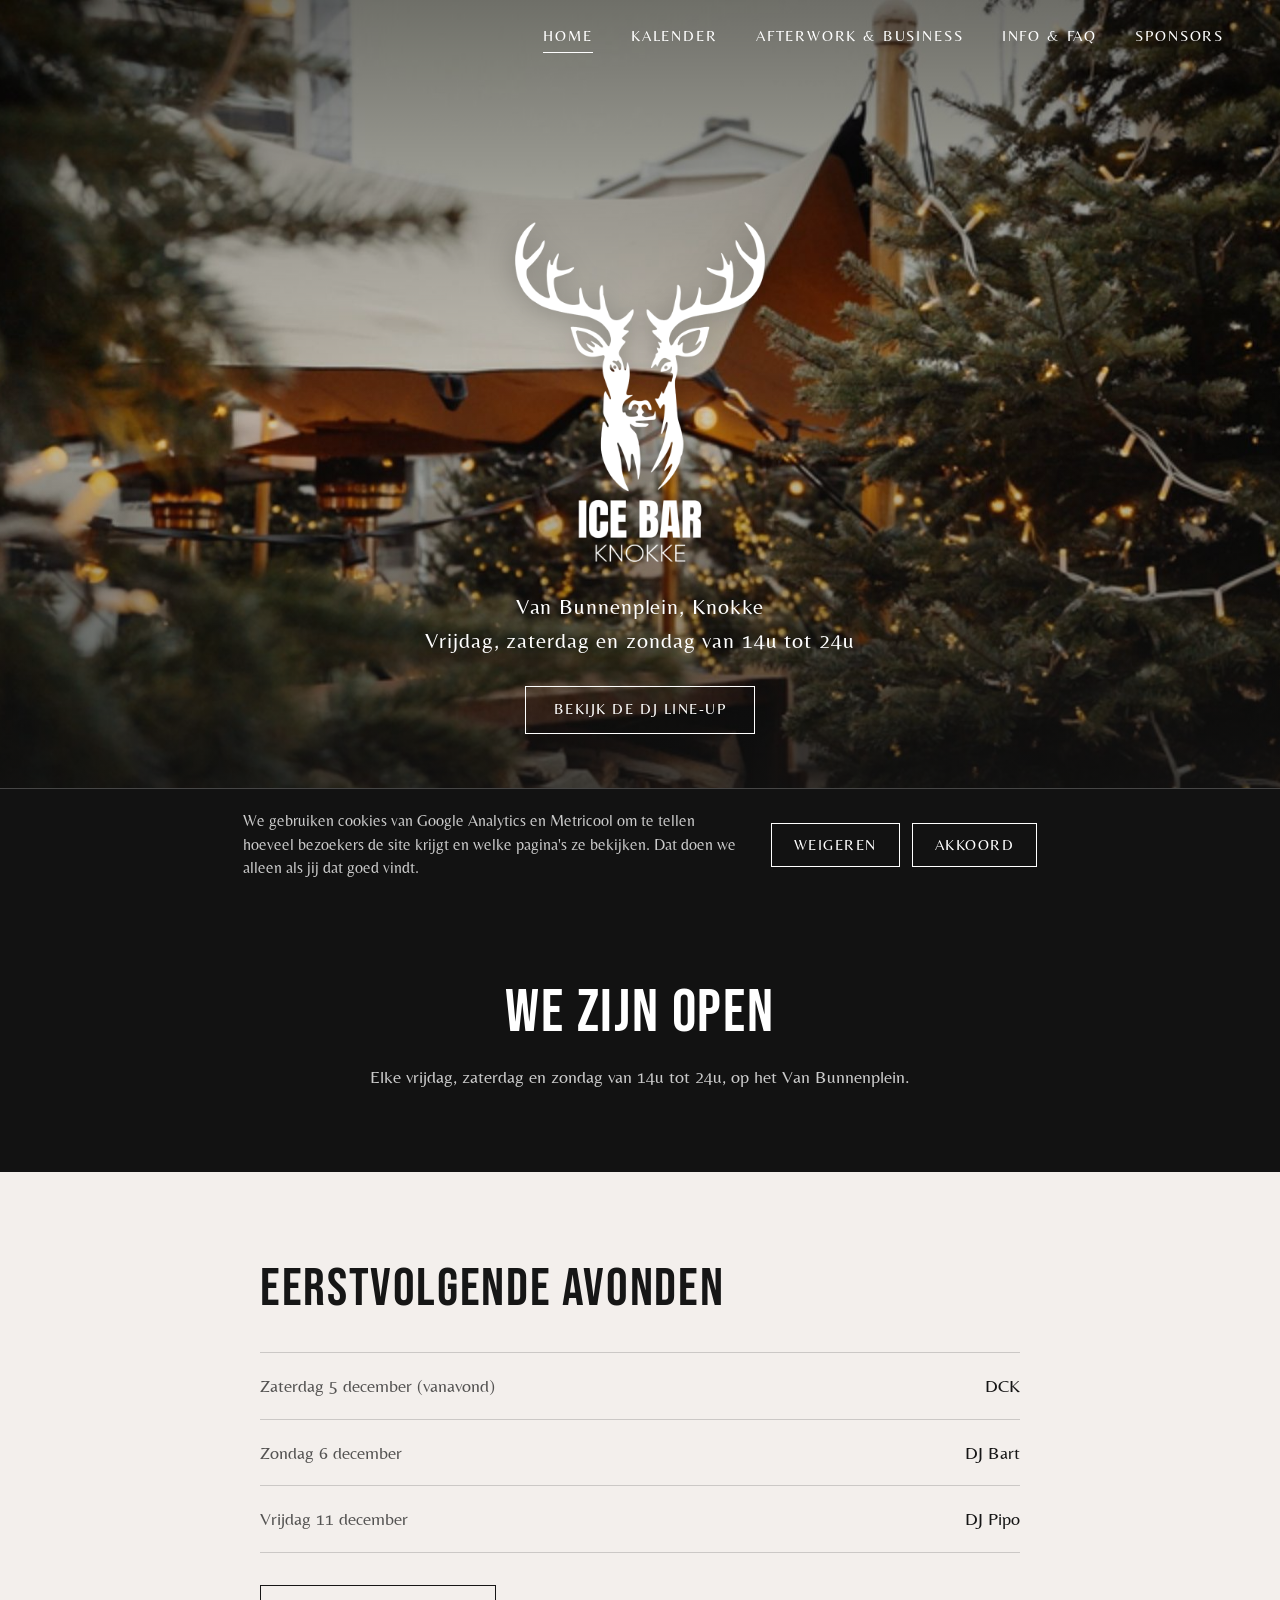
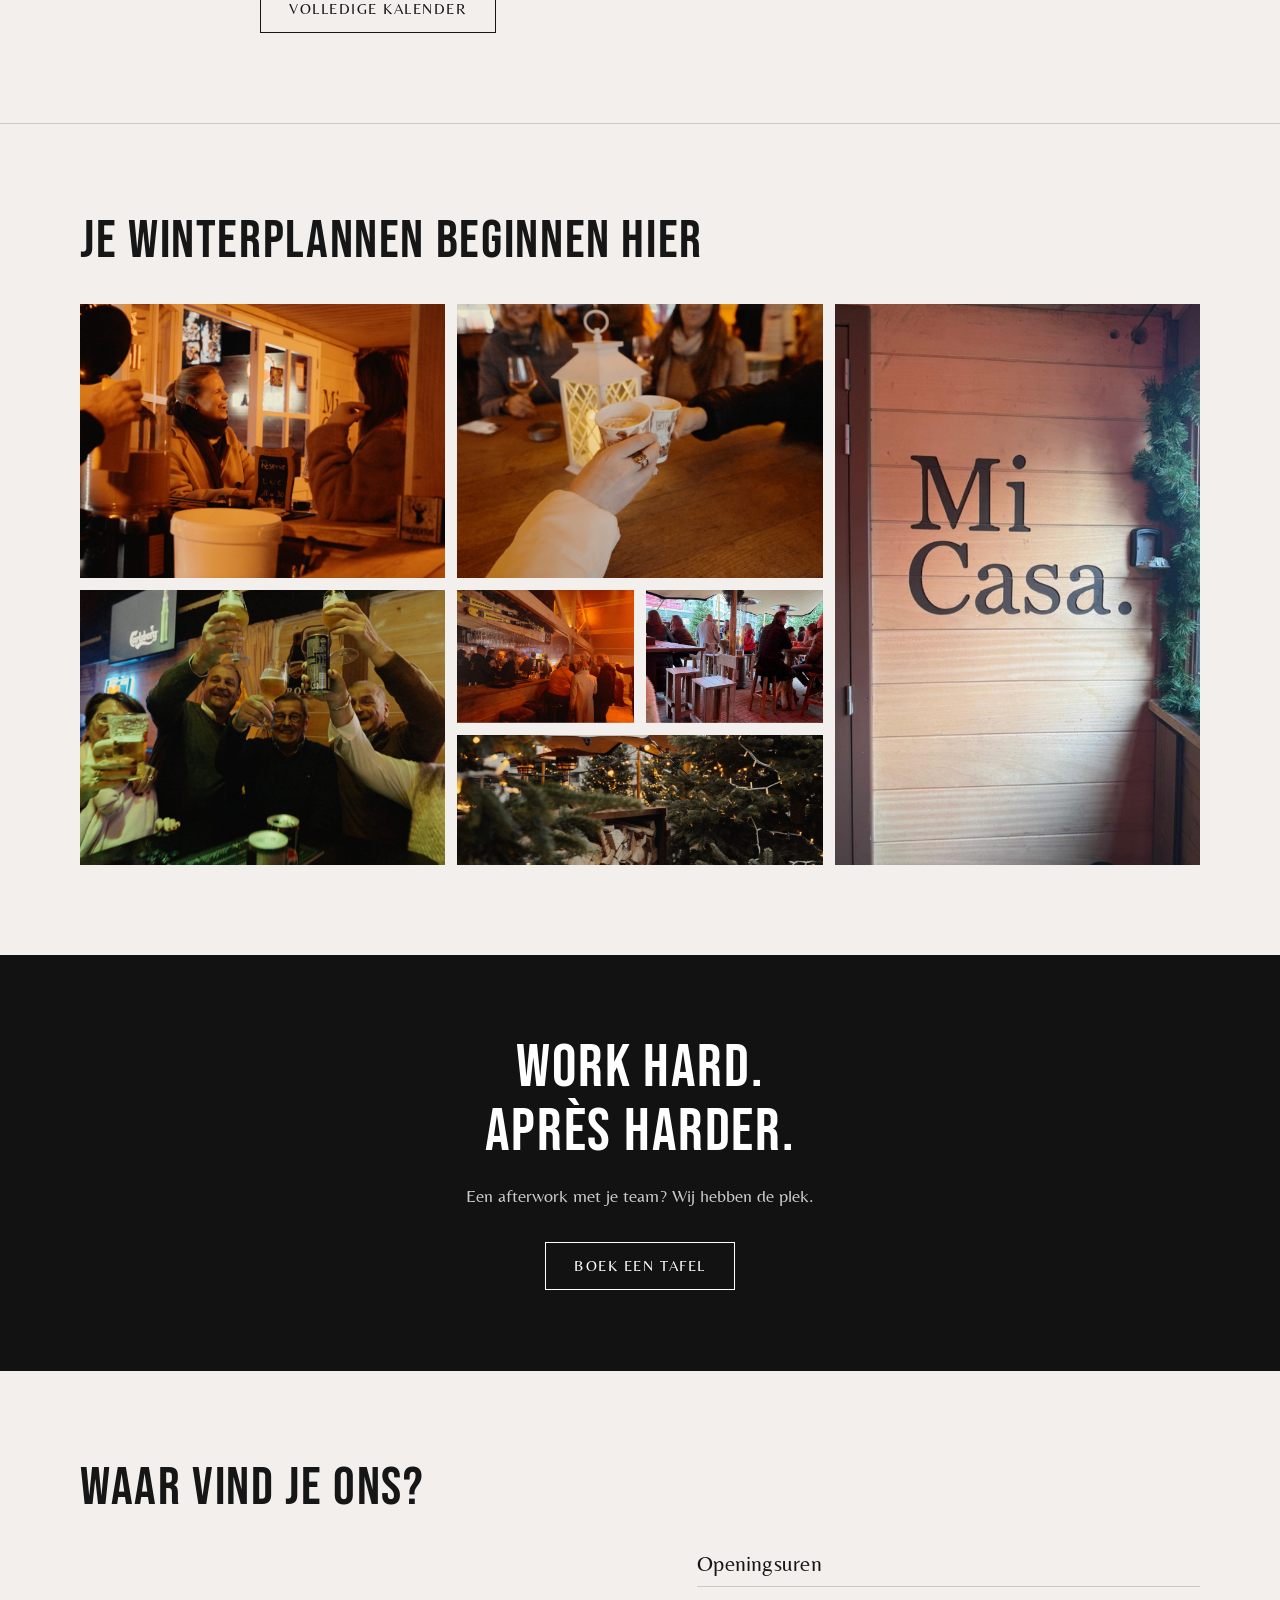
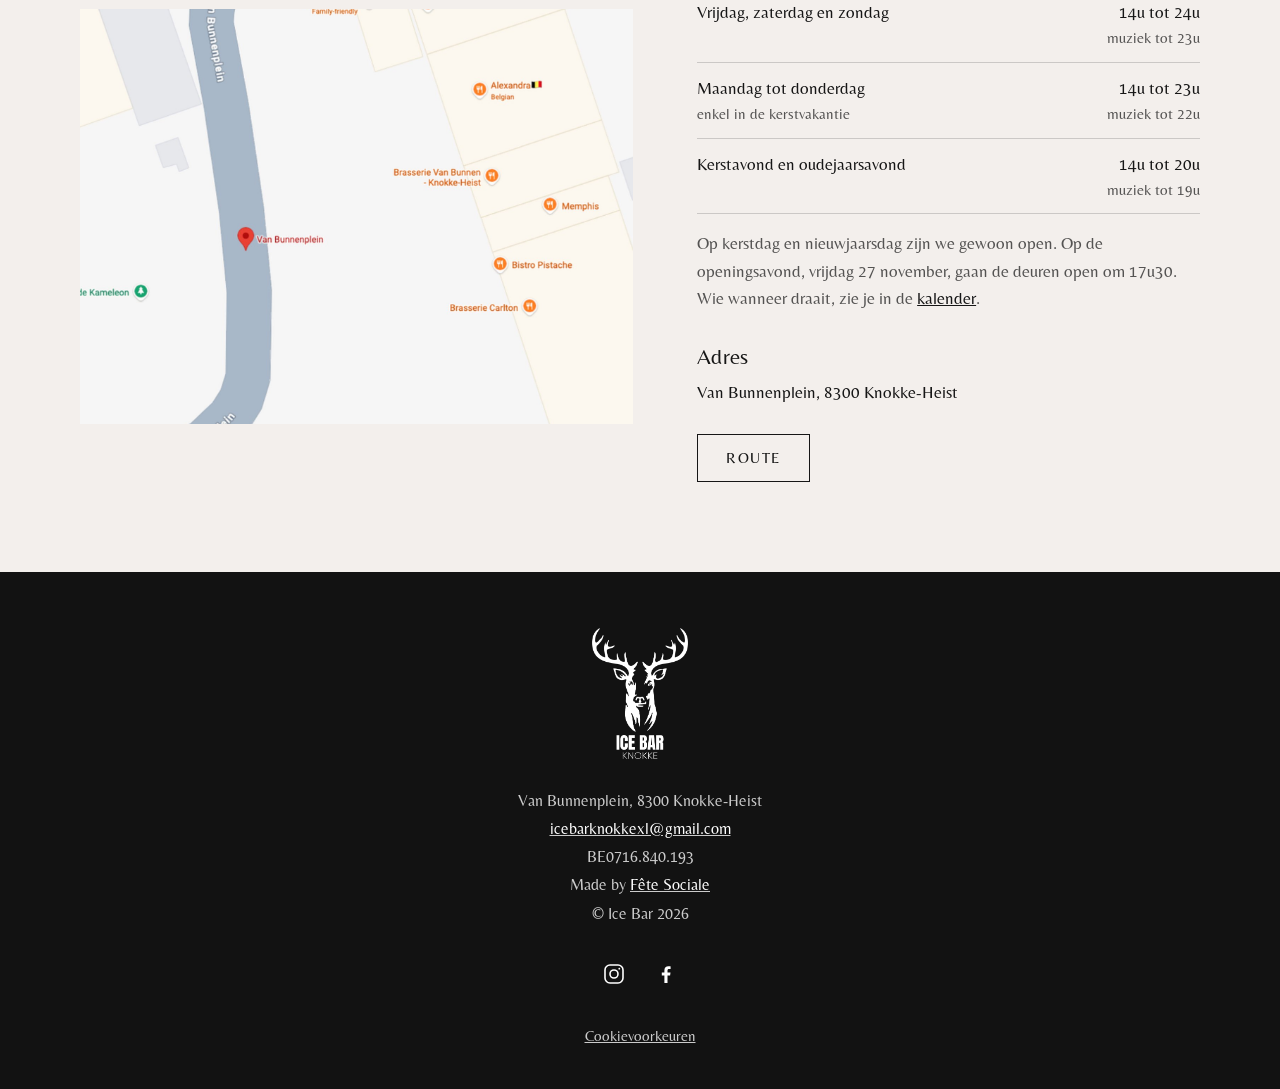
<file: index.html>
<!doctype html>
<html lang="nl-BE">
<head>
  <meta charset="utf-8">
  <meta name="viewport" content="width=device-width, initial-scale=1">
  <title>Ice Bar Knokke | Winterbar met dj's op het Van Bunnenplein</title>
  <meta name="description" content="De Ice Bar Knokke is de winterbar op het Van Bunnenplein in Knokke-Heist. Van 27 november tot 31 januari open op vrijdag, zaterdag en zondag, met dj's, afterworks en eindejaarsdrinks.">
  <meta name="theme-color" content="#121212">
  <link rel="canonical" href="https://icebarknokke.be/">
  <meta property="og:type" content="website">
  <meta property="og:site_name" content="Ice Bar Knokke">
  <meta property="og:locale" content="nl_BE">
  <meta property="og:url" content="https://icebarknokke.be/">
  <meta property="og:title" content="Ice Bar Knokke | Winterbar met dj's op het Van Bunnenplein">
  <meta property="og:description" content="De Ice Bar Knokke is de winterbar op het Van Bunnenplein in Knokke-Heist. Van 27 november tot 31 januari open op vrijdag, zaterdag en zondag, met dj's, afterworks en eindejaarsdrinks.">
  <meta property="og:image" content="https://icebarknokke.be/assets/og-image.jpg">
  <meta property="og:image:width" content="1200">
  <meta property="og:image:height" content="630">
  <meta name="twitter:card" content="summary_large_image">
  <link rel="icon" type="image/png" href="/assets/favicon.png">
  <link rel="apple-touch-icon" href="/assets/favicon.png">
  <link rel="preconnect" href="https://fonts.googleapis.com">
  <link rel="preconnect" href="https://fonts.gstatic.com" crossorigin>
  <link href="https://fonts.googleapis.com/css2?family=Bebas+Neue&family=Belleza&display=swap" rel="stylesheet">
  <link rel="stylesheet" href="/assets/site.css?v=bfe034d6">
  <link rel="preload" as="image" href="/assets/hero.jpg" media="(min-width: 701px), (orientation: landscape)">
  <link rel="preload" as="image" href="/assets/hero-mobile.jpg" media="(max-width: 700px) and (orientation: portrait)">
  <script type="application/ld+json">
{
 "@context": "https://schema.org",
 "@graph": [
  {
   "@type": "BarOrPub",
   "@id": "https://icebarknokke.be/#icebar",
   "name": "Ice Bar Knokke",
   "alternateName": [
    "Icebar Knokke",
    "Ice Bar Knokke XL"
   ],
   "description": "Winterbar in chaletstijl op het Van Bunnenplein in Knokke-Heist, met dj's, afterworks en eindejaarsdrinks. Open van 27 november 2026 tot 31 januari 2027.",
   "url": "https://icebarknokke.be/",
   "image": "https://icebarknokke.be/assets/og-image.jpg",
   "logo": "https://icebarknokke.be/assets/favicon.png",
   "email": "icebarknokkexl@gmail.com",
   "vatID": "BE0716840193",
   "address": {
    "@type": "PostalAddress",
    "streetAddress": "Van Bunnenplein",
    "postalCode": "8300",
    "addressLocality": "Knokke-Heist",
    "addressRegion": "West-Vlaanderen",
    "addressCountry": "BE"
   },
   "sameAs": [
    "https://www.instagram.com/icebarknokke/",
    "https://www.facebook.com/IcebarKnokkeXL"
   ],
   "openingHoursSpecification": [
    {
     "@type": "OpeningHoursSpecification",
     "dayOfWeek": [
      "Friday",
      "Saturday",
      "Sunday"
     ],
     "opens": "14:00",
     "closes": "00:00",
     "validFrom": "2026-11-27",
     "validThrough": "2027-01-31"
    }
   ],
   "specialOpeningHoursSpecification": [
    {
     "@type": "OpeningHoursSpecification",
     "validFrom": "2026-11-27",
     "validThrough": "2026-11-27",
     "opens": "17:30",
     "closes": "00:00"
    },
    {
     "@type": "OpeningHoursSpecification",
     "validFrom": "2026-12-21",
     "validThrough": "2026-12-23",
     "opens": "14:00",
     "closes": "23:00"
    },
    {
     "@type": "OpeningHoursSpecification",
     "validFrom": "2026-12-24",
     "validThrough": "2026-12-24",
     "opens": "14:00",
     "closes": "20:00"
    },
    {
     "@type": "OpeningHoursSpecification",
     "validFrom": "2026-12-28",
     "validThrough": "2026-12-30",
     "opens": "14:00",
     "closes": "23:00"
    },
    {
     "@type": "OpeningHoursSpecification",
     "validFrom": "2026-12-31",
     "validThrough": "2026-12-31",
     "opens": "14:00",
     "closes": "20:00"
    }
   ]
  },
  {
   "@type": "WebSite",
   "@id": "https://icebarknokke.be/#website",
   "url": "https://icebarknokke.be/",
   "name": "Ice Bar Knokke",
   "inLanguage": "nl-BE",
   "publisher": {
    "@id": "https://icebarknokke.be/#icebar"
   }
  }
 ]
}
  </script>
  <script src="/assets/cookies.js?v=560de797"></script>
  <!-- Google tag -->
  <script async src="https://www.googletagmanager.com/gtm.js?id=GTM-KKGQQDHX"></script>
  <script>
    window.dataLayer = window.dataLayer || [];
    function gtag(){dataLayer.push(arguments);}
    gtag('js', new Date());
  </script>
</head>
<body>
  <a class="skip" href="#inhoud">Naar de inhoud</a>
  <header class="top" id="top">
    <div class="bar">
      <button class="menu-btn" type="button" aria-expanded="false" aria-controls="menu">
        <svg viewBox="0 0 26 18" aria-hidden="true" fill="none" stroke="currentColor" stroke-width="1.5"><path d="M0 1h26M0 9h26M0 17h26"/></svg>
        Menu
      </button>
      <nav id="menu" aria-label="Hoofdmenu">
        <ul>
          <li><a href="/" aria-current="page">Home</a></li>
          <li><a href="/kalender">Kalender</a></li>
          <li><a href="/afterwork">Afterwork & business</a></li>
          <li><a href="/info">Info & FAQ</a></li>
          <li><a href="/sponsors">Sponsors</a></li>
        </ul>
      </nav>
    </div>
  </header>

  <main id="inhoud">
    <section class="hero fade">
      <picture>
        <source srcset="/assets/hero-mobile.jpg" media="(max-width: 700px) and (orientation: portrait)">
        <img src="/assets/hero.jpg" alt="Het houten chalet van de Ice Bar op het Van Bunnenplein, met het uithangbord en de lichtjes" width="1920" height="1080" fetchpriority="high">
      </picture>
      <div class="inner">
        <h1 class="visually-hidden">Ice Bar Knokke, winterbar met dj's op het Van Bunnenplein</h1>
        <img class="wordmark" src="/assets/logo-icebar-wit.png" alt="" width="662" height="900">
        <p class="hero-info" id="hero-info">Van Bunnenplein, Knokke<br>Opening vrijdag 27 november om 17u30</p>
        <a class="btn light" href="/kalender">Bekijk de DJ line-up</a>
      </div>
    </section>

    <section class="band" id="status" aria-live="polite">
      <p class="statement" data-big>Zelfde plek, nieuw seizoen</p>
      <p data-small>We openen op vrijdag 27 november vanaf 17u30 op het Van Bunnenplein.</p>
    </section>

    <section class="section upcoming">
      <div class="narrow">
        <h2 class="section-title">Eerstvolgende avonden</h2>
        <ol id="upcoming">
          <li><time class="when" datetime="2026-11-27">Vrijdag 27 november</time><span class="who">Opening met DJ Steve DK</span></li>
          <li><time class="when" datetime="2026-11-28">Zaterdag 28 november</time><span class="who">DJ VDC</span></li>
          <li><time class="when" datetime="2026-11-29">Zondag 29 november</time><span class="who">DJ Nicolas</span></li>
        </ol>
        <a class="btn" href="/kalender">Volledige kalender</a>
      </div>
    </section>

    <section class="section">
      <div class="wrap">
        <h2 class="section-title">Je winterplannen beginnen hier</h2>
        <div class="gallery">
          <div class="col">
            <img src="/assets/fotos/bar-tap.jpg" alt="Een tapper schenkt een glas aan de bar terwijl twee vriendinnen lachen" width="1260" height="909" loading="lazy">
            <img class="fill" src="/assets/fotos/vrienden-proost.jpg" alt="Een groep vrienden heft het glas aan de bar" width="1260" height="948" loading="lazy">
          </div>
          <div class="col">
            <img src="/assets/fotos/proost-lantaarn.jpg" alt="Twee mensen klinken met warme dranken naast een lantaarn" width="1278" height="909" loading="lazy">
            <div class="pair">
              <img src="/assets/fotos/bar-sfeer.jpg" alt="De toog van het chalet in warm licht" width="612" height="459" loading="lazy">
              <img src="/assets/fotos/terras.jpg" alt="Het terras met hoge tafels en krukken" width="618" height="459" loading="lazy">
            </div>
            <img class="fill" src="/assets/fotos/kerstboom.jpg" alt="Kerstbomen met lichtjes naast een stapel brandhout" width="1278" height="453" loading="lazy">
          </div>
          <div class="tall">
            <img src="/assets/fotos/mi-casa.jpg" alt="Houten deur met de tekst Mi Casa en een slinger van dennengroen" width="1317" height="1908" loading="lazy">
          </div>
        </div>
      </div>
    </section>

    <section class="band on-dark">
      <p class="statement">Work hard. Après harder.</p>
      <p>Een afterwork met je team? Wij hebben de plek.</p>
      <a class="btn" href="/afterwork#reserveren">Boek een tafel</a>
    </section>

    <section class="section">
      <div class="wrap">
        <h2 class="section-title">Waar vind je ons?</h2>
      <div class="find">
        <img class="map" src="/assets/fotos/kaart.jpg" alt="Kaart van het centrum van Knokke met het Van Bunnenplein aangeduid" width="1569" height="1269" loading="lazy">
        <div>
          <h3>Openingsuren</h3>
          <dl class="hours">
            <div><dt>Vrijdag, zaterdag en zondag</dt><dd>14u tot 24u <small>muziek tot 23u</small></dd></div>
            <div><dt>Maandag tot donderdag <small>enkel in de kerstvakantie</small></dt><dd>14u tot 23u <small>muziek tot 22u</small></dd></div>
            <div><dt>Kerstavond en oudejaarsavond</dt><dd>14u tot 20u <small>muziek tot 19u</small></dd></div>
          </dl>
          <p class="hours-note">Op kerstdag en nieuwjaarsdag zijn we gewoon open. Op de openingsavond, vrijdag 27 november, gaan de deuren open om 17u30. Wie wanneer draait, zie je in de <a href="/kalender">kalender</a>.</p>
          <h3>Adres</h3>
          <p>Van Bunnenplein, 8300 Knokke-Heist</p>
          <a class="btn" href="https://www.google.com/maps/dir/?api=1&destination=Van+Bunnenplein+Knokke-Heist" target="_blank" rel="noopener">Route</a>
        </div>
      </div>
      </div>
    </section>
  </main>

  <footer>
    <img class="wordmark" src="/assets/logo-icebar-wit.png" alt="Ice Bar Knokke" width="662" height="900" loading="lazy">
    <p>Van Bunnenplein, 8300 Knokke-Heist<br><a href="mailto:icebarknokkexl@gmail.com">icebarknokkexl@gmail.com</a><br>BE0716.840.193<br>Made by <a href="https://fetesociale.be/" target="_blank" rel="noopener">Fête Sociale</a><br>&copy; Ice Bar 2026</p>
    <ul class="socials">
      <li><a href="https://www.instagram.com/icebarknokke/" target="_blank" rel="noopener" aria-label="Ice Bar Knokke op Instagram"><svg viewBox="0 0 24 24" aria-hidden="true" fill="none" stroke="currentColor" stroke-width="1.6"><rect x="3" y="3" width="18" height="18" rx="5"/><circle cx="12" cy="12" r="4"/><circle cx="17.3" cy="6.7" r=".9" fill="currentColor" stroke="none"/></svg></a></li>
      <li><a href="https://www.facebook.com/IcebarKnokkeXL" target="_blank" rel="noopener" aria-label="Ice Bar Knokke op Facebook"><svg viewBox="0 0 24 24" aria-hidden="true" fill="currentColor"><path d="M13.5 21v-7.5h2.6l.4-3h-3V8.6c0-.9.3-1.5 1.5-1.5h1.6V4.4c-.3 0-1.2-.1-2.3-.1-2.3 0-3.9 1.4-3.9 4v2.2H7.8v3h2.6V21h3.1z"/></svg></a></li>
    </ul>
    <a class="back" href="#" data-cookies>Cookievoorkeuren</a>
  </footer>

  <script src="/assets/programma.js?v=c6fc65e4"></script>
  <script src="/assets/meten.js?v=b55d4b3d"></script>
  <script>
    // Menu op kleine schermen
    (function () {
      const top = document.getElementById("top");
      const btn = top.querySelector(".menu-btn");
      btn.addEventListener("click", () => {
        const open = top.classList.toggle("is-open");
        document.body.classList.toggle("menu-open", open);
        btn.setAttribute("aria-expanded", String(open));
        btn.lastChild.textContent = open ? " Sluiten" : " Menu";
      });
      addEventListener("keydown", e => {
        if (e.key === "Escape" && top.classList.contains("is-open")) btn.click();
      });
    })();

    ICEBAR.renderHeroInfo(document.getElementById("hero-info"));
    ICEBAR.renderStatus(document.getElementById("status"));
    ICEBAR.renderUpcoming(document.getElementById("upcoming"), 3);
  </script>
</body>
</html>
</file>
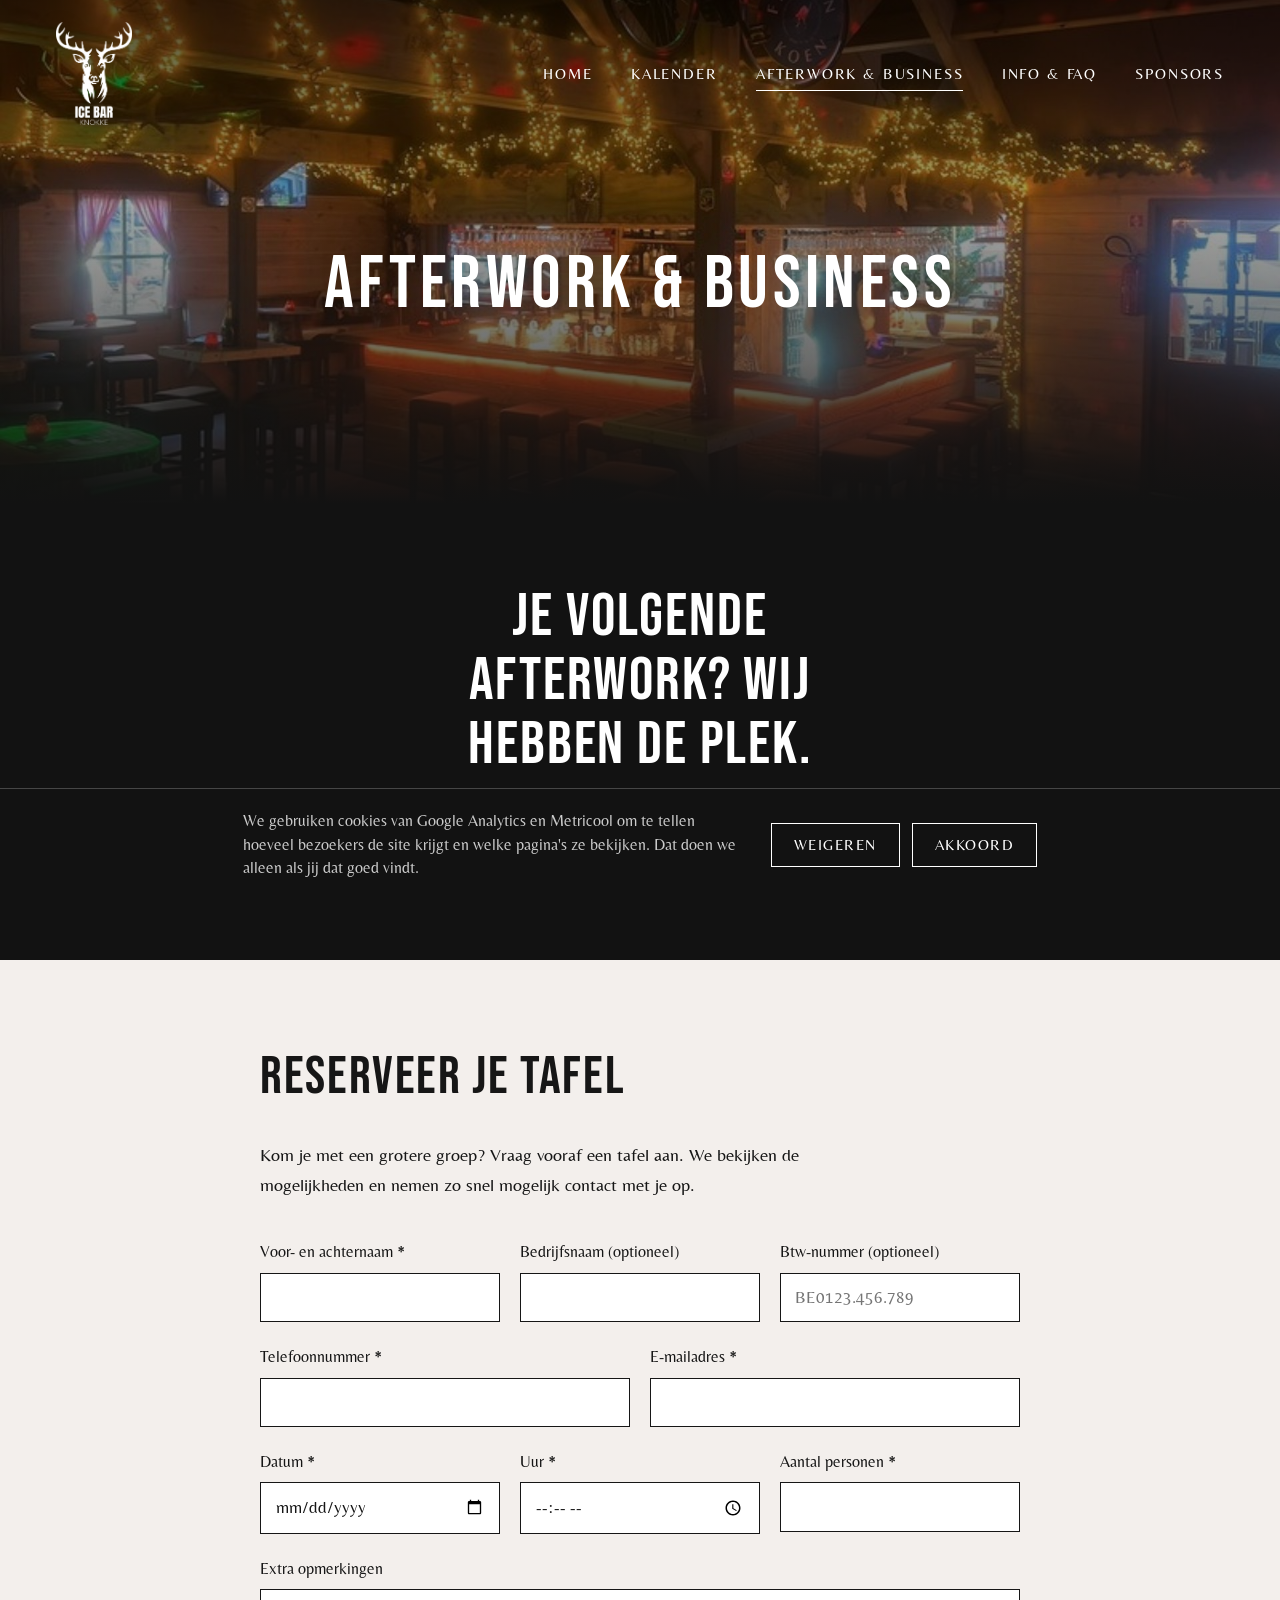
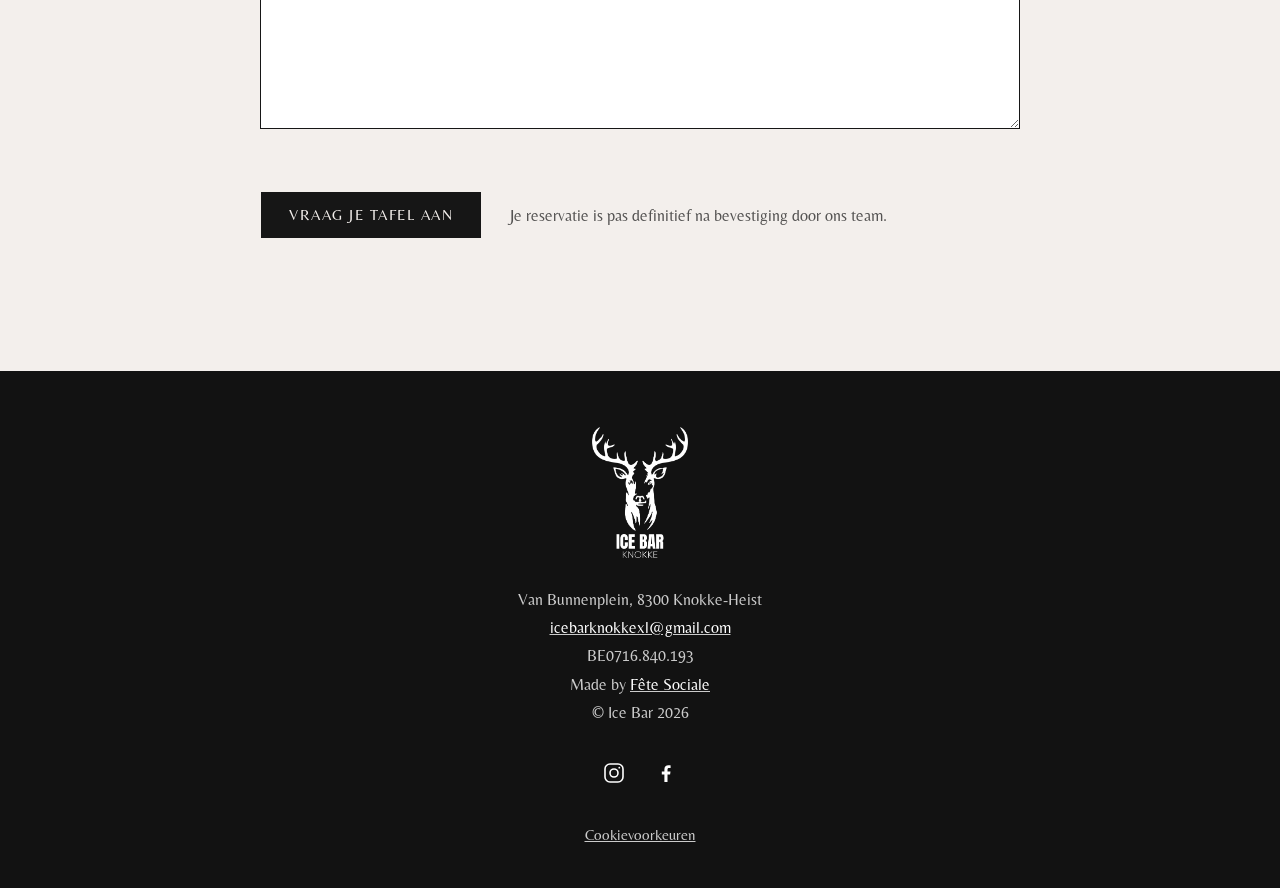
<file: afterwork.html>
<!doctype html>
<html lang="nl-BE">
<head>
  <meta charset="utf-8">
  <meta name="viewport" content="width=device-width, initial-scale=1">
  <title>Afterwork en bedrijfsdrink in Knokke | Ice Bar Knokke</title>
  <meta name="description" content="Een afterwork, bedrijfsdrink of eindejaarsdrink met je team in Knokke? Vraag een tafel aan in de Ice Bar op het Van Bunnenplein.">
  <meta name="theme-color" content="#121212">
  <link rel="canonical" href="https://icebarknokke.be/afterwork">
  <meta property="og:type" content="website">
  <meta property="og:site_name" content="Ice Bar Knokke">
  <meta property="og:locale" content="nl_BE">
  <meta property="og:url" content="https://icebarknokke.be/afterwork">
  <meta property="og:title" content="Afterwork en bedrijfsdrink in Knokke | Ice Bar Knokke">
  <meta property="og:description" content="Een afterwork, bedrijfsdrink of eindejaarsdrink met je team in Knokke? Vraag een tafel aan in de Ice Bar op het Van Bunnenplein.">
  <meta property="og:image" content="https://icebarknokke.be/assets/og-image.jpg">
  <meta property="og:image:width" content="1200">
  <meta property="og:image:height" content="630">
  <meta name="twitter:card" content="summary_large_image">
  <link rel="icon" type="image/png" href="/assets/favicon.png">
  <link rel="apple-touch-icon" href="/assets/favicon.png">
  <link rel="preconnect" href="https://fonts.googleapis.com">
  <link rel="preconnect" href="https://fonts.gstatic.com" crossorigin>
  <link href="https://fonts.googleapis.com/css2?family=Bebas+Neue&family=Belleza&display=swap" rel="stylesheet">
  <link rel="stylesheet" href="/assets/site.css?v=bfe034d6">
  <script type="application/ld+json">
{
 "@context": "https://schema.org",
 "@graph": [
  {
   "@type": "WebPage",
   "@id": "https://icebarknokke.be/afterwork#page",
   "url": "https://icebarknokke.be/afterwork",
   "name": "Afterwork en bedrijfsdrink in Knokke | Ice Bar Knokke",
   "description": "Een afterwork, bedrijfsdrink of eindejaarsdrink met je team in Knokke? Vraag een tafel aan in de Ice Bar op het Van Bunnenplein.",
   "inLanguage": "nl-BE",
   "about": {
    "@id": "https://icebarknokke.be/#icebar"
   },
   "isPartOf": {
    "@id": "https://icebarknokke.be/#website"
   }
  },
  {
   "@type": "BreadcrumbList",
   "itemListElement": [
    {
     "@type": "ListItem",
     "position": 1,
     "name": "Home",
     "item": "https://icebarknokke.be/"
    },
    {
     "@type": "ListItem",
     "position": 2,
     "name": "Afterwork en bedrijfsdrink in Knokke",
     "item": "https://icebarknokke.be/afterwork"
    }
   ]
  }
 ]
}
  </script>
  <script src="/assets/cookies.js?v=560de797"></script>
  <!-- Google tag -->
  <script async src="https://www.googletagmanager.com/gtm.js?id=GTM-KKGQQDHX"></script>
  <script>
    window.dataLayer = window.dataLayer || [];
    function gtag(){dataLayer.push(arguments);}
    gtag('js', new Date());
  </script>
</head>
<body>
  <a class="skip" href="#inhoud">Naar de inhoud</a>
  <header class="top" id="top">
    <div class="bar">
      <a class="brand" href="/" aria-label="Ice Bar Knokke, home"><img src="/assets/logo-icebar-wit.png" alt="" width="662" height="900"></a>
      <button class="menu-btn" type="button" aria-expanded="false" aria-controls="menu">
        <svg viewBox="0 0 26 18" aria-hidden="true" fill="none" stroke="currentColor" stroke-width="1.5"><path d="M0 1h26M0 9h26M0 17h26"/></svg>
        Menu
      </button>
      <nav id="menu" aria-label="Hoofdmenu">
        <ul>
          <li><a href="/">Home</a></li>
          <li><a href="/kalender">Kalender</a></li>
          <li><a href="/afterwork" aria-current="page">Afterwork & business</a></li>
          <li><a href="/info">Info & FAQ</a></li>
          <li><a href="/sponsors">Sponsors</a></li>
        </ul>
      </nav>
    </div>
  </header>
  <div class="page-head fade">
    <img class="bg" src="/assets/fotos/bar-binnen.jpg" alt="" width="1920" height="1080" fetchpriority="high">
    <h1>Afterwork &amp; business</h1>
  </div>

  <main id="inhoud">
    <section class="band">
      <h2 class="statement">Je volgende afterwork? Wij hebben de plek.</h2>
      <p class="lede">Een afterwork met de collega's, een eindejaarsdrink met het team of gewoon een goeie reden om samen iets te drinken. Onze chalet is de plek om na het werk samen te komen, bij te praten en het weekend in te zetten.</p>
    </section>

    <section class="section" id="reserveren">
      <div class="narrow">
        <h2 class="section-title">Reserveer je tafel</h2>
        <p class="lede">Kom je met een grotere groep? Vraag vooraf een tafel aan. We bekijken de mogelijkheden en nemen zo snel mogelijk contact met je op.</p>

        <form id="reservatie" class="form-grid" novalidate style="margin-top:40px" action="#" method="post">
          <div class="field">
            <label for="naam">Voor- en achternaam <abbr title="verplicht">*</abbr></label>
            <input id="naam" name="naam" type="text" required autocomplete="name">
            <p class="error" id="naam-error"></p>
          </div>
          <div class="field">
            <label for="bedrijf">Bedrijfsnaam (optioneel)</label>
            <input id="bedrijf" name="bedrijf" type="text" autocomplete="organization">
            <p class="error" id="bedrijf-error"></p>
          </div>
          <div class="field">
            <label for="btw">Btw-nummer (optioneel)</label>
            <input id="btw" name="btw" type="text" maxlength="20" autocomplete="off" placeholder="BE0123.456.789">
            <p class="error" id="btw-error"></p>
          </div>
          <div class="field half">
            <label for="telefoon">Telefoonnummer <abbr title="verplicht">*</abbr></label>
            <input id="telefoon" name="telefoon" type="tel" required autocomplete="tel" inputmode="tel">
            <p class="error" id="telefoon-error"></p>
          </div>
          <div class="field half">
            <label for="email">E-mailadres <abbr title="verplicht">*</abbr></label>
            <input id="email" name="email" type="email" required autocomplete="email" inputmode="email">
            <p class="error" id="email-error"></p>
          </div>
          <div class="field">
            <label for="datum">Datum <abbr title="verplicht">*</abbr></label>
            <input id="datum" name="datum" type="date" required min="2026-11-27" max="2027-01-31">
            <p class="error" id="datum-error"></p>
          </div>
          <div class="field">
            <label for="uur">Uur <abbr title="verplicht">*</abbr></label>
            <input id="uur" name="uur" type="time" required min="14:00">
            <p class="error" id="uur-error"></p>
          </div>
          <div class="field">
            <label for="personen">Aantal personen <abbr title="verplicht">*</abbr></label>
            <input id="personen" name="personen" type="number" required min="1" max="200" inputmode="numeric">
            <p class="error" id="personen-error"></p>
          </div>
          <div class="field wide">
            <label for="opmerkingen">Extra opmerkingen</label>
            <textarea id="opmerkingen" name="opmerkingen" ></textarea>
            <p class="error" id="opmerkingen-error"></p>
          </div>
          <div class="hp" aria-hidden="true"><label for="website">Website</label><input id="website" name="website" type="text" tabindex="-1" autocomplete="off"></div>
          <div class="cf-turnstile wide" data-sitekey="0x4AAAAAAGG7qMM5LzsFtW27" data-language="nl" data-theme="light" data-appearance="interaction-only" data-response-field-name="turnstile"></div>
          <div class="form-foot wide">
            <button class="btn btn-solid" type="submit">Vraag je tafel aan</button>
            <small>Je reservatie is pas definitief na bevestiging door ons team.</small>
          </div>
          <p class="form-status wide" id="form-status" role="status" aria-live="polite"></p>
        </form>
      </div>
    </section>
  </main>

  <footer>
    <img class="wordmark" src="/assets/logo-icebar-wit.png" alt="Ice Bar Knokke" width="662" height="900" loading="lazy">
    <p>Van Bunnenplein, 8300 Knokke-Heist<br><a href="mailto:icebarknokkexl@gmail.com">icebarknokkexl@gmail.com</a><br>BE0716.840.193<br>Made by <a href="https://fetesociale.be/" target="_blank" rel="noopener">Fête Sociale</a><br>&copy; Ice Bar 2026</p>
    <ul class="socials">
      <li><a href="https://www.instagram.com/icebarknokke/" target="_blank" rel="noopener" aria-label="Ice Bar Knokke op Instagram"><svg viewBox="0 0 24 24" aria-hidden="true" fill="none" stroke="currentColor" stroke-width="1.6"><rect x="3" y="3" width="18" height="18" rx="5"/><circle cx="12" cy="12" r="4"/><circle cx="17.3" cy="6.7" r=".9" fill="currentColor" stroke="none"/></svg></a></li>
      <li><a href="https://www.facebook.com/IcebarKnokkeXL" target="_blank" rel="noopener" aria-label="Ice Bar Knokke op Facebook"><svg viewBox="0 0 24 24" aria-hidden="true" fill="currentColor"><path d="M13.5 21v-7.5h2.6l.4-3h-3V8.6c0-.9.3-1.5 1.5-1.5h1.6V4.4c-.3 0-1.2-.1-2.3-.1-2.3 0-3.9 1.4-3.9 4v2.2H7.8v3h2.6V21h3.1z"/></svg></a></li>
    </ul>
    <a class="back" href="#" data-cookies>Cookievoorkeuren</a>
  </footer>

  <script src="https://challenges.cloudflare.com/turnstile/v0/api.js" async defer></script>
  <script src="/assets/programma.js?v=c6fc65e4"></script>
  <script src="/assets/meten.js?v=b55d4b3d"></script>
  <script>
    // Menu op kleine schermen
    (function () {
      const top = document.getElementById("top");
      const btn = top.querySelector(".menu-btn");
      btn.addEventListener("click", () => {
        const open = top.classList.toggle("is-open");
        document.body.classList.toggle("menu-open", open);
        btn.setAttribute("aria-expanded", String(open));
        btn.lastChild.textContent = open ? " Sluiten" : " Menu";
      });
      addEventListener("keydown", e => {
        if (e.key === "Escape" && top.classList.contains("is-open")) btn.click();
      });
    })();

    // Reservatieformulier. ENDPOINT is de Worker (worker/index.js) die de aanvraag doormailt.
    // Lukt het verzenden niet, dan verwijst het formulier naar het mailadres.
    (function () {
      const ENDPOINT = "/api/reservatie";
      const form = document.getElementById("reservatie");
      const status = document.getElementById("form-status");
      const messages = {
        valueMissing: "Vul dit veld in.",
        typeMismatch: "Dat ziet er niet juist uit. Kijk de invoer even na.",
        rangeUnderflow: "Die waarde is te laag.",
        rangeOverflow: "Die waarde is te hoog."
      };

      function check(input) {
        const field = input.closest(".field");
        if (!field) return true;
        const err = field.querySelector(".error");
        if (input.validity.valid) { field.classList.remove("is-invalid"); err.textContent = ""; return true; }
        const key = Object.keys(messages).find(k => input.validity[k]) || "typeMismatch";
        field.classList.add("is-invalid");
        err.textContent = messages[key];
        return false;
      }

      form.querySelectorAll("input, textarea").forEach(i => {
        i.addEventListener("blur", () => check(i));
        i.addEventListener("input", () => { if (i.closest(".field")?.classList.contains("is-invalid")) check(i); });
      });

      form.addEventListener("input", () => window.ICEBAR_METEN("form_start", { form_name: "tafelaanvraag" }), { once: true });

      form.addEventListener("submit", async e => {
        e.preventDefault();
        status.className = "form-status wide";
        status.textContent = "";
        const inputs = [...form.querySelectorAll(".field input, .field textarea")];
        const firstBad = inputs.filter(i => !check(i))[0];
        if (firstBad) { firstBad.focus(); return; }
        if (form.website.value) return; // spam

        const btn = form.querySelector("button[type=submit]");
        if (!ENDPOINT) {
          status.classList.add("is-error");
          status.textContent = "Het formulier is nog niet gekoppeld. Mail je aanvraag voorlopig naar icebarknokkexl@gmail.com.";
          return;
        }
        btn.disabled = true;
        btn.textContent = "Even geduld";
        const data = Object.fromEntries(new FormData(form).entries());
        delete data.website;
        let failure = "Verzenden is niet gelukt. Probeer het nog eens, of mail naar icebarknokkexl@gmail.com.";
        try {
          const res = await fetch(ENDPOINT, { method: "POST", headers: { "Content-Type": "application/json" }, body: JSON.stringify(data) });
          if (res.status === 403 || res.status === 429) failure = "De controle tegen spam is niet gelukt. Wacht even en probeer het opnieuw, of mail naar icebarknokkexl@gmail.com.";
          if (!res.ok) throw new Error(res.status);
          window.ICEBAR_METEN("generate_lead", { form_name: "tafelaanvraag", personen: Number(data.personen), datum: data.datum });
          form.reset();
          status.classList.add("is-success");
          const title = document.createElement("strong");
          title.textContent = "Aanvraag ontvangen, nog niet bevestigd";
          status.append(title, "Je tafel is nog niet gereserveerd. De reservatie is pas definitief nadat ons team ze bevestigd heeft. We nemen zo snel mogelijk contact met je op.");
          status.scrollIntoView({ block: "nearest", behavior: "smooth" });
        } catch (err) {
          window.ICEBAR_METEN("form_error", { form_name: "tafelaanvraag" });
          status.classList.add("is-error");
          status.textContent = failure;
        } finally {
          // Een controlecode is maar één keer geldig, dus telkens een nieuwe vragen.
          if (window.turnstile) window.turnstile.reset();
          btn.disabled = false;
          btn.textContent = "Vraag je tafel aan";
        }
      });
    })();
  </script>
</body>
</html>
</file>
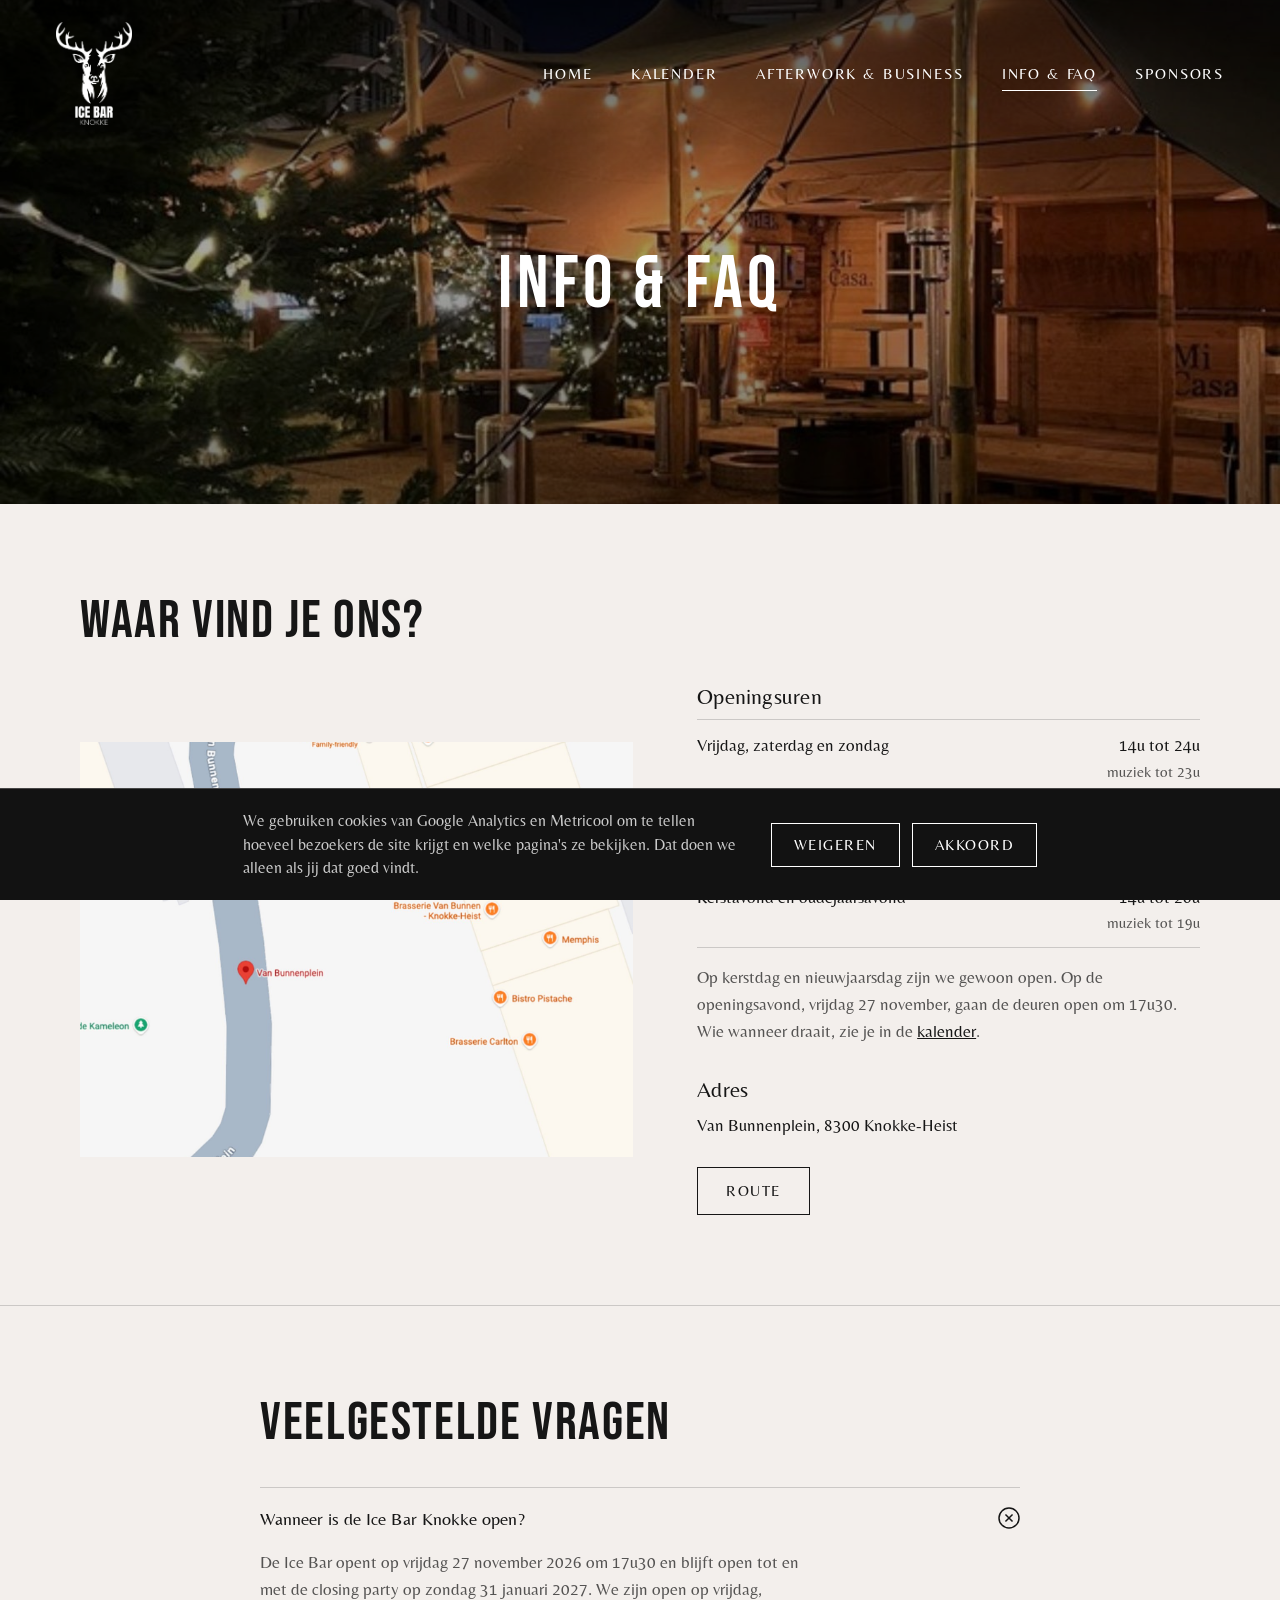
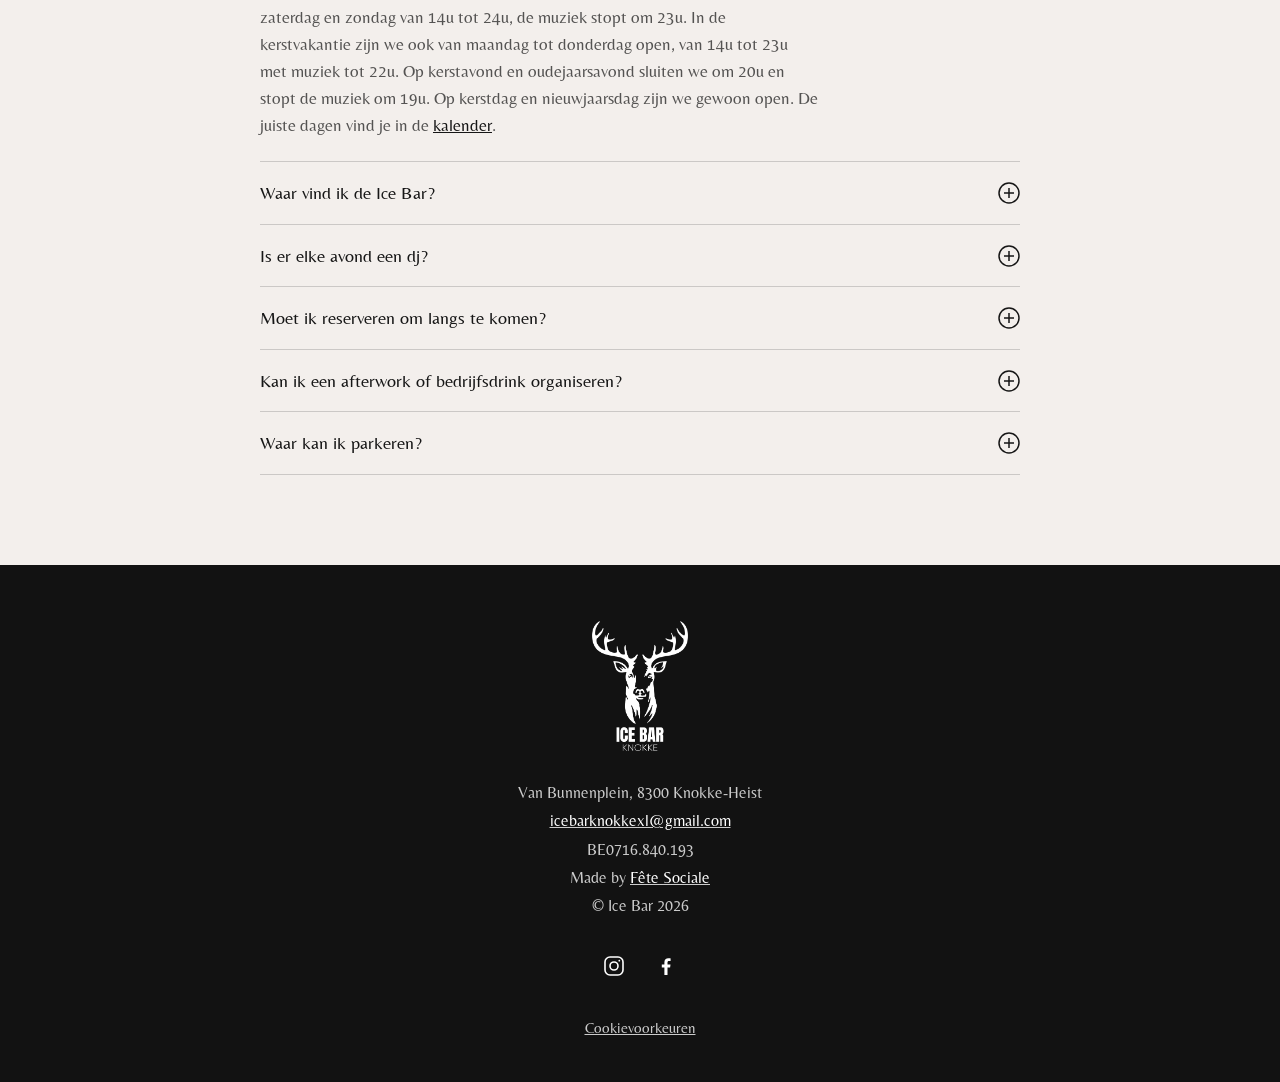
<file: info.html>
<!doctype html>
<html lang="nl-BE">
<head>
  <meta charset="utf-8">
  <meta name="viewport" content="width=device-width, initial-scale=1">
  <title>Openingsuren, adres en veelgestelde vragen | Ice Bar Knokke</title>
  <meta name="description" content="Openingsuren, adres, parkeren en antwoorden op de meest gestelde vragen over de Ice Bar Knokke op het Van Bunnenplein.">
  <meta name="theme-color" content="#121212">
  <link rel="canonical" href="https://icebarknokke.be/info">
  <meta property="og:type" content="website">
  <meta property="og:site_name" content="Ice Bar Knokke">
  <meta property="og:locale" content="nl_BE">
  <meta property="og:url" content="https://icebarknokke.be/info">
  <meta property="og:title" content="Openingsuren, adres en veelgestelde vragen | Ice Bar Knokke">
  <meta property="og:description" content="Openingsuren, adres, parkeren en antwoorden op de meest gestelde vragen over de Ice Bar Knokke op het Van Bunnenplein.">
  <meta property="og:image" content="https://icebarknokke.be/assets/og-image.jpg">
  <meta property="og:image:width" content="1200">
  <meta property="og:image:height" content="630">
  <meta name="twitter:card" content="summary_large_image">
  <link rel="icon" type="image/png" href="/assets/favicon.png">
  <link rel="apple-touch-icon" href="/assets/favicon.png">
  <link rel="preconnect" href="https://fonts.googleapis.com">
  <link rel="preconnect" href="https://fonts.gstatic.com" crossorigin>
  <link href="https://fonts.googleapis.com/css2?family=Bebas+Neue&family=Belleza&display=swap" rel="stylesheet">
  <link rel="stylesheet" href="/assets/site.css?v=bfe034d6">
  <script type="application/ld+json">
{
 "@context": "https://schema.org",
 "@graph": [
  {
   "@type": "WebPage",
   "@id": "https://icebarknokke.be/info#page",
   "url": "https://icebarknokke.be/info",
   "name": "Openingsuren, adres en veelgestelde vragen | Ice Bar Knokke",
   "description": "Openingsuren, adres, parkeren en antwoorden op de meest gestelde vragen over de Ice Bar Knokke op het Van Bunnenplein.",
   "inLanguage": "nl-BE",
   "about": {
    "@id": "https://icebarknokke.be/#icebar"
   },
   "isPartOf": {
    "@id": "https://icebarknokke.be/#website"
   }
  },
  {
   "@type": "BreadcrumbList",
   "itemListElement": [
    {
     "@type": "ListItem",
     "position": 1,
     "name": "Home",
     "item": "https://icebarknokke.be/"
    },
    {
     "@type": "ListItem",
     "position": 2,
     "name": "Openingsuren, adres en veelgestelde vragen",
     "item": "https://icebarknokke.be/info"
    }
   ]
  },
  {
   "@type": "FAQPage",
   "@id": "https://icebarknokke.be/info#faq",
   "mainEntity": [
    {
     "@type": "Question",
     "name": "Wanneer is de Ice Bar Knokke open?",
     "acceptedAnswer": {
      "@type": "Answer",
      "text": "De Ice Bar opent op vrijdag 27 november 2026 om 17u30 en blijft open tot en met de closing party op zondag 31 januari 2027. We zijn open op vrijdag, zaterdag en zondag van 14u tot 24u, de muziek stopt om 23u. In de kerstvakantie zijn we ook van maandag tot donderdag open, van 14u tot 23u met muziek tot 22u. Op kerstavond en oudejaarsavond sluiten we om 20u en stopt de muziek om 19u. Op kerstdag en nieuwjaarsdag zijn we gewoon open. De juiste dagen vind je in de kalender."
     }
    },
    {
     "@type": "Question",
     "name": "Waar vind ik de Ice Bar?",
     "acceptedAnswer": {
      "@type": "Answer",
      "text": "Op het Van Bunnenplein in Knokke-Heist, vlak bij de Zeedijk en de Lippenslaan."
     }
    },
    {
     "@type": "Question",
     "name": "Is er elke avond een dj?",
     "acceptedAnswer": {
      "@type": "Answer",
      "text": "Ja. Elke avond dat we open zijn, staat er een dj achter de draaitafel. Wie wanneer draait, zie je in de dj line-up."
     }
    },
    {
     "@type": "Question",
     "name": "Moet ik reserveren om langs te komen?",
     "acceptedAnswer": {
      "@type": "Answer",
      "text": "Nee, iedereen is welkom. Het is wel aangeraden als je met een grote groep komt en zeker wilt zijn van een tafel. Meer info vind je bij afterwork & business."
     }
    },
    {
     "@type": "Question",
     "name": "Kan ik een afterwork of bedrijfsdrink organiseren?",
     "acceptedAnswer": {
      "@type": "Answer",
      "text": "Ja. Voor een afterwork, bedrijfsdrink of eindejaarsdrink met je team vraag je vooraf een tafel aan via het formulier bij afterwork & business. Je reservatie is pas definitief na bevestiging door ons team."
     }
    },
    {
     "@type": "Question",
     "name": "Waar kan ik parkeren?",
     "acceptedAnswer": {
      "@type": "Answer",
      "text": "Rond het Van Bunnenplein zijn er verschillende parkeermogelijkheden: in de Lippenslaan, de Van Bunnenlaan en op de Zeedijk."
     }
    }
   ]
  }
 ]
}
  </script>
  <script src="/assets/cookies.js?v=560de797"></script>
  <!-- Google tag -->
  <script async src="https://www.googletagmanager.com/gtm.js?id=GTM-KKGQQDHX"></script>
  <script>
    window.dataLayer = window.dataLayer || [];
    function gtag(){dataLayer.push(arguments);}
    gtag('js', new Date());
  </script>
</head>
<body>
  <a class="skip" href="#inhoud">Naar de inhoud</a>
  <header class="top" id="top">
    <div class="bar">
      <a class="brand" href="/" aria-label="Ice Bar Knokke, home"><img src="/assets/logo-icebar-wit.png" alt="" width="662" height="900"></a>
      <button class="menu-btn" type="button" aria-expanded="false" aria-controls="menu">
        <svg viewBox="0 0 26 18" aria-hidden="true" fill="none" stroke="currentColor" stroke-width="1.5"><path d="M0 1h26M0 9h26M0 17h26"/></svg>
        Menu
      </button>
      <nav id="menu" aria-label="Hoofdmenu">
        <ul>
          <li><a href="/">Home</a></li>
          <li><a href="/kalender">Kalender</a></li>
          <li><a href="/afterwork">Afterwork & business</a></li>
          <li><a href="/info" aria-current="page">Info & FAQ</a></li>
          <li><a href="/sponsors">Sponsors</a></li>
        </ul>
      </nav>
    </div>
  </header>
  <div class="page-head">
    <img class="bg" src="/assets/fotos/tent-avond.jpg" alt="" width="1920" height="1080" fetchpriority="high">
    <h1>Info &amp; FAQ</h1>
  </div>

  <main id="inhoud">
    <section class="section">
      <div class="wrap">
        <h2 class="section-title">Waar vind je ons?</h2>
      <div class="find">
        <img class="map" src="/assets/fotos/kaart.jpg" alt="Kaart van het centrum van Knokke met het Van Bunnenplein aangeduid" width="1569" height="1269" loading="lazy">
        <div>
          <h3>Openingsuren</h3>
          <dl class="hours">
            <div><dt>Vrijdag, zaterdag en zondag</dt><dd>14u tot 24u <small>muziek tot 23u</small></dd></div>
            <div><dt>Maandag tot donderdag <small>enkel in de kerstvakantie</small></dt><dd>14u tot 23u <small>muziek tot 22u</small></dd></div>
            <div><dt>Kerstavond en oudejaarsavond</dt><dd>14u tot 20u <small>muziek tot 19u</small></dd></div>
          </dl>
          <p class="hours-note">Op kerstdag en nieuwjaarsdag zijn we gewoon open. Op de openingsavond, vrijdag 27 november, gaan de deuren open om 17u30. Wie wanneer draait, zie je in de <a href="/kalender">kalender</a>.</p>
          <h3>Adres</h3>
          <p>Van Bunnenplein, 8300 Knokke-Heist</p>
          <a class="btn" href="https://www.google.com/maps/dir/?api=1&destination=Van+Bunnenplein+Knokke-Heist" target="_blank" rel="noopener">Route</a>
        </div>
      </div>
      </div>
    </section>

    <section class="section">
      <div class="narrow faq">
        <h2 class="section-title">Veelgestelde vragen</h2>
          <details open>
            <summary>Wanneer is de Ice Bar Knokke open?<svg viewBox="0 0 22 22" aria-hidden="true" fill="none" stroke="currentColor" stroke-width="1.5"><circle cx="11" cy="11" r="10"/><path d="M11 6v10M6 11h10"/></svg></summary>
            <div class="answer"><p>De Ice Bar opent op vrijdag 27 november 2026 om 17u30 en blijft open tot en met de closing party op zondag 31 januari 2027. We zijn open op vrijdag, zaterdag en zondag van 14u tot 24u, de muziek stopt om 23u. In de kerstvakantie zijn we ook van maandag tot donderdag open, van 14u tot 23u met muziek tot 22u. Op kerstavond en oudejaarsavond sluiten we om 20u en stopt de muziek om 19u. Op kerstdag en nieuwjaarsdag zijn we gewoon open. De juiste dagen vind je in de <a href="/kalender">kalender</a>.</p></div>
          </details>
          <details>
            <summary>Waar vind ik de Ice Bar?<svg viewBox="0 0 22 22" aria-hidden="true" fill="none" stroke="currentColor" stroke-width="1.5"><circle cx="11" cy="11" r="10"/><path d="M11 6v10M6 11h10"/></svg></summary>
            <div class="answer"><p>Op het Van Bunnenplein in Knokke-Heist, vlak bij de Zeedijk en de Lippenslaan.</p></div>
          </details>
          <details>
            <summary>Is er elke avond een dj?<svg viewBox="0 0 22 22" aria-hidden="true" fill="none" stroke="currentColor" stroke-width="1.5"><circle cx="11" cy="11" r="10"/><path d="M11 6v10M6 11h10"/></svg></summary>
            <div class="answer"><p>Ja. Elke avond dat we open zijn, staat er een dj achter de draaitafel. Wie wanneer draait, zie je in de <a href="/kalender">dj line-up</a>.</p></div>
          </details>
          <details>
            <summary>Moet ik reserveren om langs te komen?<svg viewBox="0 0 22 22" aria-hidden="true" fill="none" stroke="currentColor" stroke-width="1.5"><circle cx="11" cy="11" r="10"/><path d="M11 6v10M6 11h10"/></svg></summary>
            <div class="answer"><p>Nee, iedereen is welkom. Het is wel aangeraden als je met een grote groep komt en zeker wilt zijn van een tafel. Meer info vind je bij <a href="/afterwork">afterwork &amp; business</a>.</p></div>
          </details>
          <details>
            <summary>Kan ik een afterwork of bedrijfsdrink organiseren?<svg viewBox="0 0 22 22" aria-hidden="true" fill="none" stroke="currentColor" stroke-width="1.5"><circle cx="11" cy="11" r="10"/><path d="M11 6v10M6 11h10"/></svg></summary>
            <div class="answer"><p>Ja. Voor een afterwork, bedrijfsdrink of eindejaarsdrink met je team vraag je vooraf een tafel aan via het formulier bij <a href="/afterwork#reserveren">afterwork &amp; business</a>. Je reservatie is pas definitief na bevestiging door ons team.</p></div>
          </details>
          <details>
            <summary>Waar kan ik parkeren?<svg viewBox="0 0 22 22" aria-hidden="true" fill="none" stroke="currentColor" stroke-width="1.5"><circle cx="11" cy="11" r="10"/><path d="M11 6v10M6 11h10"/></svg></summary>
            <div class="answer"><p>Rond het Van Bunnenplein zijn er verschillende parkeermogelijkheden: in de Lippenslaan, de Van Bunnenlaan en op de Zeedijk.</p></div>
          </details>
      </div>
    </section>
  </main>

  <footer>
    <img class="wordmark" src="/assets/logo-icebar-wit.png" alt="Ice Bar Knokke" width="662" height="900" loading="lazy">
    <p>Van Bunnenplein, 8300 Knokke-Heist<br><a href="mailto:icebarknokkexl@gmail.com">icebarknokkexl@gmail.com</a><br>BE0716.840.193<br>Made by <a href="https://fetesociale.be/" target="_blank" rel="noopener">Fête Sociale</a><br>&copy; Ice Bar 2026</p>
    <ul class="socials">
      <li><a href="https://www.instagram.com/icebarknokke/" target="_blank" rel="noopener" aria-label="Ice Bar Knokke op Instagram"><svg viewBox="0 0 24 24" aria-hidden="true" fill="none" stroke="currentColor" stroke-width="1.6"><rect x="3" y="3" width="18" height="18" rx="5"/><circle cx="12" cy="12" r="4"/><circle cx="17.3" cy="6.7" r=".9" fill="currentColor" stroke="none"/></svg></a></li>
      <li><a href="https://www.facebook.com/IcebarKnokkeXL" target="_blank" rel="noopener" aria-label="Ice Bar Knokke op Facebook"><svg viewBox="0 0 24 24" aria-hidden="true" fill="currentColor"><path d="M13.5 21v-7.5h2.6l.4-3h-3V8.6c0-.9.3-1.5 1.5-1.5h1.6V4.4c-.3 0-1.2-.1-2.3-.1-2.3 0-3.9 1.4-3.9 4v2.2H7.8v3h2.6V21h3.1z"/></svg></a></li>
    </ul>
    <a class="back" href="#" data-cookies>Cookievoorkeuren</a>
  </footer>

  <script src="/assets/programma.js?v=c6fc65e4"></script>
  <script src="/assets/meten.js?v=b55d4b3d"></script>
  <script>
    // Menu op kleine schermen
    (function () {
      const top = document.getElementById("top");
      const btn = top.querySelector(".menu-btn");
      btn.addEventListener("click", () => {
        const open = top.classList.toggle("is-open");
        document.body.classList.toggle("menu-open", open);
        btn.setAttribute("aria-expanded", String(open));
        btn.lastChild.textContent = open ? " Sluiten" : " Menu";
      });
      addEventListener("keydown", e => {
        if (e.key === "Escape" && top.classList.contains("is-open")) btn.click();
      });
    })();
  </script>
</body>
</html>
</file>
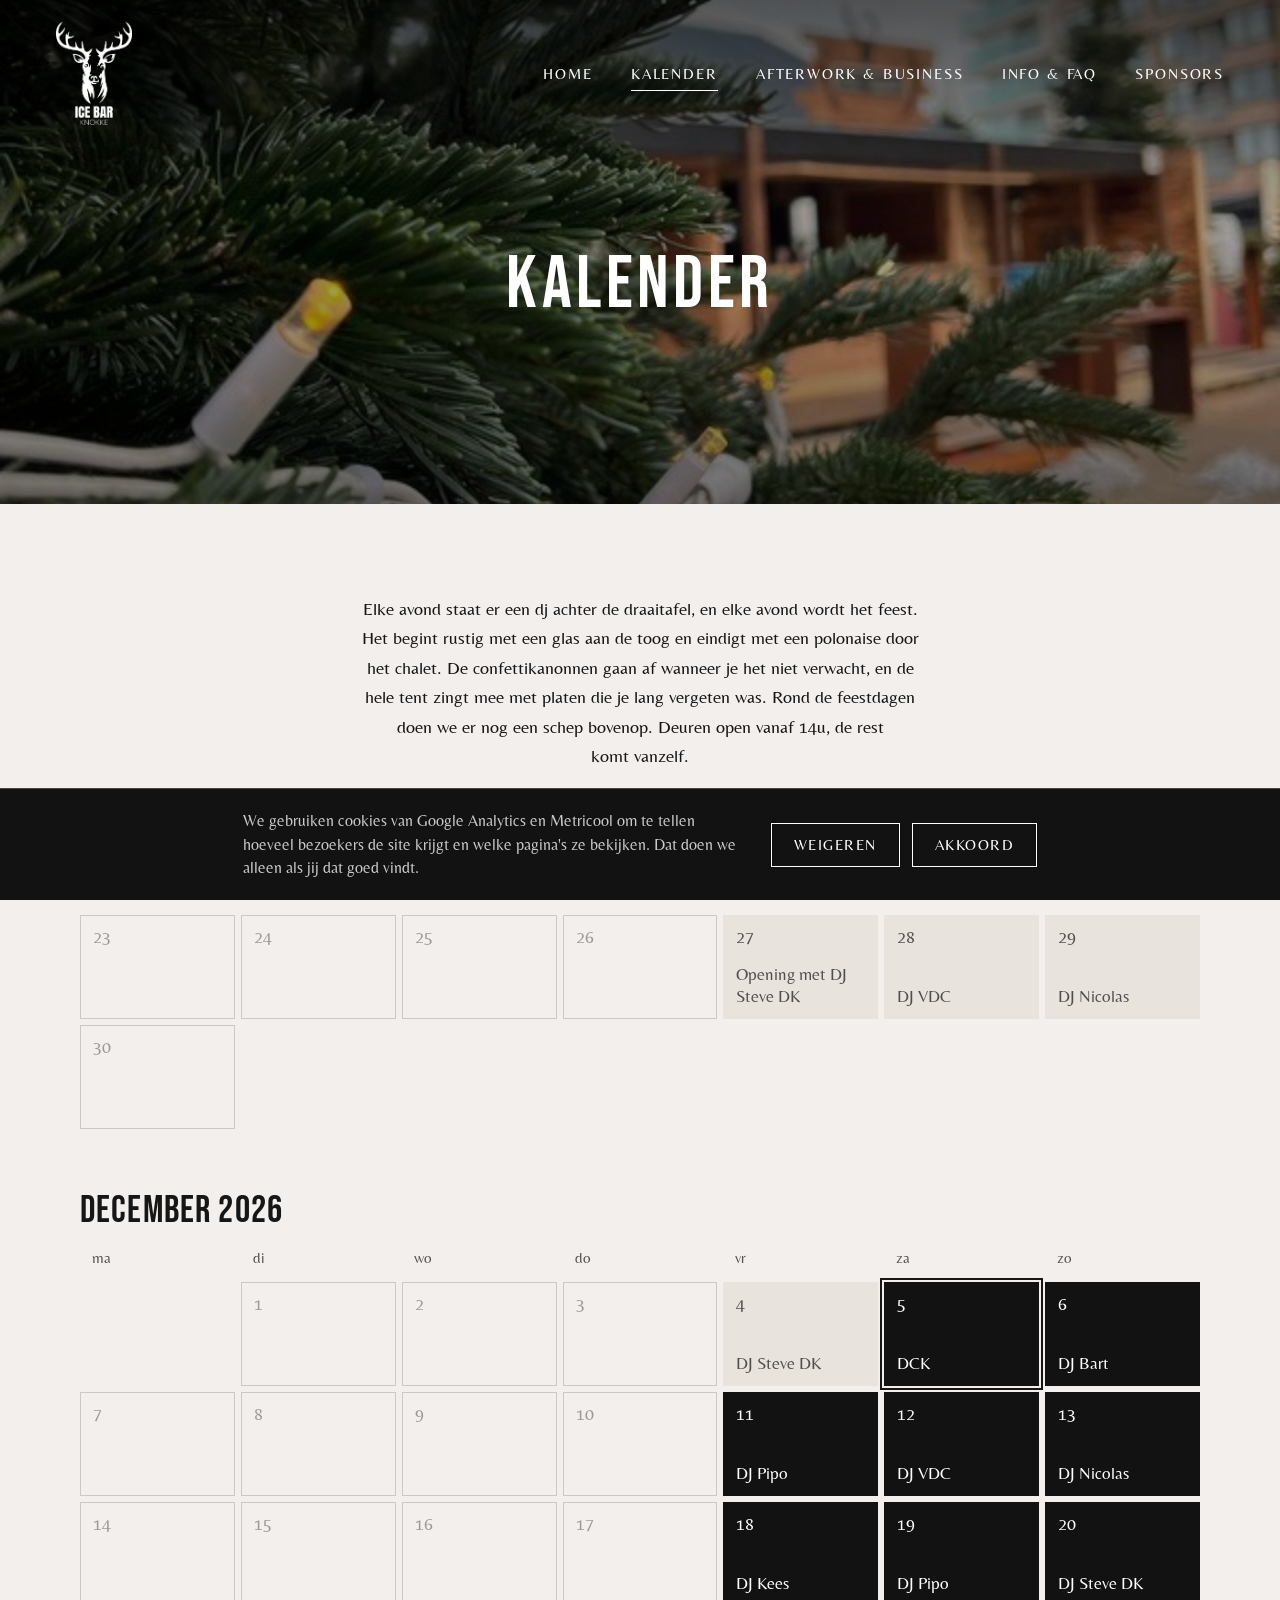
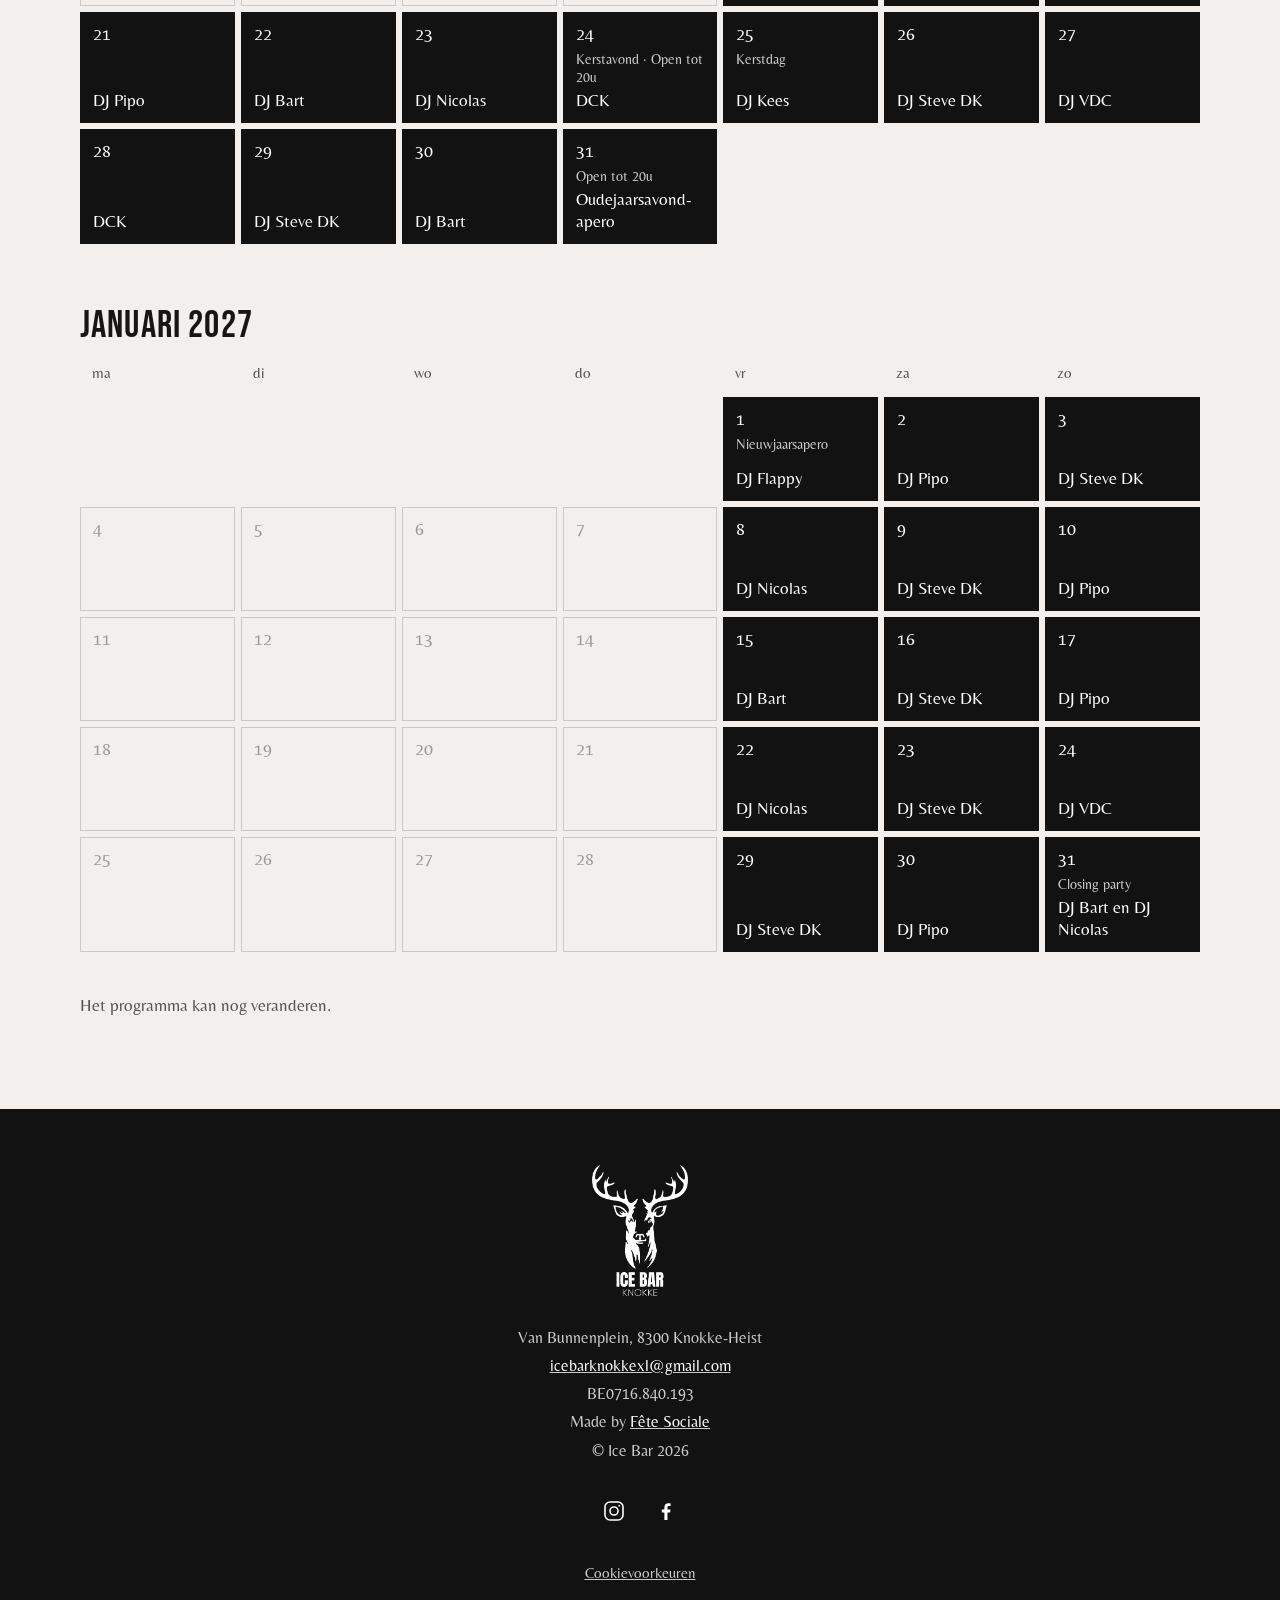
<file: kalender.html>
<!doctype html>
<html lang="nl-BE">
<head>
  <meta charset="utf-8">
  <meta name="viewport" content="width=device-width, initial-scale=1">
  <title>DJ line-up en kalender | Ice Bar Knokke</title>
  <meta name="description" content="Wie draait wanneer in de Ice Bar Knokke? De volledige dj line-up, van de opening op 27 november tot de closing party op 31 januari.">
  <meta name="theme-color" content="#121212">
  <link rel="canonical" href="https://icebarknokke.be/kalender">
  <meta property="og:type" content="website">
  <meta property="og:site_name" content="Ice Bar Knokke">
  <meta property="og:locale" content="nl_BE">
  <meta property="og:url" content="https://icebarknokke.be/kalender">
  <meta property="og:title" content="DJ line-up en kalender | Ice Bar Knokke">
  <meta property="og:description" content="Wie draait wanneer in de Ice Bar Knokke? De volledige dj line-up, van de opening op 27 november tot de closing party op 31 januari.">
  <meta property="og:image" content="https://icebarknokke.be/assets/og-image.jpg">
  <meta property="og:image:width" content="1200">
  <meta property="og:image:height" content="630">
  <meta name="twitter:card" content="summary_large_image">
  <link rel="icon" type="image/png" href="/assets/favicon.png">
  <link rel="apple-touch-icon" href="/assets/favicon.png">
  <link rel="preconnect" href="https://fonts.googleapis.com">
  <link rel="preconnect" href="https://fonts.gstatic.com" crossorigin>
  <link href="https://fonts.googleapis.com/css2?family=Bebas+Neue&family=Belleza&display=swap" rel="stylesheet">
  <link rel="stylesheet" href="/assets/site.css?v=bfe034d6">
  <script type="application/ld+json">
{
 "@context": "https://schema.org",
 "@graph": [
  {
   "@type": "WebPage",
   "@id": "https://icebarknokke.be/kalender#page",
   "url": "https://icebarknokke.be/kalender",
   "name": "DJ line-up en kalender | Ice Bar Knokke",
   "description": "Wie draait wanneer in de Ice Bar Knokke? De volledige dj line-up, van de opening op 27 november tot de closing party op 31 januari.",
   "inLanguage": "nl-BE",
   "about": {
    "@id": "https://icebarknokke.be/#icebar"
   },
   "isPartOf": {
    "@id": "https://icebarknokke.be/#website"
   }
  },
  {
   "@type": "BreadcrumbList",
   "itemListElement": [
    {
     "@type": "ListItem",
     "position": 1,
     "name": "Home",
     "item": "https://icebarknokke.be/"
    },
    {
     "@type": "ListItem",
     "position": 2,
     "name": "DJ line-up en kalender",
     "item": "https://icebarknokke.be/kalender"
    }
   ]
  }
 ]
}
  </script>
  <!-- programma-jsonld:start -->
  <script type="application/ld+json">
{"@context":"https://schema.org","@graph":[{"@type":"Event","name":"Opening met DJ Steve DK in de Ice Bar Knokke","description":"Vrijdag 27 november 2026: Opening met DJ Steve DK in de Ice Bar op het Van Bunnenplein in Knokke-Heist.","startDate":"2026-11-27T17:30:00+01:00","eventStatus":"https://schema.org/EventScheduled","eventAttendanceMode":"https://schema.org/OfflineEventAttendanceMode","location":{"@type":"BarOrPub","@id":"https://icebarknokke.be/#icebar","name":"Ice Bar Knokke","address":{"@type":"PostalAddress","streetAddress":"Van Bunnenplein","postalCode":"8300","addressLocality":"Knokke-Heist","addressCountry":"BE"}},"organizer":{"@id":"https://icebarknokke.be/#icebar"},"image":"https://icebarknokke.be/assets/og-image.jpg","url":"https://icebarknokke.be/kalender"},{"@type":"Event","name":"DJ VDC in de Ice Bar Knokke","description":"Zaterdag 28 november 2026: DJ VDC in de Ice Bar op het Van Bunnenplein in Knokke-Heist.","startDate":"2026-11-28","eventStatus":"https://schema.org/EventScheduled","eventAttendanceMode":"https://schema.org/OfflineEventAttendanceMode","location":{"@type":"BarOrPub","@id":"https://icebarknokke.be/#icebar","name":"Ice Bar Knokke","address":{"@type":"PostalAddress","streetAddress":"Van Bunnenplein","postalCode":"8300","addressLocality":"Knokke-Heist","addressCountry":"BE"}},"organizer":{"@id":"https://icebarknokke.be/#icebar"},"image":"https://icebarknokke.be/assets/og-image.jpg","url":"https://icebarknokke.be/kalender"},{"@type":"Event","name":"DJ Nicolas in de Ice Bar Knokke","description":"Zondag 29 november 2026: DJ Nicolas in de Ice Bar op het Van Bunnenplein in Knokke-Heist.","startDate":"2026-11-29","eventStatus":"https://schema.org/EventScheduled","eventAttendanceMode":"https://schema.org/OfflineEventAttendanceMode","location":{"@type":"BarOrPub","@id":"https://icebarknokke.be/#icebar","name":"Ice Bar Knokke","address":{"@type":"PostalAddress","streetAddress":"Van Bunnenplein","postalCode":"8300","addressLocality":"Knokke-Heist","addressCountry":"BE"}},"organizer":{"@id":"https://icebarknokke.be/#icebar"},"image":"https://icebarknokke.be/assets/og-image.jpg","url":"https://icebarknokke.be/kalender"},{"@type":"Event","name":"DJ Steve DK in de Ice Bar Knokke","description":"Vrijdag 4 december 2026: DJ Steve DK in de Ice Bar op het Van Bunnenplein in Knokke-Heist.","startDate":"2026-12-04","eventStatus":"https://schema.org/EventScheduled","eventAttendanceMode":"https://schema.org/OfflineEventAttendanceMode","location":{"@type":"BarOrPub","@id":"https://icebarknokke.be/#icebar","name":"Ice Bar Knokke","address":{"@type":"PostalAddress","streetAddress":"Van Bunnenplein","postalCode":"8300","addressLocality":"Knokke-Heist","addressCountry":"BE"}},"organizer":{"@id":"https://icebarknokke.be/#icebar"},"image":"https://icebarknokke.be/assets/og-image.jpg","url":"https://icebarknokke.be/kalender"},{"@type":"Event","name":"DCK in de Ice Bar Knokke","description":"Zaterdag 5 december 2026: DCK in de Ice Bar op het Van Bunnenplein in Knokke-Heist.","startDate":"2026-12-05","eventStatus":"https://schema.org/EventScheduled","eventAttendanceMode":"https://schema.org/OfflineEventAttendanceMode","location":{"@type":"BarOrPub","@id":"https://icebarknokke.be/#icebar","name":"Ice Bar Knokke","address":{"@type":"PostalAddress","streetAddress":"Van Bunnenplein","postalCode":"8300","addressLocality":"Knokke-Heist","addressCountry":"BE"}},"organizer":{"@id":"https://icebarknokke.be/#icebar"},"image":"https://icebarknokke.be/assets/og-image.jpg","url":"https://icebarknokke.be/kalender"},{"@type":"Event","name":"DJ Bart in de Ice Bar Knokke","description":"Zondag 6 december 2026: DJ Bart in de Ice Bar op het Van Bunnenplein in Knokke-Heist.","startDate":"2026-12-06","eventStatus":"https://schema.org/EventScheduled","eventAttendanceMode":"https://schema.org/OfflineEventAttendanceMode","location":{"@type":"BarOrPub","@id":"https://icebarknokke.be/#icebar","name":"Ice Bar Knokke","address":{"@type":"PostalAddress","streetAddress":"Van Bunnenplein","postalCode":"8300","addressLocality":"Knokke-Heist","addressCountry":"BE"}},"organizer":{"@id":"https://icebarknokke.be/#icebar"},"image":"https://icebarknokke.be/assets/og-image.jpg","url":"https://icebarknokke.be/kalender"},{"@type":"Event","name":"DJ Pipo in de Ice Bar Knokke","description":"Vrijdag 11 december 2026: DJ Pipo in de Ice Bar op het Van Bunnenplein in Knokke-Heist.","startDate":"2026-12-11","eventStatus":"https://schema.org/EventScheduled","eventAttendanceMode":"https://schema.org/OfflineEventAttendanceMode","location":{"@type":"BarOrPub","@id":"https://icebarknokke.be/#icebar","name":"Ice Bar Knokke","address":{"@type":"PostalAddress","streetAddress":"Van Bunnenplein","postalCode":"8300","addressLocality":"Knokke-Heist","addressCountry":"BE"}},"organizer":{"@id":"https://icebarknokke.be/#icebar"},"image":"https://icebarknokke.be/assets/og-image.jpg","url":"https://icebarknokke.be/kalender"},{"@type":"Event","name":"DJ VDC in de Ice Bar Knokke","description":"Zaterdag 12 december 2026: DJ VDC in de Ice Bar op het Van Bunnenplein in Knokke-Heist.","startDate":"2026-12-12","eventStatus":"https://schema.org/EventScheduled","eventAttendanceMode":"https://schema.org/OfflineEventAttendanceMode","location":{"@type":"BarOrPub","@id":"https://icebarknokke.be/#icebar","name":"Ice Bar Knokke","address":{"@type":"PostalAddress","streetAddress":"Van Bunnenplein","postalCode":"8300","addressLocality":"Knokke-Heist","addressCountry":"BE"}},"organizer":{"@id":"https://icebarknokke.be/#icebar"},"image":"https://icebarknokke.be/assets/og-image.jpg","url":"https://icebarknokke.be/kalender"},{"@type":"Event","name":"DJ Nicolas in de Ice Bar Knokke","description":"Zondag 13 december 2026: DJ Nicolas in de Ice Bar op het Van Bunnenplein in Knokke-Heist.","startDate":"2026-12-13","eventStatus":"https://schema.org/EventScheduled","eventAttendanceMode":"https://schema.org/OfflineEventAttendanceMode","location":{"@type":"BarOrPub","@id":"https://icebarknokke.be/#icebar","name":"Ice Bar Knokke","address":{"@type":"PostalAddress","streetAddress":"Van Bunnenplein","postalCode":"8300","addressLocality":"Knokke-Heist","addressCountry":"BE"}},"organizer":{"@id":"https://icebarknokke.be/#icebar"},"image":"https://icebarknokke.be/assets/og-image.jpg","url":"https://icebarknokke.be/kalender"},{"@type":"Event","name":"DJ Kees in de Ice Bar Knokke","description":"Vrijdag 18 december 2026: DJ Kees in de Ice Bar op het Van Bunnenplein in Knokke-Heist.","startDate":"2026-12-18","eventStatus":"https://schema.org/EventScheduled","eventAttendanceMode":"https://schema.org/OfflineEventAttendanceMode","location":{"@type":"BarOrPub","@id":"https://icebarknokke.be/#icebar","name":"Ice Bar Knokke","address":{"@type":"PostalAddress","streetAddress":"Van Bunnenplein","postalCode":"8300","addressLocality":"Knokke-Heist","addressCountry":"BE"}},"organizer":{"@id":"https://icebarknokke.be/#icebar"},"image":"https://icebarknokke.be/assets/og-image.jpg","url":"https://icebarknokke.be/kalender"},{"@type":"Event","name":"DJ Pipo in de Ice Bar Knokke","description":"Zaterdag 19 december 2026: DJ Pipo in de Ice Bar op het Van Bunnenplein in Knokke-Heist.","startDate":"2026-12-19","eventStatus":"https://schema.org/EventScheduled","eventAttendanceMode":"https://schema.org/OfflineEventAttendanceMode","location":{"@type":"BarOrPub","@id":"https://icebarknokke.be/#icebar","name":"Ice Bar Knokke","address":{"@type":"PostalAddress","streetAddress":"Van Bunnenplein","postalCode":"8300","addressLocality":"Knokke-Heist","addressCountry":"BE"}},"organizer":{"@id":"https://icebarknokke.be/#icebar"},"image":"https://icebarknokke.be/assets/og-image.jpg","url":"https://icebarknokke.be/kalender"},{"@type":"Event","name":"DJ Steve DK in de Ice Bar Knokke","description":"Zondag 20 december 2026: DJ Steve DK in de Ice Bar op het Van Bunnenplein in Knokke-Heist.","startDate":"2026-12-20","eventStatus":"https://schema.org/EventScheduled","eventAttendanceMode":"https://schema.org/OfflineEventAttendanceMode","location":{"@type":"BarOrPub","@id":"https://icebarknokke.be/#icebar","name":"Ice Bar Knokke","address":{"@type":"PostalAddress","streetAddress":"Van Bunnenplein","postalCode":"8300","addressLocality":"Knokke-Heist","addressCountry":"BE"}},"organizer":{"@id":"https://icebarknokke.be/#icebar"},"image":"https://icebarknokke.be/assets/og-image.jpg","url":"https://icebarknokke.be/kalender"},{"@type":"Event","name":"DJ Pipo in de Ice Bar Knokke","description":"Maandag 21 december 2026: DJ Pipo in de Ice Bar op het Van Bunnenplein in Knokke-Heist.","startDate":"2026-12-21","eventStatus":"https://schema.org/EventScheduled","eventAttendanceMode":"https://schema.org/OfflineEventAttendanceMode","location":{"@type":"BarOrPub","@id":"https://icebarknokke.be/#icebar","name":"Ice Bar Knokke","address":{"@type":"PostalAddress","streetAddress":"Van Bunnenplein","postalCode":"8300","addressLocality":"Knokke-Heist","addressCountry":"BE"}},"organizer":{"@id":"https://icebarknokke.be/#icebar"},"image":"https://icebarknokke.be/assets/og-image.jpg","url":"https://icebarknokke.be/kalender"},{"@type":"Event","name":"DJ Bart in de Ice Bar Knokke","description":"Dinsdag 22 december 2026: DJ Bart in de Ice Bar op het Van Bunnenplein in Knokke-Heist.","startDate":"2026-12-22","eventStatus":"https://schema.org/EventScheduled","eventAttendanceMode":"https://schema.org/OfflineEventAttendanceMode","location":{"@type":"BarOrPub","@id":"https://icebarknokke.be/#icebar","name":"Ice Bar Knokke","address":{"@type":"PostalAddress","streetAddress":"Van Bunnenplein","postalCode":"8300","addressLocality":"Knokke-Heist","addressCountry":"BE"}},"organizer":{"@id":"https://icebarknokke.be/#icebar"},"image":"https://icebarknokke.be/assets/og-image.jpg","url":"https://icebarknokke.be/kalender"},{"@type":"Event","name":"DJ Nicolas in de Ice Bar Knokke","description":"Woensdag 23 december 2026: DJ Nicolas in de Ice Bar op het Van Bunnenplein in Knokke-Heist.","startDate":"2026-12-23","eventStatus":"https://schema.org/EventScheduled","eventAttendanceMode":"https://schema.org/OfflineEventAttendanceMode","location":{"@type":"BarOrPub","@id":"https://icebarknokke.be/#icebar","name":"Ice Bar Knokke","address":{"@type":"PostalAddress","streetAddress":"Van Bunnenplein","postalCode":"8300","addressLocality":"Knokke-Heist","addressCountry":"BE"}},"organizer":{"@id":"https://icebarknokke.be/#icebar"},"image":"https://icebarknokke.be/assets/og-image.jpg","url":"https://icebarknokke.be/kalender"},{"@type":"Event","name":"Kerstavond met DCK in de Ice Bar Knokke","description":"Donderdag 24 december 2026: Kerstavond met DCK in de Ice Bar op het Van Bunnenplein in Knokke-Heist.","startDate":"2026-12-24","eventStatus":"https://schema.org/EventScheduled","eventAttendanceMode":"https://schema.org/OfflineEventAttendanceMode","location":{"@type":"BarOrPub","@id":"https://icebarknokke.be/#icebar","name":"Ice Bar Knokke","address":{"@type":"PostalAddress","streetAddress":"Van Bunnenplein","postalCode":"8300","addressLocality":"Knokke-Heist","addressCountry":"BE"}},"organizer":{"@id":"https://icebarknokke.be/#icebar"},"image":"https://icebarknokke.be/assets/og-image.jpg","url":"https://icebarknokke.be/kalender"},{"@type":"Event","name":"Kerstdag met DJ Kees in de Ice Bar Knokke","description":"Vrijdag 25 december 2026: Kerstdag met DJ Kees in de Ice Bar op het Van Bunnenplein in Knokke-Heist.","startDate":"2026-12-25","eventStatus":"https://schema.org/EventScheduled","eventAttendanceMode":"https://schema.org/OfflineEventAttendanceMode","location":{"@type":"BarOrPub","@id":"https://icebarknokke.be/#icebar","name":"Ice Bar Knokke","address":{"@type":"PostalAddress","streetAddress":"Van Bunnenplein","postalCode":"8300","addressLocality":"Knokke-Heist","addressCountry":"BE"}},"organizer":{"@id":"https://icebarknokke.be/#icebar"},"image":"https://icebarknokke.be/assets/og-image.jpg","url":"https://icebarknokke.be/kalender"},{"@type":"Event","name":"DJ Steve DK in de Ice Bar Knokke","description":"Zaterdag 26 december 2026: DJ Steve DK in de Ice Bar op het Van Bunnenplein in Knokke-Heist.","startDate":"2026-12-26","eventStatus":"https://schema.org/EventScheduled","eventAttendanceMode":"https://schema.org/OfflineEventAttendanceMode","location":{"@type":"BarOrPub","@id":"https://icebarknokke.be/#icebar","name":"Ice Bar Knokke","address":{"@type":"PostalAddress","streetAddress":"Van Bunnenplein","postalCode":"8300","addressLocality":"Knokke-Heist","addressCountry":"BE"}},"organizer":{"@id":"https://icebarknokke.be/#icebar"},"image":"https://icebarknokke.be/assets/og-image.jpg","url":"https://icebarknokke.be/kalender"},{"@type":"Event","name":"DJ VDC in de Ice Bar Knokke","description":"Zondag 27 december 2026: DJ VDC in de Ice Bar op het Van Bunnenplein in Knokke-Heist.","startDate":"2026-12-27","eventStatus":"https://schema.org/EventScheduled","eventAttendanceMode":"https://schema.org/OfflineEventAttendanceMode","location":{"@type":"BarOrPub","@id":"https://icebarknokke.be/#icebar","name":"Ice Bar Knokke","address":{"@type":"PostalAddress","streetAddress":"Van Bunnenplein","postalCode":"8300","addressLocality":"Knokke-Heist","addressCountry":"BE"}},"organizer":{"@id":"https://icebarknokke.be/#icebar"},"image":"https://icebarknokke.be/assets/og-image.jpg","url":"https://icebarknokke.be/kalender"},{"@type":"Event","name":"DCK in de Ice Bar Knokke","description":"Maandag 28 december 2026: DCK in de Ice Bar op het Van Bunnenplein in Knokke-Heist.","startDate":"2026-12-28","eventStatus":"https://schema.org/EventScheduled","eventAttendanceMode":"https://schema.org/OfflineEventAttendanceMode","location":{"@type":"BarOrPub","@id":"https://icebarknokke.be/#icebar","name":"Ice Bar Knokke","address":{"@type":"PostalAddress","streetAddress":"Van Bunnenplein","postalCode":"8300","addressLocality":"Knokke-Heist","addressCountry":"BE"}},"organizer":{"@id":"https://icebarknokke.be/#icebar"},"image":"https://icebarknokke.be/assets/og-image.jpg","url":"https://icebarknokke.be/kalender"},{"@type":"Event","name":"DJ Steve DK in de Ice Bar Knokke","description":"Dinsdag 29 december 2026: DJ Steve DK in de Ice Bar op het Van Bunnenplein in Knokke-Heist.","startDate":"2026-12-29","eventStatus":"https://schema.org/EventScheduled","eventAttendanceMode":"https://schema.org/OfflineEventAttendanceMode","location":{"@type":"BarOrPub","@id":"https://icebarknokke.be/#icebar","name":"Ice Bar Knokke","address":{"@type":"PostalAddress","streetAddress":"Van Bunnenplein","postalCode":"8300","addressLocality":"Knokke-Heist","addressCountry":"BE"}},"organizer":{"@id":"https://icebarknokke.be/#icebar"},"image":"https://icebarknokke.be/assets/og-image.jpg","url":"https://icebarknokke.be/kalender"},{"@type":"Event","name":"DJ Bart in de Ice Bar Knokke","description":"Woensdag 30 december 2026: DJ Bart in de Ice Bar op het Van Bunnenplein in Knokke-Heist.","startDate":"2026-12-30","eventStatus":"https://schema.org/EventScheduled","eventAttendanceMode":"https://schema.org/OfflineEventAttendanceMode","location":{"@type":"BarOrPub","@id":"https://icebarknokke.be/#icebar","name":"Ice Bar Knokke","address":{"@type":"PostalAddress","streetAddress":"Van Bunnenplein","postalCode":"8300","addressLocality":"Knokke-Heist","addressCountry":"BE"}},"organizer":{"@id":"https://icebarknokke.be/#icebar"},"image":"https://icebarknokke.be/assets/og-image.jpg","url":"https://icebarknokke.be/kalender"},{"@type":"Event","name":"Oudejaarsavond-apero in de Ice Bar Knokke","description":"Donderdag 31 december 2026: Oudejaarsavond-apero in de Ice Bar op het Van Bunnenplein in Knokke-Heist.","startDate":"2026-12-31","eventStatus":"https://schema.org/EventScheduled","eventAttendanceMode":"https://schema.org/OfflineEventAttendanceMode","location":{"@type":"BarOrPub","@id":"https://icebarknokke.be/#icebar","name":"Ice Bar Knokke","address":{"@type":"PostalAddress","streetAddress":"Van Bunnenplein","postalCode":"8300","addressLocality":"Knokke-Heist","addressCountry":"BE"}},"organizer":{"@id":"https://icebarknokke.be/#icebar"},"image":"https://icebarknokke.be/assets/og-image.jpg","url":"https://icebarknokke.be/kalender"},{"@type":"Event","name":"Nieuwjaarsapero met DJ Flappy in de Ice Bar Knokke","description":"Vrijdag 1 januari 2027: Nieuwjaarsapero met DJ Flappy in de Ice Bar op het Van Bunnenplein in Knokke-Heist.","startDate":"2027-01-01","eventStatus":"https://schema.org/EventScheduled","eventAttendanceMode":"https://schema.org/OfflineEventAttendanceMode","location":{"@type":"BarOrPub","@id":"https://icebarknokke.be/#icebar","name":"Ice Bar Knokke","address":{"@type":"PostalAddress","streetAddress":"Van Bunnenplein","postalCode":"8300","addressLocality":"Knokke-Heist","addressCountry":"BE"}},"organizer":{"@id":"https://icebarknokke.be/#icebar"},"image":"https://icebarknokke.be/assets/og-image.jpg","url":"https://icebarknokke.be/kalender"},{"@type":"Event","name":"DJ Pipo in de Ice Bar Knokke","description":"Zaterdag 2 januari 2027: DJ Pipo in de Ice Bar op het Van Bunnenplein in Knokke-Heist.","startDate":"2027-01-02","eventStatus":"https://schema.org/EventScheduled","eventAttendanceMode":"https://schema.org/OfflineEventAttendanceMode","location":{"@type":"BarOrPub","@id":"https://icebarknokke.be/#icebar","name":"Ice Bar Knokke","address":{"@type":"PostalAddress","streetAddress":"Van Bunnenplein","postalCode":"8300","addressLocality":"Knokke-Heist","addressCountry":"BE"}},"organizer":{"@id":"https://icebarknokke.be/#icebar"},"image":"https://icebarknokke.be/assets/og-image.jpg","url":"https://icebarknokke.be/kalender"},{"@type":"Event","name":"DJ Steve DK in de Ice Bar Knokke","description":"Zondag 3 januari 2027: DJ Steve DK in de Ice Bar op het Van Bunnenplein in Knokke-Heist.","startDate":"2027-01-03","eventStatus":"https://schema.org/EventScheduled","eventAttendanceMode":"https://schema.org/OfflineEventAttendanceMode","location":{"@type":"BarOrPub","@id":"https://icebarknokke.be/#icebar","name":"Ice Bar Knokke","address":{"@type":"PostalAddress","streetAddress":"Van Bunnenplein","postalCode":"8300","addressLocality":"Knokke-Heist","addressCountry":"BE"}},"organizer":{"@id":"https://icebarknokke.be/#icebar"},"image":"https://icebarknokke.be/assets/og-image.jpg","url":"https://icebarknokke.be/kalender"},{"@type":"Event","name":"DJ Nicolas in de Ice Bar Knokke","description":"Vrijdag 8 januari 2027: DJ Nicolas in de Ice Bar op het Van Bunnenplein in Knokke-Heist.","startDate":"2027-01-08","eventStatus":"https://schema.org/EventScheduled","eventAttendanceMode":"https://schema.org/OfflineEventAttendanceMode","location":{"@type":"BarOrPub","@id":"https://icebarknokke.be/#icebar","name":"Ice Bar Knokke","address":{"@type":"PostalAddress","streetAddress":"Van Bunnenplein","postalCode":"8300","addressLocality":"Knokke-Heist","addressCountry":"BE"}},"organizer":{"@id":"https://icebarknokke.be/#icebar"},"image":"https://icebarknokke.be/assets/og-image.jpg","url":"https://icebarknokke.be/kalender"},{"@type":"Event","name":"DJ Steve DK in de Ice Bar Knokke","description":"Zaterdag 9 januari 2027: DJ Steve DK in de Ice Bar op het Van Bunnenplein in Knokke-Heist.","startDate":"2027-01-09","eventStatus":"https://schema.org/EventScheduled","eventAttendanceMode":"https://schema.org/OfflineEventAttendanceMode","location":{"@type":"BarOrPub","@id":"https://icebarknokke.be/#icebar","name":"Ice Bar Knokke","address":{"@type":"PostalAddress","streetAddress":"Van Bunnenplein","postalCode":"8300","addressLocality":"Knokke-Heist","addressCountry":"BE"}},"organizer":{"@id":"https://icebarknokke.be/#icebar"},"image":"https://icebarknokke.be/assets/og-image.jpg","url":"https://icebarknokke.be/kalender"},{"@type":"Event","name":"DJ Pipo in de Ice Bar Knokke","description":"Zondag 10 januari 2027: DJ Pipo in de Ice Bar op het Van Bunnenplein in Knokke-Heist.","startDate":"2027-01-10","eventStatus":"https://schema.org/EventScheduled","eventAttendanceMode":"https://schema.org/OfflineEventAttendanceMode","location":{"@type":"BarOrPub","@id":"https://icebarknokke.be/#icebar","name":"Ice Bar Knokke","address":{"@type":"PostalAddress","streetAddress":"Van Bunnenplein","postalCode":"8300","addressLocality":"Knokke-Heist","addressCountry":"BE"}},"organizer":{"@id":"https://icebarknokke.be/#icebar"},"image":"https://icebarknokke.be/assets/og-image.jpg","url":"https://icebarknokke.be/kalender"},{"@type":"Event","name":"DJ Bart in de Ice Bar Knokke","description":"Vrijdag 15 januari 2027: DJ Bart in de Ice Bar op het Van Bunnenplein in Knokke-Heist.","startDate":"2027-01-15","eventStatus":"https://schema.org/EventScheduled","eventAttendanceMode":"https://schema.org/OfflineEventAttendanceMode","location":{"@type":"BarOrPub","@id":"https://icebarknokke.be/#icebar","name":"Ice Bar Knokke","address":{"@type":"PostalAddress","streetAddress":"Van Bunnenplein","postalCode":"8300","addressLocality":"Knokke-Heist","addressCountry":"BE"}},"organizer":{"@id":"https://icebarknokke.be/#icebar"},"image":"https://icebarknokke.be/assets/og-image.jpg","url":"https://icebarknokke.be/kalender"},{"@type":"Event","name":"DJ Steve DK in de Ice Bar Knokke","description":"Zaterdag 16 januari 2027: DJ Steve DK in de Ice Bar op het Van Bunnenplein in Knokke-Heist.","startDate":"2027-01-16","eventStatus":"https://schema.org/EventScheduled","eventAttendanceMode":"https://schema.org/OfflineEventAttendanceMode","location":{"@type":"BarOrPub","@id":"https://icebarknokke.be/#icebar","name":"Ice Bar Knokke","address":{"@type":"PostalAddress","streetAddress":"Van Bunnenplein","postalCode":"8300","addressLocality":"Knokke-Heist","addressCountry":"BE"}},"organizer":{"@id":"https://icebarknokke.be/#icebar"},"image":"https://icebarknokke.be/assets/og-image.jpg","url":"https://icebarknokke.be/kalender"},{"@type":"Event","name":"DJ Pipo in de Ice Bar Knokke","description":"Zondag 17 januari 2027: DJ Pipo in de Ice Bar op het Van Bunnenplein in Knokke-Heist.","startDate":"2027-01-17","eventStatus":"https://schema.org/EventScheduled","eventAttendanceMode":"https://schema.org/OfflineEventAttendanceMode","location":{"@type":"BarOrPub","@id":"https://icebarknokke.be/#icebar","name":"Ice Bar Knokke","address":{"@type":"PostalAddress","streetAddress":"Van Bunnenplein","postalCode":"8300","addressLocality":"Knokke-Heist","addressCountry":"BE"}},"organizer":{"@id":"https://icebarknokke.be/#icebar"},"image":"https://icebarknokke.be/assets/og-image.jpg","url":"https://icebarknokke.be/kalender"},{"@type":"Event","name":"DJ Nicolas in de Ice Bar Knokke","description":"Vrijdag 22 januari 2027: DJ Nicolas in de Ice Bar op het Van Bunnenplein in Knokke-Heist.","startDate":"2027-01-22","eventStatus":"https://schema.org/EventScheduled","eventAttendanceMode":"https://schema.org/OfflineEventAttendanceMode","location":{"@type":"BarOrPub","@id":"https://icebarknokke.be/#icebar","name":"Ice Bar Knokke","address":{"@type":"PostalAddress","streetAddress":"Van Bunnenplein","postalCode":"8300","addressLocality":"Knokke-Heist","addressCountry":"BE"}},"organizer":{"@id":"https://icebarknokke.be/#icebar"},"image":"https://icebarknokke.be/assets/og-image.jpg","url":"https://icebarknokke.be/kalender"},{"@type":"Event","name":"DJ Steve DK in de Ice Bar Knokke","description":"Zaterdag 23 januari 2027: DJ Steve DK in de Ice Bar op het Van Bunnenplein in Knokke-Heist.","startDate":"2027-01-23","eventStatus":"https://schema.org/EventScheduled","eventAttendanceMode":"https://schema.org/OfflineEventAttendanceMode","location":{"@type":"BarOrPub","@id":"https://icebarknokke.be/#icebar","name":"Ice Bar Knokke","address":{"@type":"PostalAddress","streetAddress":"Van Bunnenplein","postalCode":"8300","addressLocality":"Knokke-Heist","addressCountry":"BE"}},"organizer":{"@id":"https://icebarknokke.be/#icebar"},"image":"https://icebarknokke.be/assets/og-image.jpg","url":"https://icebarknokke.be/kalender"},{"@type":"Event","name":"DJ VDC in de Ice Bar Knokke","description":"Zondag 24 januari 2027: DJ VDC in de Ice Bar op het Van Bunnenplein in Knokke-Heist.","startDate":"2027-01-24","eventStatus":"https://schema.org/EventScheduled","eventAttendanceMode":"https://schema.org/OfflineEventAttendanceMode","location":{"@type":"BarOrPub","@id":"https://icebarknokke.be/#icebar","name":"Ice Bar Knokke","address":{"@type":"PostalAddress","streetAddress":"Van Bunnenplein","postalCode":"8300","addressLocality":"Knokke-Heist","addressCountry":"BE"}},"organizer":{"@id":"https://icebarknokke.be/#icebar"},"image":"https://icebarknokke.be/assets/og-image.jpg","url":"https://icebarknokke.be/kalender"},{"@type":"Event","name":"DJ Steve DK in de Ice Bar Knokke","description":"Vrijdag 29 januari 2027: DJ Steve DK in de Ice Bar op het Van Bunnenplein in Knokke-Heist.","startDate":"2027-01-29","eventStatus":"https://schema.org/EventScheduled","eventAttendanceMode":"https://schema.org/OfflineEventAttendanceMode","location":{"@type":"BarOrPub","@id":"https://icebarknokke.be/#icebar","name":"Ice Bar Knokke","address":{"@type":"PostalAddress","streetAddress":"Van Bunnenplein","postalCode":"8300","addressLocality":"Knokke-Heist","addressCountry":"BE"}},"organizer":{"@id":"https://icebarknokke.be/#icebar"},"image":"https://icebarknokke.be/assets/og-image.jpg","url":"https://icebarknokke.be/kalender"},{"@type":"Event","name":"DJ Pipo in de Ice Bar Knokke","description":"Zaterdag 30 januari 2027: DJ Pipo in de Ice Bar op het Van Bunnenplein in Knokke-Heist.","startDate":"2027-01-30","eventStatus":"https://schema.org/EventScheduled","eventAttendanceMode":"https://schema.org/OfflineEventAttendanceMode","location":{"@type":"BarOrPub","@id":"https://icebarknokke.be/#icebar","name":"Ice Bar Knokke","address":{"@type":"PostalAddress","streetAddress":"Van Bunnenplein","postalCode":"8300","addressLocality":"Knokke-Heist","addressCountry":"BE"}},"organizer":{"@id":"https://icebarknokke.be/#icebar"},"image":"https://icebarknokke.be/assets/og-image.jpg","url":"https://icebarknokke.be/kalender"},{"@type":"Event","name":"Closing party met DJ Bart en DJ Nicolas in de Ice Bar Knokke","description":"Zondag 31 januari 2027: Closing party met DJ Bart en DJ Nicolas in de Ice Bar op het Van Bunnenplein in Knokke-Heist.","startDate":"2027-01-31","eventStatus":"https://schema.org/EventScheduled","eventAttendanceMode":"https://schema.org/OfflineEventAttendanceMode","location":{"@type":"BarOrPub","@id":"https://icebarknokke.be/#icebar","name":"Ice Bar Knokke","address":{"@type":"PostalAddress","streetAddress":"Van Bunnenplein","postalCode":"8300","addressLocality":"Knokke-Heist","addressCountry":"BE"}},"organizer":{"@id":"https://icebarknokke.be/#icebar"},"image":"https://icebarknokke.be/assets/og-image.jpg","url":"https://icebarknokke.be/kalender"}]}
  </script>
  <!-- programma-jsonld:end -->
  <script src="/assets/cookies.js?v=560de797"></script>
  <!-- Google tag -->
  <script async src="https://www.googletagmanager.com/gtm.js?id=GTM-KKGQQDHX"></script>
  <script>
    window.dataLayer = window.dataLayer || [];
    function gtag(){dataLayer.push(arguments);}
    gtag('js', new Date());
  </script>
</head>
<body>
  <a class="skip" href="#inhoud">Naar de inhoud</a>
  <header class="top" id="top">
    <div class="bar">
      <a class="brand" href="/" aria-label="Ice Bar Knokke, home"><img src="/assets/logo-icebar-wit.png" alt="" width="662" height="900"></a>
      <button class="menu-btn" type="button" aria-expanded="false" aria-controls="menu">
        <svg viewBox="0 0 26 18" aria-hidden="true" fill="none" stroke="currentColor" stroke-width="1.5"><path d="M0 1h26M0 9h26M0 17h26"/></svg>
        Menu
      </button>
      <nav id="menu" aria-label="Hoofdmenu">
        <ul>
          <li><a href="/">Home</a></li>
          <li><a href="/kalender" aria-current="page">Kalender</a></li>
          <li><a href="/afterwork">Afterwork & business</a></li>
          <li><a href="/info">Info & FAQ</a></li>
          <li><a href="/sponsors">Sponsors</a></li>
        </ul>
      </nav>
    </div>
  </header>
  <div class="page-head">
    <img class="bg" src="/assets/fotos/dag-lampjes.jpg" alt="" width="1920" height="1080" fetchpriority="high">
    <h1>Kalender</h1>
  </div>

  <main id="inhoud">
    <section class="section">
      <div class="wrap">
        <p class="lede calendar-intro">Elke avond staat er een dj achter de draaitafel, en elke avond wordt het feest. Het begint rustig met een glas aan de toog en eindigt met een polonaise door het chalet. De confettikanonnen gaan af wanneer je het niet verwacht, en de hele tent zingt mee met platen die je lang vergeten was. Rond de feestdagen doen we er nog een schep bovenop. Deuren open vanaf 14u, de rest komt vanzelf.</p>
        <div id="calendar">
          <!-- programma:start -->
          <div class="calendar">
            <section class="month">
              <h2>November 2026</h2>
              <ol>
                <li><time class="day" datetime="2026-11-27"><b>27</b><small>vr</small></time><span class="who">Opening met DJ Steve DK</span></li>
                <li><time class="day" datetime="2026-11-28"><b>28</b><small>za</small></time><span class="who">DJ VDC</span></li>
                <li><time class="day" datetime="2026-11-29"><b>29</b><small>zo</small></time><span class="who">DJ Nicolas</span></li>
              </ol>
            </section>
            <section class="month">
              <h2>December 2026</h2>
              <ol>
                <li><time class="day" datetime="2026-12-04"><b>04</b><small>vr</small></time><span class="who">DJ Steve DK</span></li>
                <li><time class="day" datetime="2026-12-05"><b>05</b><small>za</small></time><span class="who">DCK</span></li>
                <li><time class="day" datetime="2026-12-06"><b>06</b><small>zo</small></time><span class="who">DJ Bart</span></li>
                <li><time class="day" datetime="2026-12-11"><b>11</b><small>vr</small></time><span class="who">DJ Pipo</span></li>
                <li><time class="day" datetime="2026-12-12"><b>12</b><small>za</small></time><span class="who">DJ VDC</span></li>
                <li><time class="day" datetime="2026-12-13"><b>13</b><small>zo</small></time><span class="who">DJ Nicolas</span></li>
                <li><time class="day" datetime="2026-12-18"><b>18</b><small>vr</small></time><span class="who">DJ Kees</span></li>
                <li><time class="day" datetime="2026-12-19"><b>19</b><small>za</small></time><span class="who">DJ Pipo</span></li>
                <li><time class="day" datetime="2026-12-20"><b>20</b><small>zo</small></time><span class="who">DJ Steve DK</span></li>
                <li><time class="day" datetime="2026-12-21"><b>21</b><small>ma</small></time><span class="who">DJ Pipo</span></li>
                <li><time class="day" datetime="2026-12-22"><b>22</b><small>di</small></time><span class="who">DJ Bart</span></li>
                <li><time class="day" datetime="2026-12-23"><b>23</b><small>wo</small></time><span class="who">DJ Nicolas</span></li>
                <li><time class="day" datetime="2026-12-24"><b>24</b><small>do</small></time><span class="who"><small class="tag">Kerstavond · Open tot 20u</small>DCK</span></li>
                <li><time class="day" datetime="2026-12-25"><b>25</b><small>vr</small></time><span class="who"><small class="tag">Kerstdag</small>DJ Kees</span></li>
                <li><time class="day" datetime="2026-12-26"><b>26</b><small>za</small></time><span class="who">DJ Steve DK</span></li>
                <li><time class="day" datetime="2026-12-27"><b>27</b><small>zo</small></time><span class="who">DJ VDC</span></li>
                <li><time class="day" datetime="2026-12-28"><b>28</b><small>ma</small></time><span class="who">DCK</span></li>
                <li><time class="day" datetime="2026-12-29"><b>29</b><small>di</small></time><span class="who">DJ Steve DK</span></li>
                <li><time class="day" datetime="2026-12-30"><b>30</b><small>wo</small></time><span class="who">DJ Bart</span></li>
                <li><time class="day" datetime="2026-12-31"><b>31</b><small>do</small></time><span class="who"><small class="tag">Open tot 20u</small>Oudejaarsavond-apero</span></li>
              </ol>
            </section>
            <section class="month">
              <h2>Januari 2027</h2>
              <ol>
                <li><time class="day" datetime="2027-01-01"><b>01</b><small>vr</small></time><span class="who"><small class="tag">Nieuwjaarsapero</small>DJ Flappy</span></li>
                <li><time class="day" datetime="2027-01-02"><b>02</b><small>za</small></time><span class="who">DJ Pipo</span></li>
                <li><time class="day" datetime="2027-01-03"><b>03</b><small>zo</small></time><span class="who">DJ Steve DK</span></li>
                <li><time class="day" datetime="2027-01-08"><b>08</b><small>vr</small></time><span class="who">DJ Nicolas</span></li>
                <li><time class="day" datetime="2027-01-09"><b>09</b><small>za</small></time><span class="who">DJ Steve DK</span></li>
                <li><time class="day" datetime="2027-01-10"><b>10</b><small>zo</small></time><span class="who">DJ Pipo</span></li>
                <li><time class="day" datetime="2027-01-15"><b>15</b><small>vr</small></time><span class="who">DJ Bart</span></li>
                <li><time class="day" datetime="2027-01-16"><b>16</b><small>za</small></time><span class="who">DJ Steve DK</span></li>
                <li><time class="day" datetime="2027-01-17"><b>17</b><small>zo</small></time><span class="who">DJ Pipo</span></li>
                <li><time class="day" datetime="2027-01-22"><b>22</b><small>vr</small></time><span class="who">DJ Nicolas</span></li>
                <li><time class="day" datetime="2027-01-23"><b>23</b><small>za</small></time><span class="who">DJ Steve DK</span></li>
                <li><time class="day" datetime="2027-01-24"><b>24</b><small>zo</small></time><span class="who">DJ VDC</span></li>
                <li><time class="day" datetime="2027-01-29"><b>29</b><small>vr</small></time><span class="who">DJ Steve DK</span></li>
                <li><time class="day" datetime="2027-01-30"><b>30</b><small>za</small></time><span class="who">DJ Pipo</span></li>
                <li><time class="day" datetime="2027-01-31"><b>31</b><small>zo</small></time><span class="who"><small class="tag">Closing party</small>DJ Bart en DJ Nicolas</span></li>
              </ol>
            </section>
          </div>
          <!-- programma:end -->
        </div>
        <p class="calendar-note">Het programma kan nog veranderen.</p>
      </div>
    </section>
  </main>

  <footer>
    <img class="wordmark" src="/assets/logo-icebar-wit.png" alt="Ice Bar Knokke" width="662" height="900" loading="lazy">
    <p>Van Bunnenplein, 8300 Knokke-Heist<br><a href="mailto:icebarknokkexl@gmail.com">icebarknokkexl@gmail.com</a><br>BE0716.840.193<br>Made by <a href="https://fetesociale.be/" target="_blank" rel="noopener">Fête Sociale</a><br>&copy; Ice Bar 2026</p>
    <ul class="socials">
      <li><a href="https://www.instagram.com/icebarknokke/" target="_blank" rel="noopener" aria-label="Ice Bar Knokke op Instagram"><svg viewBox="0 0 24 24" aria-hidden="true" fill="none" stroke="currentColor" stroke-width="1.6"><rect x="3" y="3" width="18" height="18" rx="5"/><circle cx="12" cy="12" r="4"/><circle cx="17.3" cy="6.7" r=".9" fill="currentColor" stroke="none"/></svg></a></li>
      <li><a href="https://www.facebook.com/IcebarKnokkeXL" target="_blank" rel="noopener" aria-label="Ice Bar Knokke op Facebook"><svg viewBox="0 0 24 24" aria-hidden="true" fill="currentColor"><path d="M13.5 21v-7.5h2.6l.4-3h-3V8.6c0-.9.3-1.5 1.5-1.5h1.6V4.4c-.3 0-1.2-.1-2.3-.1-2.3 0-3.9 1.4-3.9 4v2.2H7.8v3h2.6V21h3.1z"/></svg></a></li>
    </ul>
    <a class="back" href="#" data-cookies>Cookievoorkeuren</a>
  </footer>

  <script src="/assets/programma.js?v=c6fc65e4"></script>
  <script src="/assets/meten.js?v=b55d4b3d"></script>
  <script>
    // Menu op kleine schermen
    (function () {
      const top = document.getElementById("top");
      const btn = top.querySelector(".menu-btn");
      btn.addEventListener("click", () => {
        const open = top.classList.toggle("is-open");
        document.body.classList.toggle("menu-open", open);
        btn.setAttribute("aria-expanded", String(open));
        btn.lastChild.textContent = open ? " Sluiten" : " Menu";
      });
      addEventListener("keydown", e => {
        if (e.key === "Escape" && top.classList.contains("is-open")) btn.click();
      });
    })();

    ICEBAR.renderCalendar(document.getElementById("calendar"));
  </script>
</body>
</html>
</file>
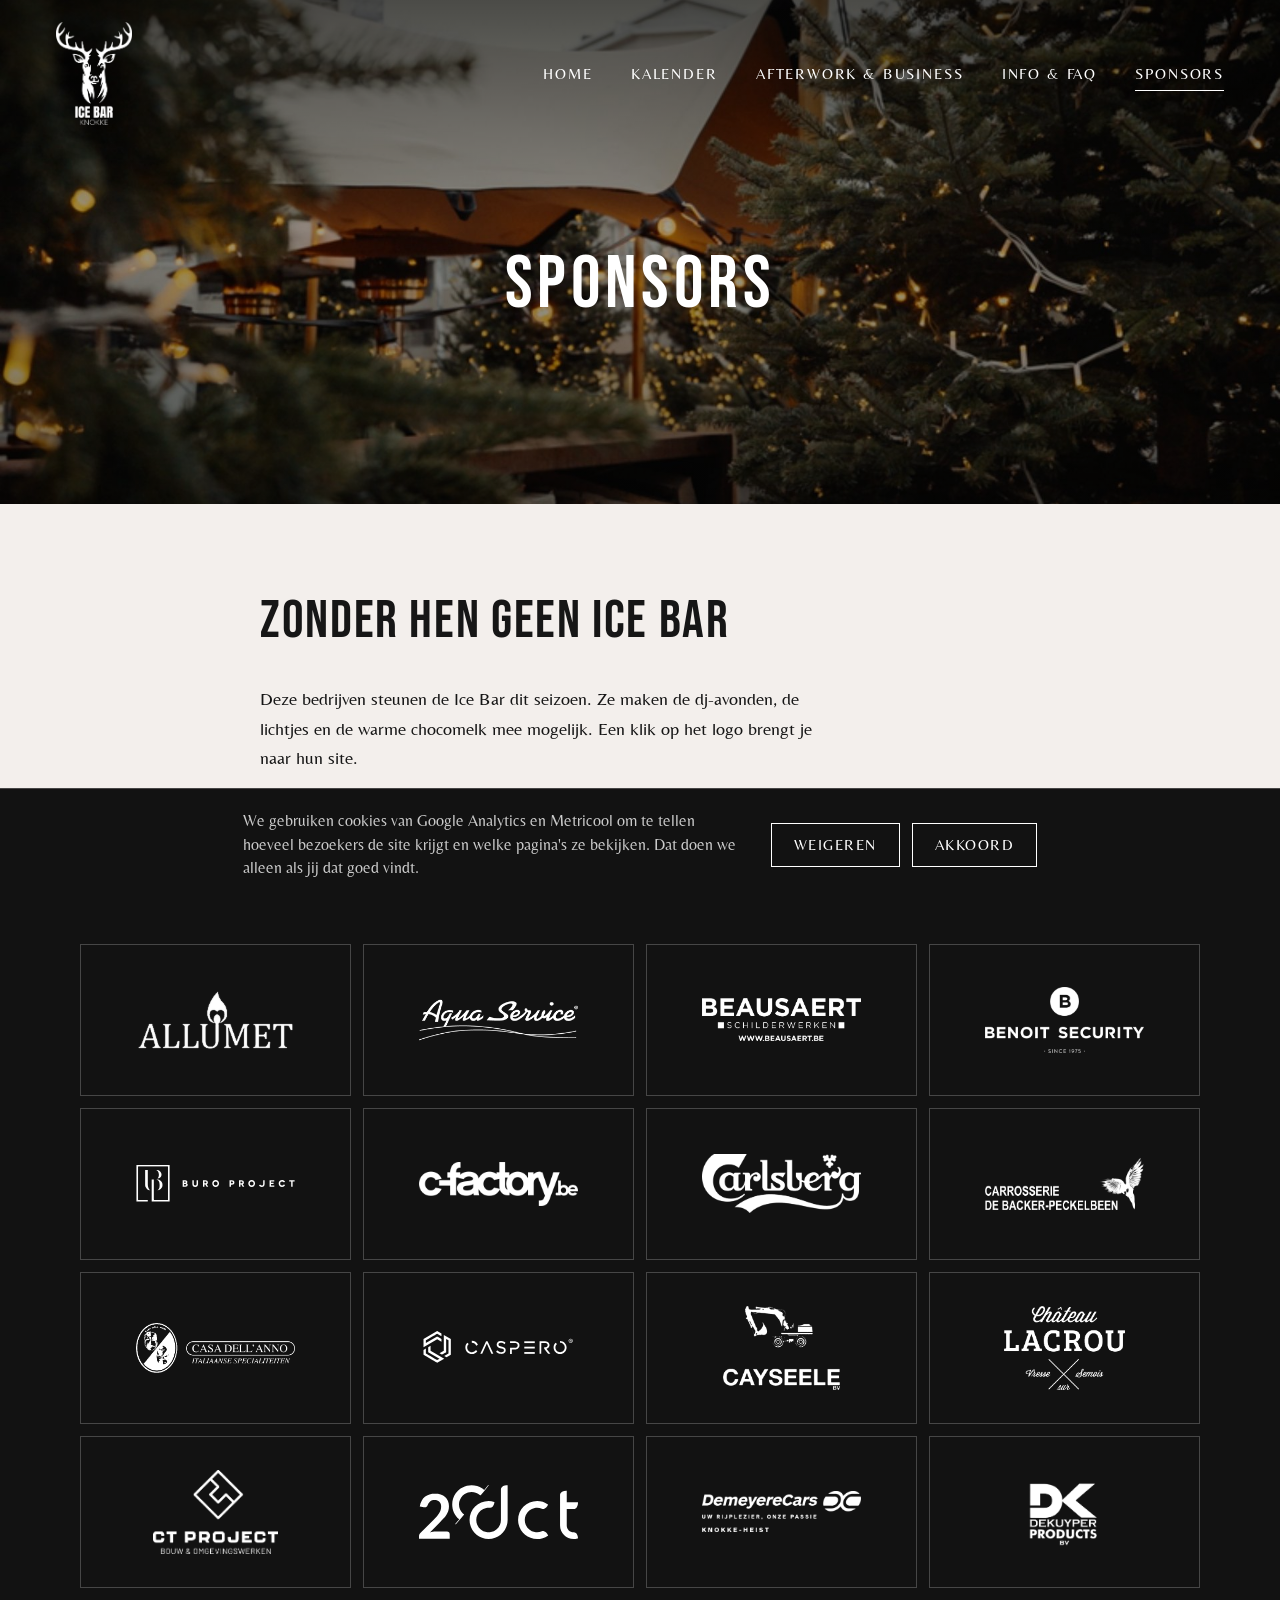
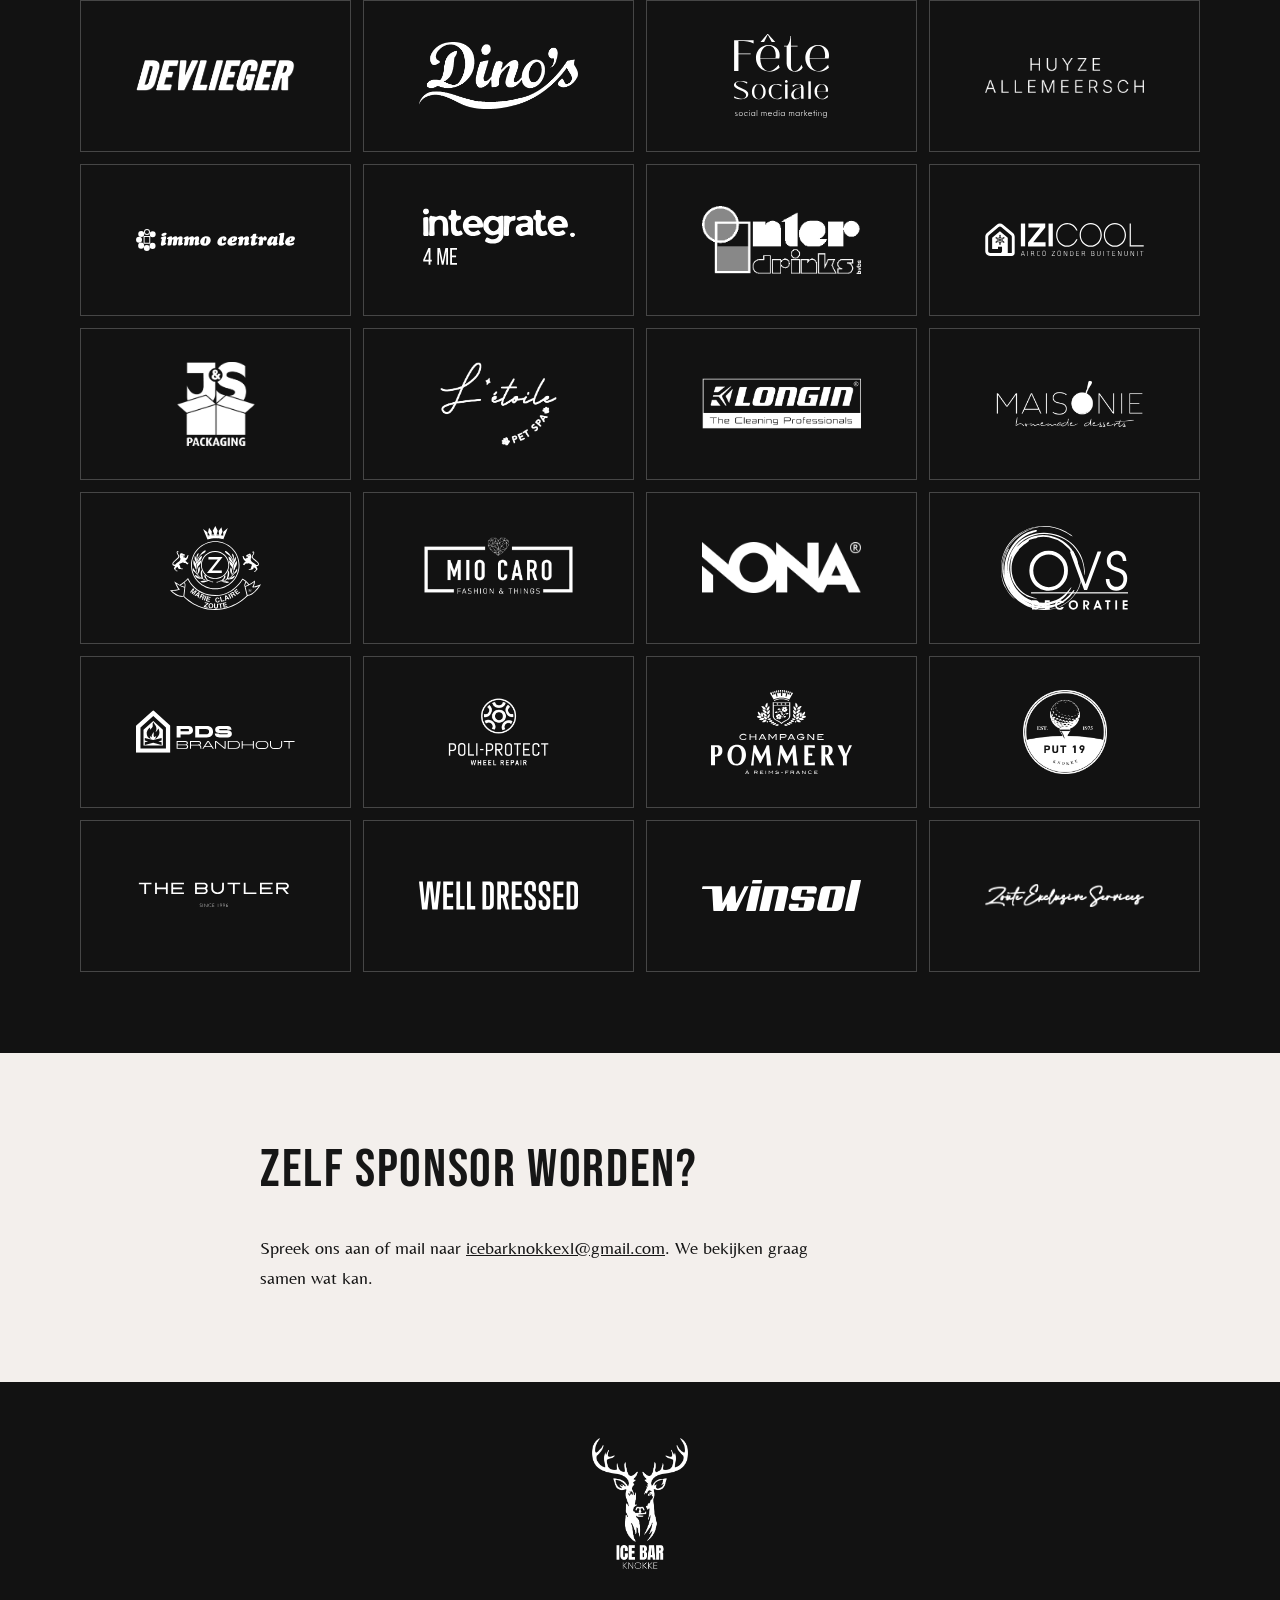
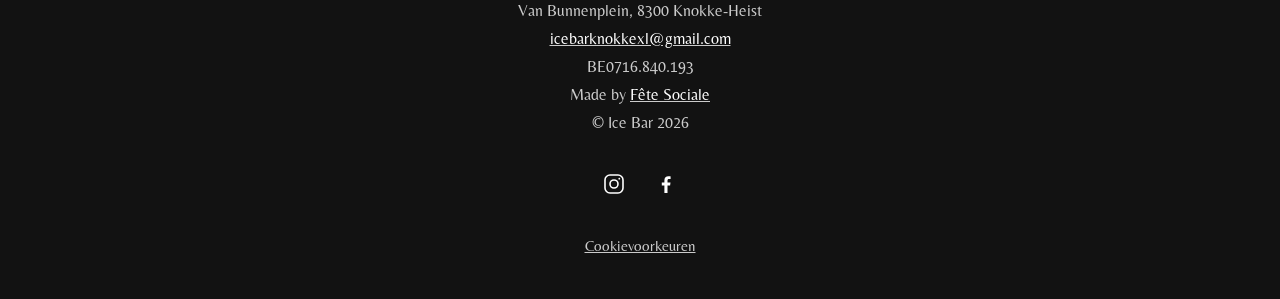
<file: sponsors.html>
<!doctype html>
<html lang="nl-BE">
<head>
  <meta charset="utf-8">
  <meta name="viewport" content="width=device-width, initial-scale=1">
  <title>Sponsors | Ice Bar Knokke</title>
  <meta name="description" content="De bedrijven die de Ice Bar Knokke dit seizoen steunen, en hoe je zelf sponsor wordt.">
  <meta name="theme-color" content="#121212">
  <link rel="canonical" href="https://icebarknokke.be/sponsors">
  <meta property="og:type" content="website">
  <meta property="og:site_name" content="Ice Bar Knokke">
  <meta property="og:locale" content="nl_BE">
  <meta property="og:url" content="https://icebarknokke.be/sponsors">
  <meta property="og:title" content="Sponsors | Ice Bar Knokke">
  <meta property="og:description" content="De bedrijven die de Ice Bar Knokke dit seizoen steunen, en hoe je zelf sponsor wordt.">
  <meta property="og:image" content="https://icebarknokke.be/assets/og-image.jpg">
  <meta property="og:image:width" content="1200">
  <meta property="og:image:height" content="630">
  <meta name="twitter:card" content="summary_large_image">
  <link rel="icon" type="image/png" href="/assets/favicon.png">
  <link rel="apple-touch-icon" href="/assets/favicon.png">
  <link rel="preconnect" href="https://fonts.googleapis.com">
  <link rel="preconnect" href="https://fonts.gstatic.com" crossorigin>
  <link href="https://fonts.googleapis.com/css2?family=Bebas+Neue&family=Belleza&display=swap" rel="stylesheet">
  <link rel="stylesheet" href="/assets/site.css?v=bfe034d6">
  <script type="application/ld+json">
{
 "@context": "https://schema.org",
 "@graph": [
  {
   "@type": "WebPage",
   "@id": "https://icebarknokke.be/sponsors#page",
   "url": "https://icebarknokke.be/sponsors",
   "name": "Sponsors | Ice Bar Knokke",
   "description": "De bedrijven die de Ice Bar Knokke dit seizoen steunen, en hoe je zelf sponsor wordt.",
   "inLanguage": "nl-BE",
   "about": {
    "@id": "https://icebarknokke.be/#icebar"
   },
   "isPartOf": {
    "@id": "https://icebarknokke.be/#website"
   }
  },
  {
   "@type": "BreadcrumbList",
   "itemListElement": [
    {
     "@type": "ListItem",
     "position": 1,
     "name": "Home",
     "item": "https://icebarknokke.be/"
    },
    {
     "@type": "ListItem",
     "position": 2,
     "name": "Sponsors",
     "item": "https://icebarknokke.be/sponsors"
    }
   ]
  }
 ]
}
  </script>
  <script src="/assets/cookies.js?v=560de797"></script>
  <!-- Google tag -->
  <script async src="https://www.googletagmanager.com/gtm.js?id=GTM-KKGQQDHX"></script>
  <script>
    window.dataLayer = window.dataLayer || [];
    function gtag(){dataLayer.push(arguments);}
    gtag('js', new Date());
  </script>
</head>
<body>
  <a class="skip" href="#inhoud">Naar de inhoud</a>
  <header class="top" id="top">
    <div class="bar">
      <a class="brand" href="/" aria-label="Ice Bar Knokke, home"><img src="/assets/logo-icebar-wit.png" alt="" width="662" height="900"></a>
      <button class="menu-btn" type="button" aria-expanded="false" aria-controls="menu">
        <svg viewBox="0 0 26 18" aria-hidden="true" fill="none" stroke="currentColor" stroke-width="1.5"><path d="M0 1h26M0 9h26M0 17h26"/></svg>
        Menu
      </button>
      <nav id="menu" aria-label="Hoofdmenu">
        <ul>
          <li><a href="/">Home</a></li>
          <li><a href="/kalender">Kalender</a></li>
          <li><a href="/afterwork">Afterwork & business</a></li>
          <li><a href="/info">Info & FAQ</a></li>
          <li><a href="/sponsors" aria-current="page">Sponsors</a></li>
        </ul>
      </nav>
    </div>
  </header>
  <div class="page-head">
    <img class="bg" src="/assets/hero.jpg" alt="" width="1920" height="1080" fetchpriority="high">
    <h1>Sponsors</h1>
  </div>

  <main id="inhoud">
    <section class="section">
      <div class="narrow">
        <h2 class="section-title">Zonder hen geen Ice Bar</h2>
        <p class="lede">Deze bedrijven steunen de Ice Bar dit seizoen. Ze maken de dj-avonden, de lichtjes en de warme chocomelk mee mogelijk. Een klik op het logo brengt je naar hun site.</p>
      </div>
    </section>

    <section class="band sponsors">
      <div class="wrap">
        <ul class="logo-grid">
          <li><a href="https://www.allumet.be/" target="_blank" rel="noopener" aria-label="Allumet"><img src="/assets/sponsors/allumet.png" alt="Allumet" loading="lazy"></a></li>
          <li><a href="https://aqua-service.be/" target="_blank" rel="noopener" aria-label="Aqua Service"><img src="/assets/sponsors/aqua-service.png" alt="Aqua Service" loading="lazy"></a></li>
          <li><a href="https://www.beausaert.be/" target="_blank" rel="noopener" aria-label="Beausaert Schilderwerken"><img src="/assets/sponsors/beausaert.png" alt="Beausaert Schilderwerken" loading="lazy"></a></li>
          <li><a href="https://www.benoit.be/" target="_blank" rel="noopener" aria-label="Benoit Security"><img src="/assets/sponsors/benoit-security.png" alt="Benoit Security" loading="lazy"></a></li>
          <li><a href="https://buroproject.be/" target="_blank" rel="noopener" aria-label="Buro Project"><img src="/assets/sponsors/buro-project.svg" alt="Buro Project" loading="lazy"></a></li>
          <li><a href="https://www.c-factory.be/" target="_blank" rel="noopener" aria-label="C Factory"><img src="/assets/sponsors/c-factory.png" alt="C Factory" loading="lazy"></a></li>
          <li><a href="https://www.carlsberg.com/nl-be/" target="_blank" rel="noopener" aria-label="Carlsberg"><img src="/assets/sponsors/carlsberg.png" alt="Carlsberg" loading="lazy"></a></li>
          <li><a href="https://www.debacker-peckelbeen.be/" target="_blank" rel="noopener" aria-label="Carrosserie De Backer-Peckelbeen"><img src="/assets/sponsors/de-backer-peckelbeen.png" alt="Carrosserie De Backer-Peckelbeen" loading="lazy"></a></li>
          <li><a href="https://casadellanno.be/" target="_blank" rel="noopener" aria-label="Casa Dell'Anno"><img src="/assets/sponsors/casa-dellanno.png" alt="Casa Dell'Anno" loading="lazy"></a></li>
          <li><a href="https://casperodesign.be/" target="_blank" rel="noopener" aria-label="Caspero"><img src="/assets/sponsors/caspero.svg" alt="Caspero" loading="lazy"></a></li>
          <li><a href="https://www.cayseele.be/" target="_blank" rel="noopener" aria-label="Cayseele"><img src="/assets/sponsors/cayseele.png" alt="Cayseele" loading="lazy"></a></li>
          <li><span><img src="/assets/sponsors/chateau-lacrou.png" alt="Château Lacrou" loading="lazy"></span></li>
          <li><a href="https://www.ct-project.be/" target="_blank" rel="noopener" aria-label="CT Project"><img src="/assets/sponsors/ct-projects.png" alt="CT Project" loading="lazy"></a></li>
          <li><a href="https://www.dct.be/" target="_blank" rel="noopener" aria-label="DCT"><img src="/assets/sponsors/dct.svg" alt="DCT" loading="lazy"></a></li>
          <li><a href="https://www.demeyerecars.be/" target="_blank" rel="noopener" aria-label="Demeyere Cars"><img src="/assets/sponsors/demeyere-cars.png" alt="Demeyere Cars" loading="lazy"></a></li>
          <li><a href="https://dekuyper-products.com/" target="_blank" rel="noopener" aria-label="Dekuyper Products"><img src="/assets/sponsors/dekuyper.png" alt="Dekuyper Products" loading="lazy"></a></li>
          <li><a href="https://devliegerfilip.be/" target="_blank" rel="noopener" aria-label="Devlieger Filip"><img src="/assets/sponsors/devlieger.png" alt="Devlieger Filip" loading="lazy"></a></li>
          <li><a href="https://www.dinosknokke.be/" target="_blank" rel="noopener" aria-label="Dino's"><img src="/assets/sponsors/dinos.png" alt="Dino's" loading="lazy"></a></li>
          <li><a href="https://fetesociale.be/" target="_blank" rel="noopener" aria-label="Fête Sociale"><img src="/assets/sponsors/fete-sociale.svg" alt="Fête Sociale" loading="lazy"></a></li>
          <li><span><img src="/assets/sponsors/huyze-allemeersch.png" alt="Huyze Allemeersch" loading="lazy"></span></li>
          <li><a href="https://www.immo-centrale.be/nl/" target="_blank" rel="noopener" aria-label="Immo Centrale"><img src="/assets/sponsors/immo-centrale.svg" alt="Immo Centrale" loading="lazy"></a></li>
          <li><a href="https://integrate4me.be/" target="_blank" rel="noopener" aria-label="Integrate4me"><img src="/assets/sponsors/integrate4me.svg" alt="Integrate4me" loading="lazy"></a></li>
          <li><a href="https://www.interdrinks.be/" target="_blank" rel="noopener" aria-label="Interdrinks"><img src="/assets/sponsors/interdrinks.png" alt="Interdrinks" loading="lazy"></a></li>
          <li><a href="https://izicool.be/" target="_blank" rel="noopener" aria-label="IZI Cool"><img src="/assets/sponsors/izi-cool.svg" alt="IZI Cool" loading="lazy"></a></li>
          <li><a href="https://j-and-s-packaging.com/" target="_blank" rel="noopener" aria-label="J&S Packaging"><img src="/assets/sponsors/js-packaging.png" alt="J&S Packaging" loading="lazy"></a></li>
          <li><a href="https://letoilepetspa.be/" target="_blank" rel="noopener" aria-label="L’étoile pet spa"><img src="/assets/sponsors/letoile-pet-spa.png" alt="L’étoile pet spa" loading="lazy"></a></li>
          <li><a href="https://www.longinservice.be/" target="_blank" rel="noopener" aria-label="Longin Service"><img src="/assets/sponsors/longin.png" alt="Longin Service" loading="lazy"></a></li>
          <li><a href="https://maisonie.be/" target="_blank" rel="noopener" aria-label="Maisonie"><img src="/assets/sponsors/maisonie.png" alt="Maisonie" loading="lazy"></a></li>
          <li><a href="https://www.marieclairezoute.be/" target="_blank" rel="noopener" aria-label="Marie Claire Zoute"><img src="/assets/sponsors/marie-claire.svg" alt="Marie Claire Zoute" loading="lazy"></a></li>
          <li><a href="https://www.miocaro.be/" target="_blank" rel="noopener" aria-label="Mio Caro"><img src="/assets/sponsors/mio-caro.png" alt="Mio Caro" loading="lazy"></a></li>
          <li><a href="https://www.nonadrinks.com/" target="_blank" rel="noopener" aria-label="NONA Drinks"><img src="/assets/sponsors/nona-drinks.png" alt="NONA Drinks" loading="lazy"></a></li>
          <li><a href="https://www.ovs-decoratie.be/" target="_blank" rel="noopener" aria-label="OVS Decoratie"><img src="/assets/sponsors/ovs-decoratie.svg" alt="OVS Decoratie" loading="lazy"></a></li>
          <li><a href="https://www.pdsbouw.be/Brandhout" target="_blank" rel="noopener" aria-label="PDS Brandhout"><img src="/assets/sponsors/pds.svg" alt="PDS Brandhout" loading="lazy"></a></li>
          <li><a href="https://poli-protect.be/" target="_blank" rel="noopener" aria-label="Poli-Protect"><img src="/assets/sponsors/poli-protect.png" alt="Poli-Protect" loading="lazy"></a></li>
          <li><a href="https://www.champagnepommery.com/" target="_blank" rel="noopener" aria-label="Champagne Pommery"><img src="/assets/sponsors/pommery.svg" alt="Champagne Pommery" loading="lazy"></a></li>
          <li><a href="https://put19-knokke.be/" target="_blank" rel="noopener" aria-label="Put 19"><img src="/assets/sponsors/put-19.png" alt="Put 19" loading="lazy"></a></li>
          <li><a href="https://www.facebook.com/TheButlerKnokke/" target="_blank" rel="noopener" aria-label="The Butler"><img src="/assets/sponsors/the-butler.svg" alt="The Butler" loading="lazy"></a></li>
          <li><a href="https://www.snpwear.be/" target="_blank" rel="noopener" aria-label="Well Dressed by SnP Wear"><img src="/assets/sponsors/well-dressed.svg" alt="Well Dressed by SnP Wear" loading="lazy"></a></li>
          <li><a href="https://www.winsol.eu/nl" target="_blank" rel="noopener" aria-label="Winsol Brugge"><img src="/assets/sponsors/winsol.svg" alt="Winsol Brugge" loading="lazy"></a></li>
          <li><a href="https://zoute-exclusive-services.be/nl" target="_blank" rel="noopener" aria-label="Zoute Exclusive Services"><img src="/assets/sponsors/zoute-exclusive-services.png" alt="Zoute Exclusive Services" loading="lazy"></a></li>
        </ul>
      </div>
    </section>

    <section class="section">
      <div class="narrow">
        <h2 class="section-title">Zelf sponsor worden?</h2>
        <p class="lede">Spreek ons aan of mail naar <a href="mailto:icebarknokkexl@gmail.com">icebarknokkexl@gmail.com</a>. We bekijken graag samen wat kan.</p>
      </div>
    </section>
  </main>

  <footer>
    <img class="wordmark" src="/assets/logo-icebar-wit.png" alt="Ice Bar Knokke" width="662" height="900" loading="lazy">
    <p>Van Bunnenplein, 8300 Knokke-Heist<br><a href="mailto:icebarknokkexl@gmail.com">icebarknokkexl@gmail.com</a><br>BE0716.840.193<br>Made by <a href="https://fetesociale.be/" target="_blank" rel="noopener">Fête Sociale</a><br>&copy; Ice Bar 2026</p>
    <ul class="socials">
      <li><a href="https://www.instagram.com/icebarknokke/" target="_blank" rel="noopener" aria-label="Ice Bar Knokke op Instagram"><svg viewBox="0 0 24 24" aria-hidden="true" fill="none" stroke="currentColor" stroke-width="1.6"><rect x="3" y="3" width="18" height="18" rx="5"/><circle cx="12" cy="12" r="4"/><circle cx="17.3" cy="6.7" r=".9" fill="currentColor" stroke="none"/></svg></a></li>
      <li><a href="https://www.facebook.com/IcebarKnokkeXL" target="_blank" rel="noopener" aria-label="Ice Bar Knokke op Facebook"><svg viewBox="0 0 24 24" aria-hidden="true" fill="currentColor"><path d="M13.5 21v-7.5h2.6l.4-3h-3V8.6c0-.9.3-1.5 1.5-1.5h1.6V4.4c-.3 0-1.2-.1-2.3-.1-2.3 0-3.9 1.4-3.9 4v2.2H7.8v3h2.6V21h3.1z"/></svg></a></li>
    </ul>
    <a class="back" href="#" data-cookies>Cookievoorkeuren</a>
  </footer>

  <script src="/assets/programma.js?v=c6fc65e4"></script>
  <script src="/assets/meten.js?v=b55d4b3d"></script>
  <script>
    // Menu op kleine schermen
    (function () {
      const top = document.getElementById("top");
      const btn = top.querySelector(".menu-btn");
      btn.addEventListener("click", () => {
        const open = top.classList.toggle("is-open");
        document.body.classList.toggle("menu-open", open);
        btn.setAttribute("aria-expanded", String(open));
        btn.lastChild.textContent = open ? " Sluiten" : " Menu";
      });
      addEventListener("keydown", e => {
        if (e.key === "Escape" && top.classList.contains("is-open")) btn.click();
      });
    })();
  </script>
</body>
</html>
</file>
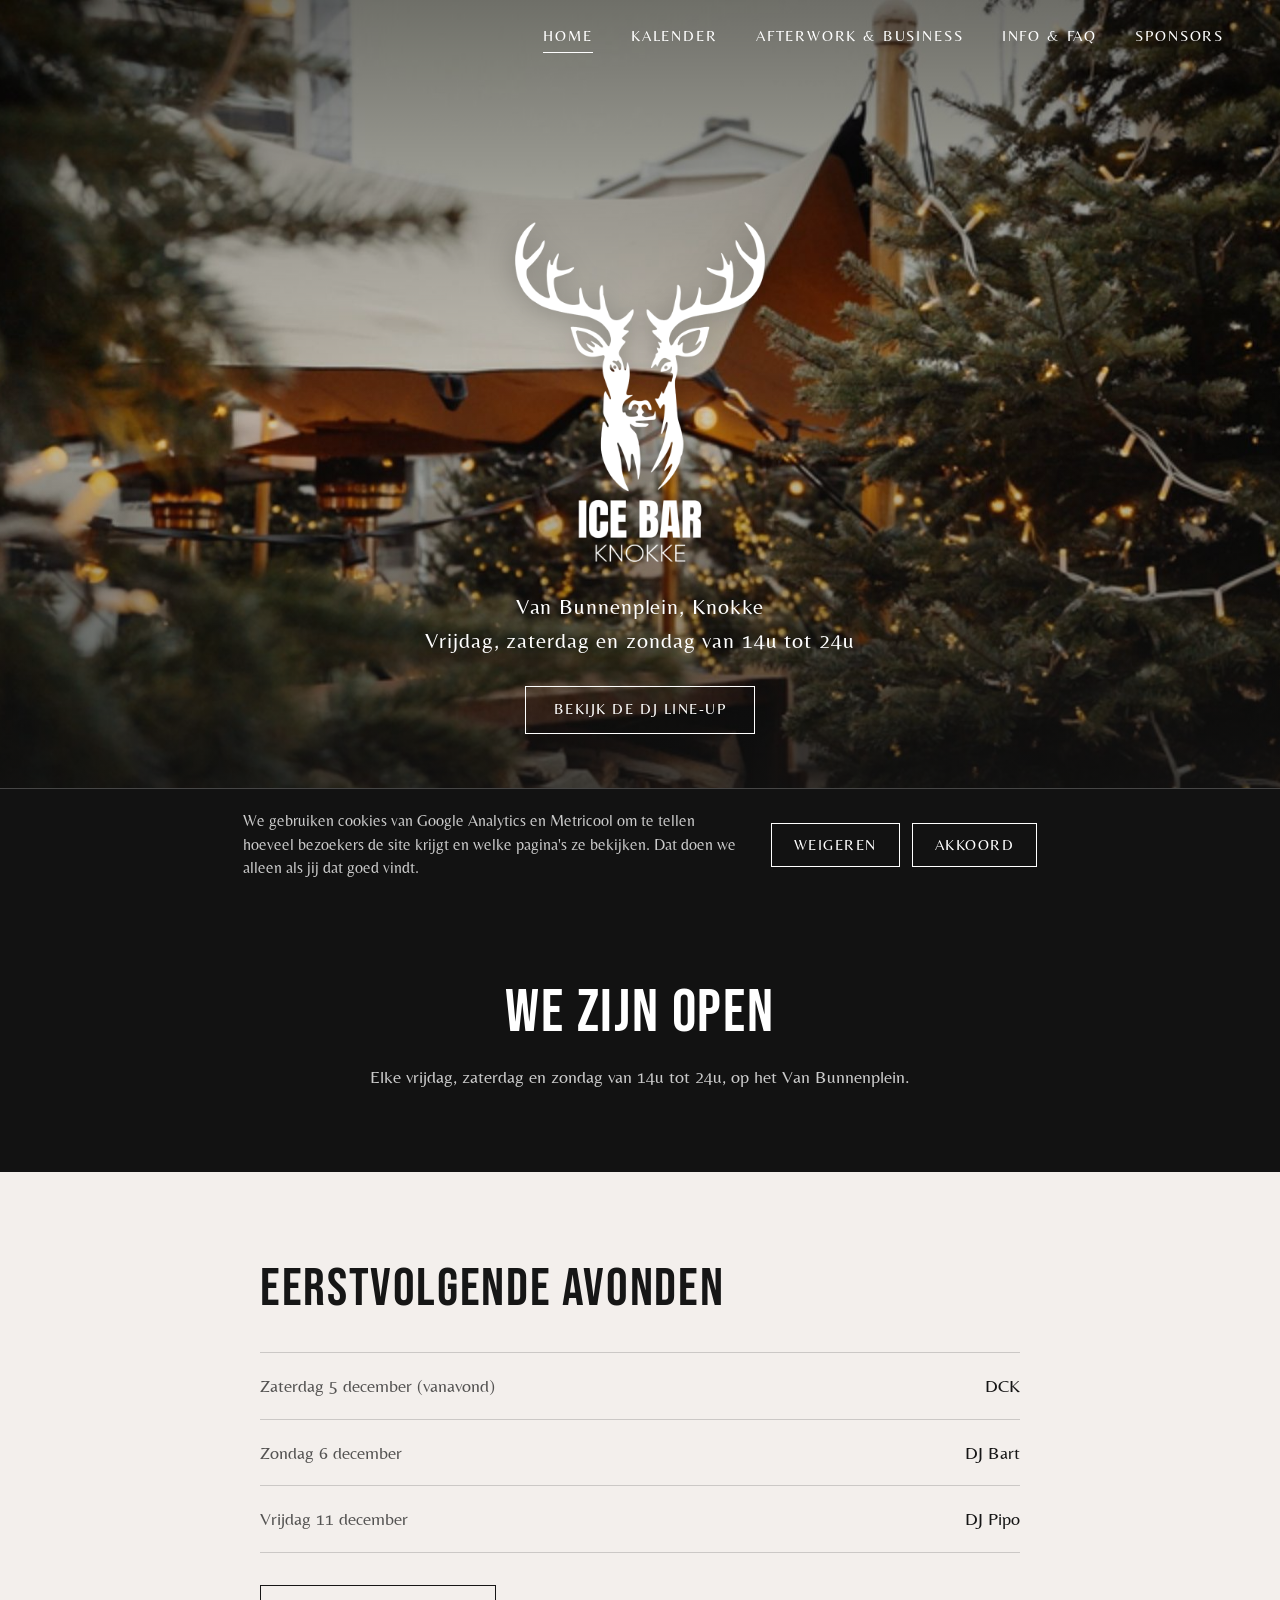
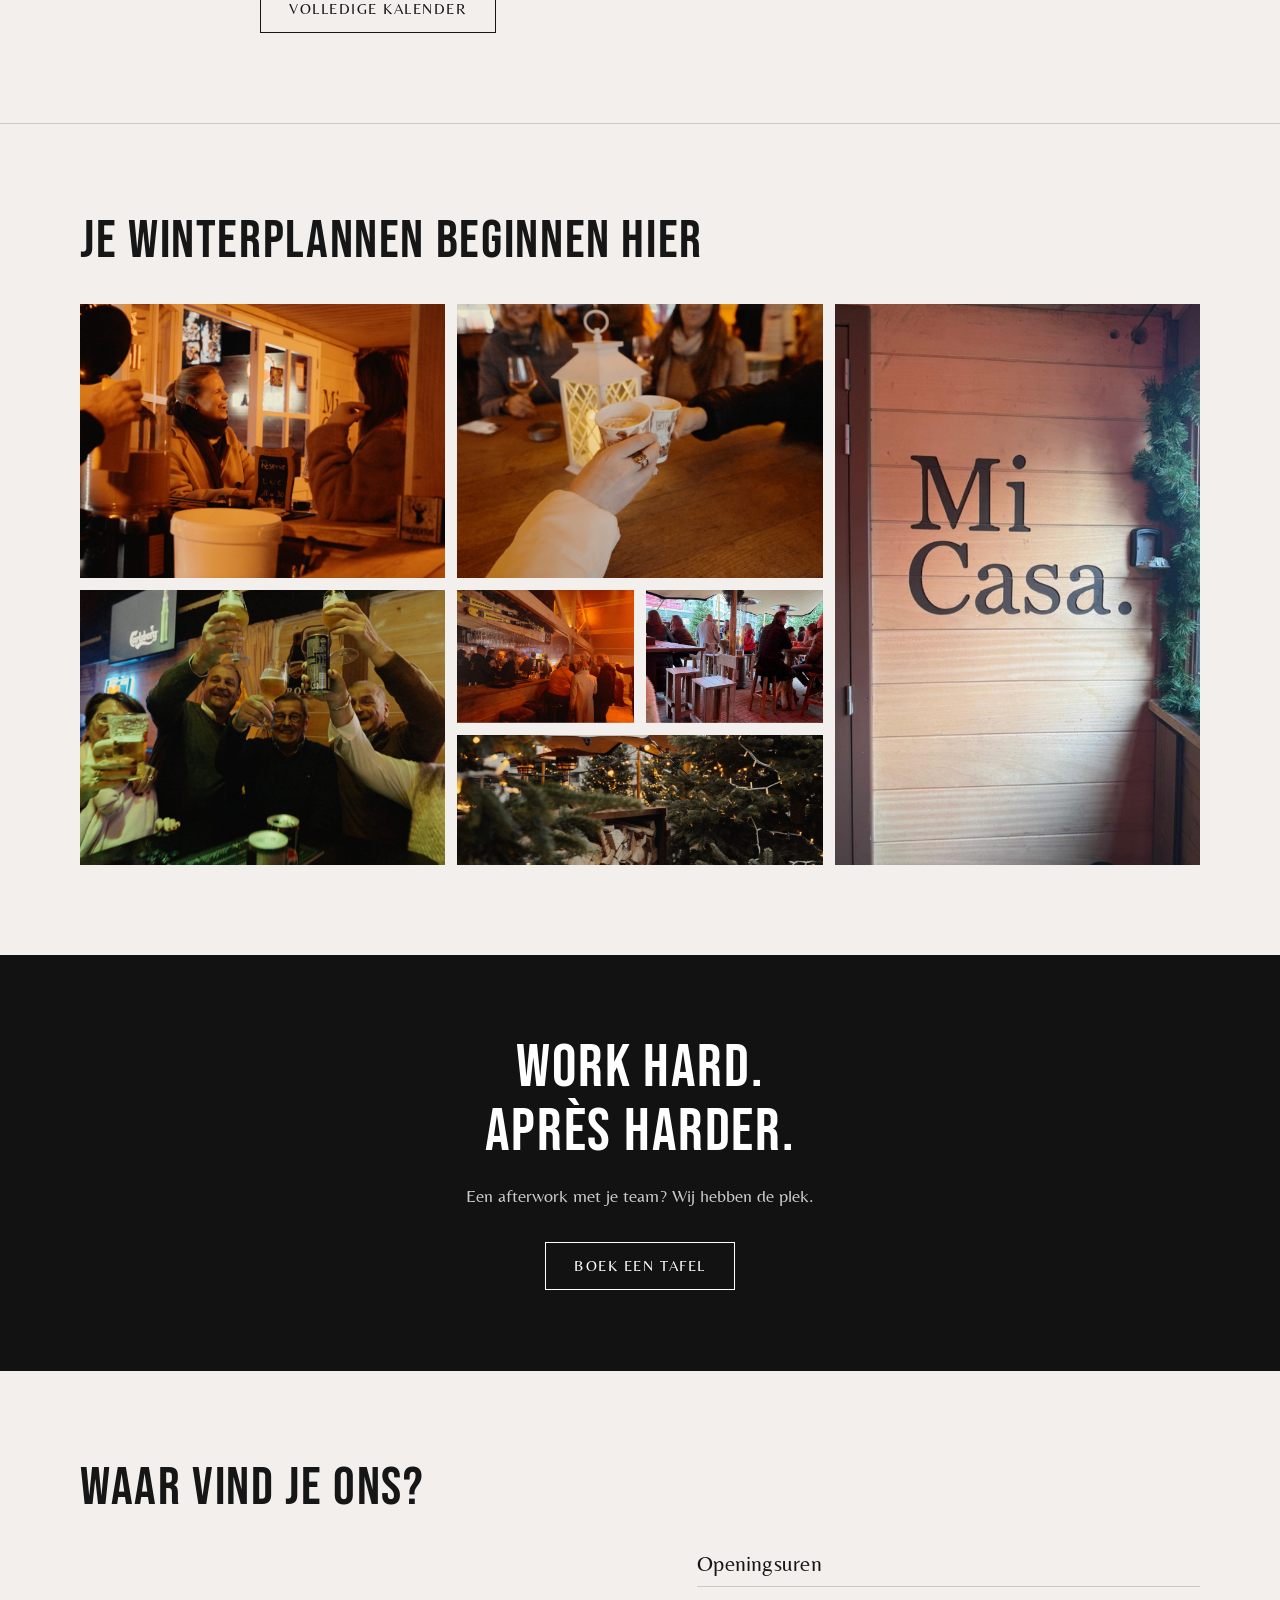
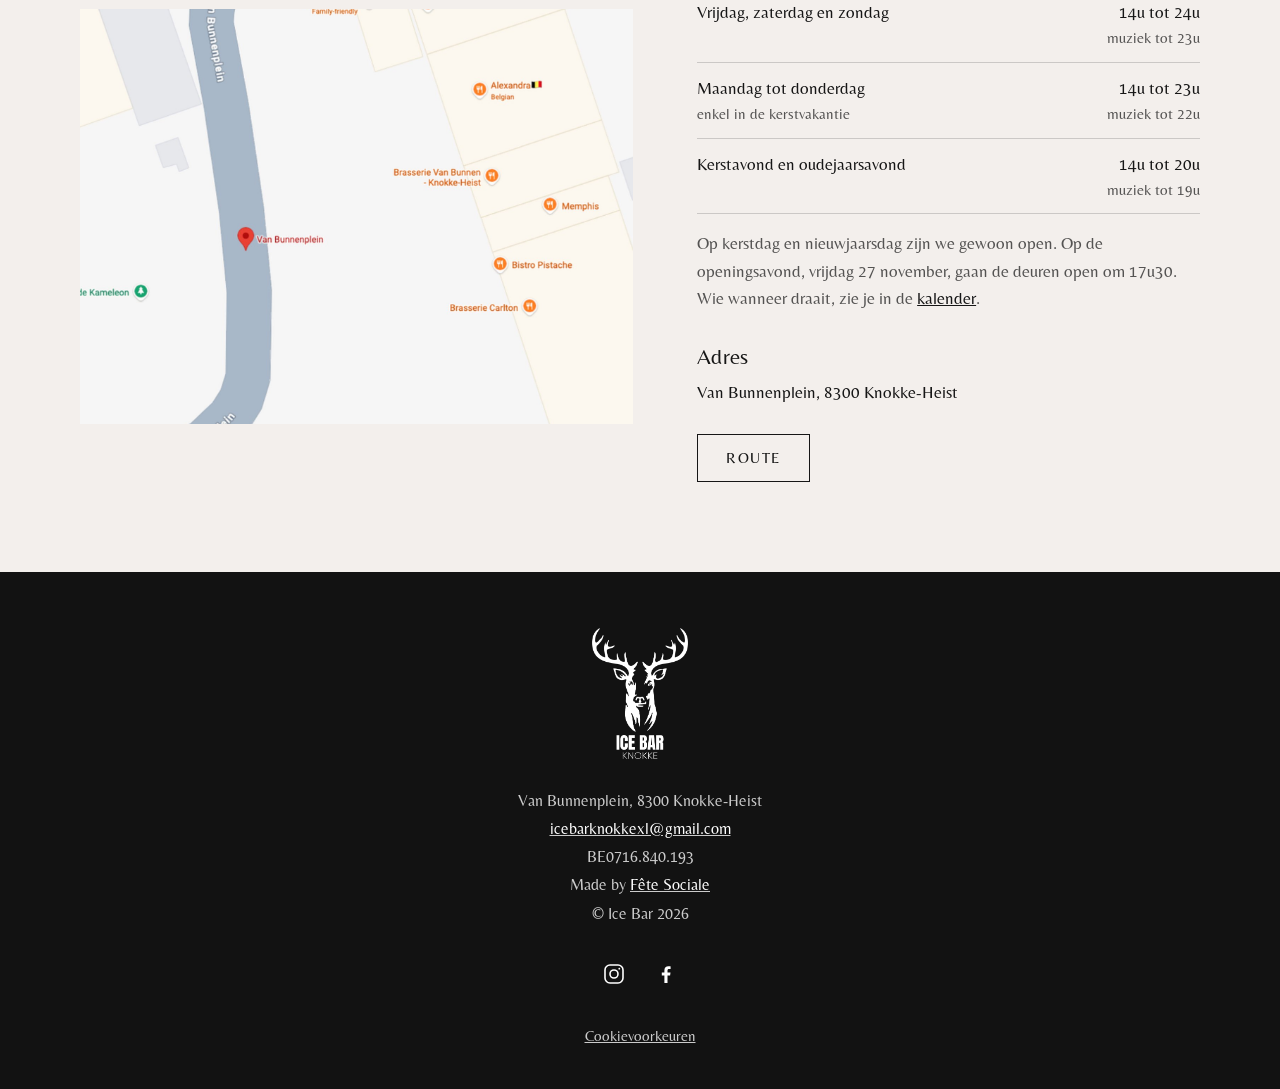
<file: site/afterwork.html>
<!doctype html>
<html lang="nl-BE">
<head>
  <meta charset="utf-8">
  <script>
    // Toegang enkel met de code van de aftelpagina (zelfde hash als in ../index.html).
    (function () {
      var HASH = "de0a3a66b00d33d4ba1d18e54d6c8388ff5c002a2585706f4c38a5712fb0448a";
      try { if (sessionStorage.getItem("icebar-site") !== HASH) location.replace("../?site"); }
      catch (e) { location.replace("../?site"); }
    })();
  </script>
  <meta name="viewport" content="width=device-width, initial-scale=1">
  <meta name="robots" content="noindex, nofollow">
  <title>Afterwork & business | Ice Bar Knokke</title>
  <meta name="description" content="Een afterwork of eindejaarsdrink met het team in de Ice Bar Knokke. Vraag een tafel aan voor je groep.">
  <meta name="theme-color" content="#121212">
  <link rel="icon" type="image/png" href="../assets/favicon.png">
  <link rel="apple-touch-icon" href="../assets/favicon.png">
  <link rel="preconnect" href="https://fonts.googleapis.com">
  <link rel="preconnect" href="https://fonts.gstatic.com" crossorigin>
  <link href="https://fonts.googleapis.com/css2?family=Bebas+Neue&family=Belleza&display=swap" rel="stylesheet">
  <link rel="stylesheet" href="../assets/site.css?v=34d491d8">
</head>
<body>
  <a class="skip" href="#inhoud">Naar de inhoud</a>
  <header class="top" id="top">
    <div class="bar">
      <a class="brand" href="index.html" aria-label="Ice Bar Knokke, home"><img src="../assets/logo-icebar-wit.png" alt="" width="662" height="900"></a>
      <button class="menu-btn" type="button" aria-expanded="false" aria-controls="menu">
        <svg viewBox="0 0 26 18" aria-hidden="true" fill="none" stroke="currentColor" stroke-width="1.5"><path d="M0 1h26M0 9h26M0 17h26"/></svg>
        Menu
      </button>
      <nav id="menu" aria-label="Hoofdmenu">
        <ul>
          <li><a href="index.html">Home</a></li>
          <li><a href="kalender.html">Kalender</a></li>
          <li><a href="afterwork.html" aria-current="page">Afterwork & business</a></li>
          <li><a href="info.html">Info & FAQ</a></li>
          <li><a href="sponsors.html">Sponsors</a></li>
        </ul>
      </nav>
    </div>
  </header>
  <div class="page-head">
    <img class="bg" src="../assets/fotos/bar-binnen.jpg" alt="" width="1920" height="1080" fetchpriority="high">
    <h1>Afterwork &amp; business</h1>
  </div>

  <main id="inhoud">
    <section class="band">
      <h2 class="statement">Je volgende afterwork? Wij hebben de plek.</h2>
      <p class="lede">Een afterwork met de collega's, een eindejaarsdrink met het team of gewoon een goeie reden om samen iets te drinken. Onze chalet is de plek om na het werk samen te komen, bij te praten en het weekend in te zetten.</p>
    </section>

    <section class="section" id="reserveren">
      <div class="narrow">
        <h2 class="section-title">Reserveer je tafel</h2>
        <p class="lede">Kom je met een grotere groep? Vraag vooraf een tafel aan. We bekijken de mogelijkheden en nemen zo snel mogelijk contact met je op.</p>

        <form id="reservatie" class="form-grid" novalidate style="margin-top:40px" action="#" method="post">
          <div class="field">
            <label for="naam">Voor- en achternaam <abbr title="verplicht">*</abbr></label>
            <input id="naam" name="naam" type="text" required autocomplete="name">
            <p class="error" id="naam-error"></p>
          </div>
          <div class="field">
            <label for="bedrijf">Bedrijfsnaam</label>
            <input id="bedrijf" name="bedrijf" type="text" autocomplete="organization">
            <p class="error" id="bedrijf-error"></p>
          </div>
          <div class="field">
            <label for="email">E-mailadres <abbr title="verplicht">*</abbr></label>
            <input id="email" name="email" type="email" required autocomplete="email" inputmode="email">
            <p class="error" id="email-error"></p>
          </div>
          <div class="field wide">
            <label for="telefoon">Telefoonnummer <abbr title="verplicht">*</abbr></label>
            <input id="telefoon" name="telefoon" type="tel" required autocomplete="tel" inputmode="tel">
            <p class="error" id="telefoon-error"></p>
          </div>
          <div class="field">
            <label for="datum">Datum <abbr title="verplicht">*</abbr></label>
            <input id="datum" name="datum" type="date" required min="2026-11-27" max="2027-01-31">
            <p class="error" id="datum-error"></p>
          </div>
          <div class="field">
            <label for="uur">Uur <abbr title="verplicht">*</abbr></label>
            <input id="uur" name="uur" type="time" required min="12:00">
            <p class="error" id="uur-error"></p>
          </div>
          <div class="field">
            <label for="personen">Aantal personen <abbr title="verplicht">*</abbr></label>
            <input id="personen" name="personen" type="number" required min="1" max="200" inputmode="numeric">
            <p class="error" id="personen-error"></p>
          </div>
          <div class="field wide">
            <label for="opmerkingen">Extra opmerkingen</label>
            <textarea id="opmerkingen" name="opmerkingen" ></textarea>
            <p class="error" id="opmerkingen-error"></p>
          </div>
          <div class="hp" aria-hidden="true"><label for="website">Website</label><input id="website" name="website" type="text" tabindex="-1" autocomplete="off"></div>
          <div class="form-foot wide">
            <button class="btn btn-solid" type="submit">Vraag je tafel aan</button>
            <small>Je reservatie is pas definitief na bevestiging door ons team.</small>
          </div>
          <p class="form-status wide" id="form-status" role="status" aria-live="polite"></p>
        </form>
      </div>
    </section>
  </main>

  <footer>
    <img class="wordmark" src="../assets/logo-icebar-wit.png" alt="Ice Bar Knokke" width="662" height="900" loading="lazy">
    <p>Van Bunnenplein, 8300 Knokke-Heist<br><a href="mailto:icebarknokkexl@gmail.com">icebarknokkexl@gmail.com</a><br>BE0716.840.193<br>Made by <a href="https://fetesociale.be/" target="_blank" rel="noopener">Fête Sociale</a><br>&copy; Ice Bar 2026</p>
    <ul class="socials">
      <li><a href="https://www.instagram.com/icebarknokke/" target="_blank" rel="noopener" aria-label="Ice Bar Knokke op Instagram"><svg viewBox="0 0 24 24" aria-hidden="true" fill="none" stroke="currentColor" stroke-width="1.6"><rect x="3" y="3" width="18" height="18" rx="5"/><circle cx="12" cy="12" r="4"/><circle cx="17.3" cy="6.7" r=".9" fill="currentColor" stroke="none"/></svg></a></li>
      <li><a href="https://www.facebook.com/IcebarKnokkeXL" target="_blank" rel="noopener" aria-label="Ice Bar Knokke op Facebook"><svg viewBox="0 0 24 24" aria-hidden="true" fill="currentColor"><path d="M13.5 21v-7.5h2.6l.4-3h-3V8.6c0-.9.3-1.5 1.5-1.5h1.6V4.4c-.3 0-1.2-.1-2.3-.1-2.3 0-3.9 1.4-3.9 4v2.2H7.8v3h2.6V21h3.1z"/></svg></a></li>
    </ul>
    <a class="back" href="../">Naar de aftelpagina</a>
  </footer>

  <script src="../assets/programma.js?v=c13f7718"></script>
  <script>
    // Menu op kleine schermen
    (function () {
      const top = document.getElementById("top");
      const btn = top.querySelector(".menu-btn");
      btn.addEventListener("click", () => {
        const open = top.classList.toggle("is-open");
        document.body.classList.toggle("menu-open", open);
        btn.setAttribute("aria-expanded", String(open));
        btn.lastChild.textContent = open ? " Sluiten" : " Menu";
      });
      addEventListener("keydown", e => {
        if (e.key === "Escape" && top.classList.contains("is-open")) btn.click();
      });
    })();

    // Reservatieformulier. ENDPOINT is de Worker (worker/index.js) die de aanvraag doormailt.
    // Lukt het verzenden niet, dan verwijst het formulier naar het mailadres.
    (function () {
      const ENDPOINT = "/api/reservatie";
      const form = document.getElementById("reservatie");
      const status = document.getElementById("form-status");
      const messages = {
        valueMissing: "Vul dit veld in.",
        typeMismatch: "Dat ziet er niet juist uit. Kijk de invoer even na.",
        rangeUnderflow: "Die waarde is te laag.",
        rangeOverflow: "Die waarde is te hoog."
      };

      function check(input) {
        const field = input.closest(".field");
        if (!field) return true;
        const err = field.querySelector(".error");
        if (input.validity.valid) { field.classList.remove("is-invalid"); err.textContent = ""; return true; }
        const key = Object.keys(messages).find(k => input.validity[k]) || "typeMismatch";
        field.classList.add("is-invalid");
        err.textContent = messages[key];
        return false;
      }

      form.querySelectorAll("input, textarea").forEach(i => {
        i.addEventListener("blur", () => check(i));
        i.addEventListener("input", () => { if (i.closest(".field")?.classList.contains("is-invalid")) check(i); });
      });

      form.addEventListener("submit", async e => {
        e.preventDefault();
        status.className = "form-status wide";
        status.textContent = "";
        const inputs = [...form.querySelectorAll(".field input, .field textarea")];
        const firstBad = inputs.filter(i => !check(i))[0];
        if (firstBad) { firstBad.focus(); return; }
        if (form.website.value) return; // spam

        const btn = form.querySelector("button[type=submit]");
        if (!ENDPOINT) {
          status.classList.add("is-error");
          status.textContent = "Het formulier is nog niet gekoppeld. Mail je aanvraag voorlopig naar icebarknokkexl@gmail.com.";
          return;
        }
        btn.disabled = true;
        btn.textContent = "Even geduld";
        const data = Object.fromEntries(new FormData(form).entries());
        delete data.website;
        try {
          const res = await fetch(ENDPOINT, { method: "POST", headers: { "Content-Type": "application/json" }, body: JSON.stringify(data) });
          if (!res.ok) throw new Error(res.status);
          form.reset();
          status.classList.add("is-success");
          const title = document.createElement("strong");
          title.textContent = "Aanvraag ontvangen, nog niet bevestigd";
          status.append(title, "Je tafel is nog niet gereserveerd. De reservatie is pas definitief nadat ons team ze bevestigd heeft. We nemen zo snel mogelijk contact met je op.");
          status.scrollIntoView({ block: "nearest", behavior: "smooth" });
        } catch (err) {
          status.classList.add("is-error");
          status.textContent = "Verzenden is niet gelukt. Probeer het nog eens, of mail naar icebarknokkexl@gmail.com.";
        } finally {
          btn.disabled = false;
          btn.textContent = "Vraag je tafel aan";
        }
      });
    })();
  </script>
</body>
</html>
</file>
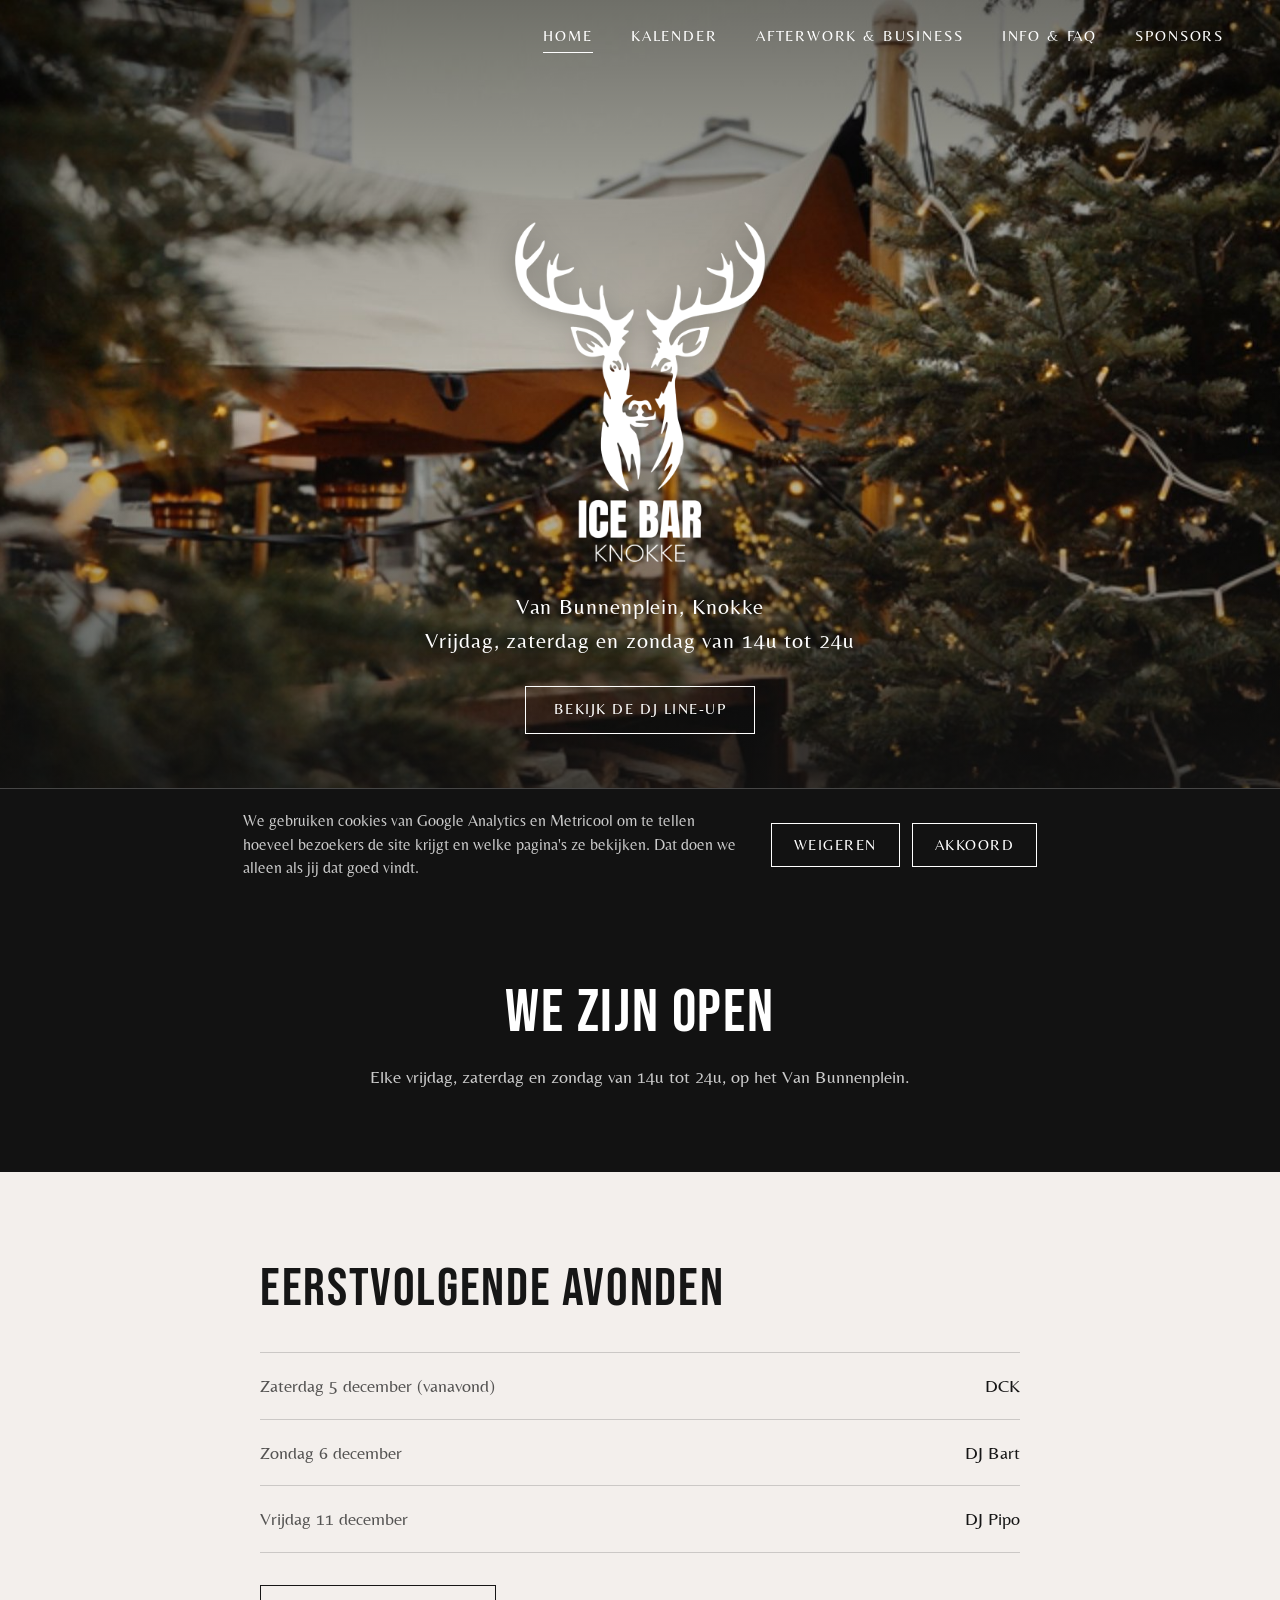
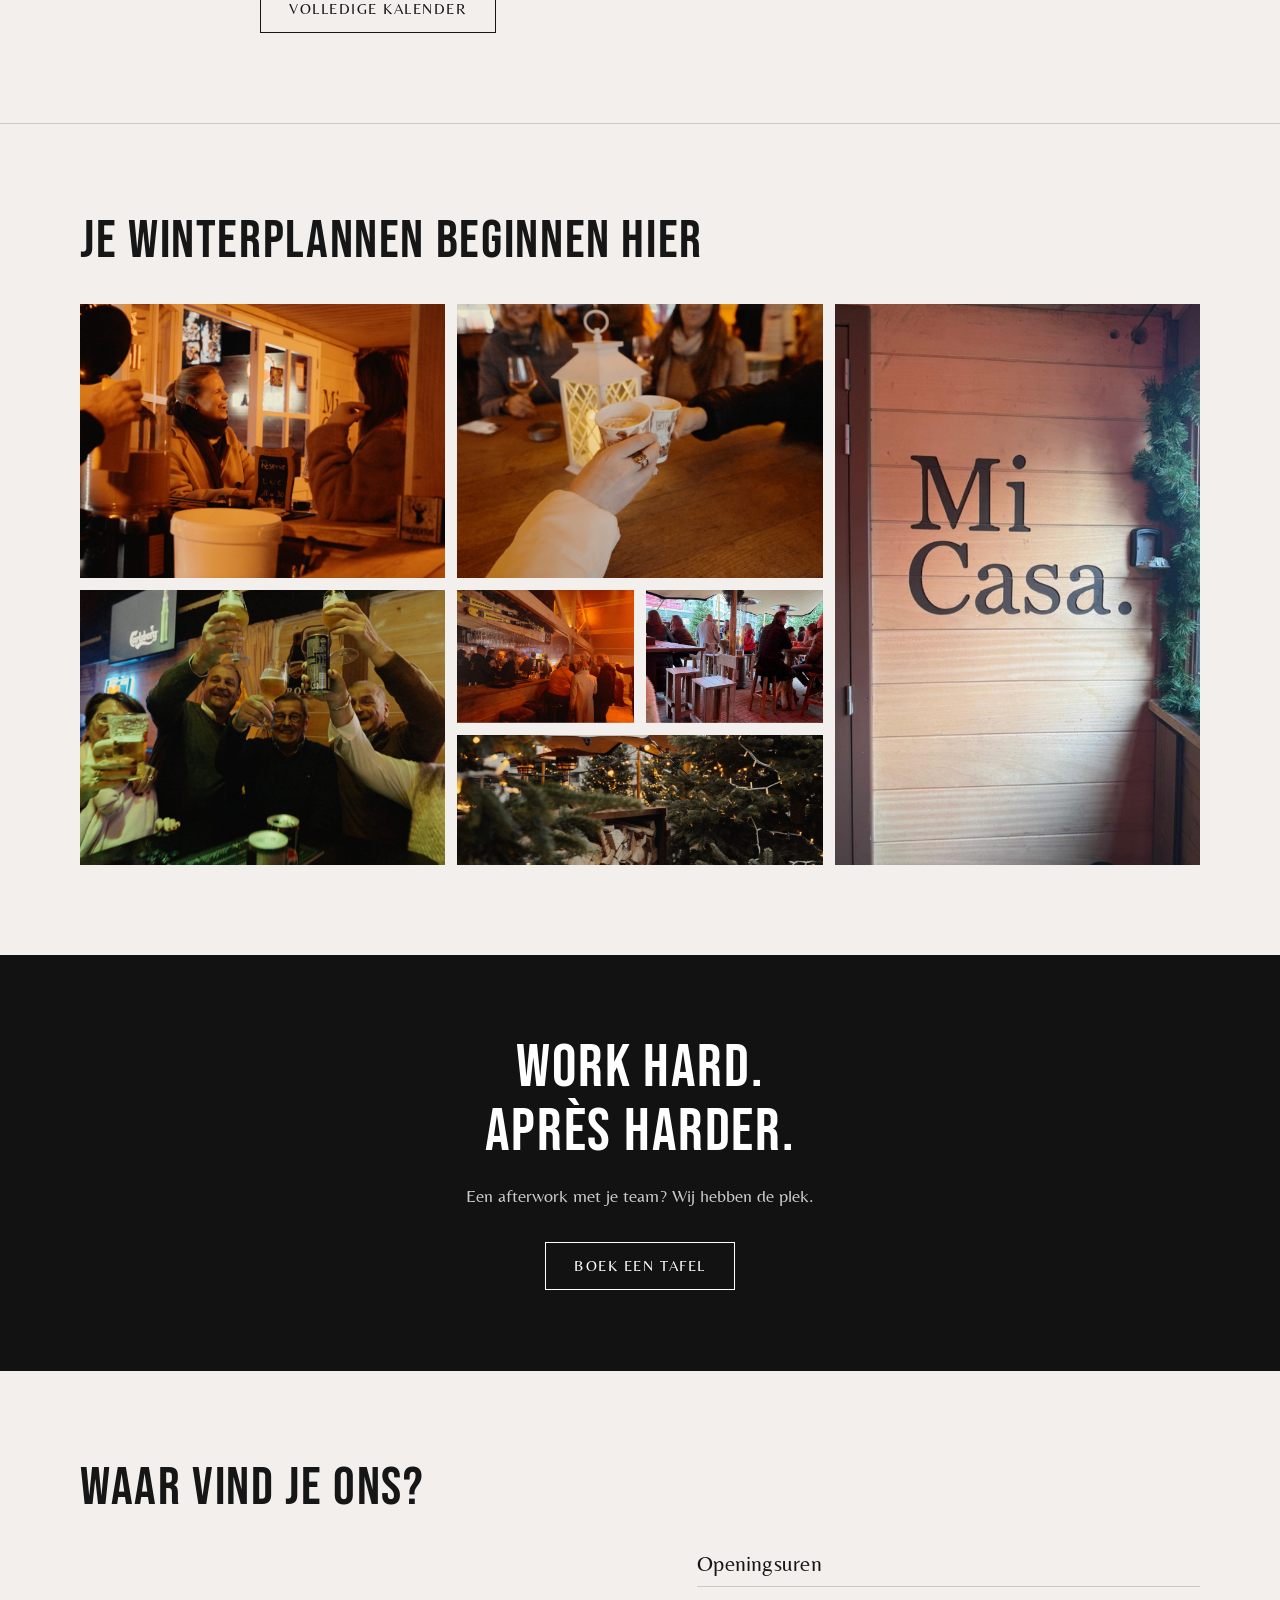
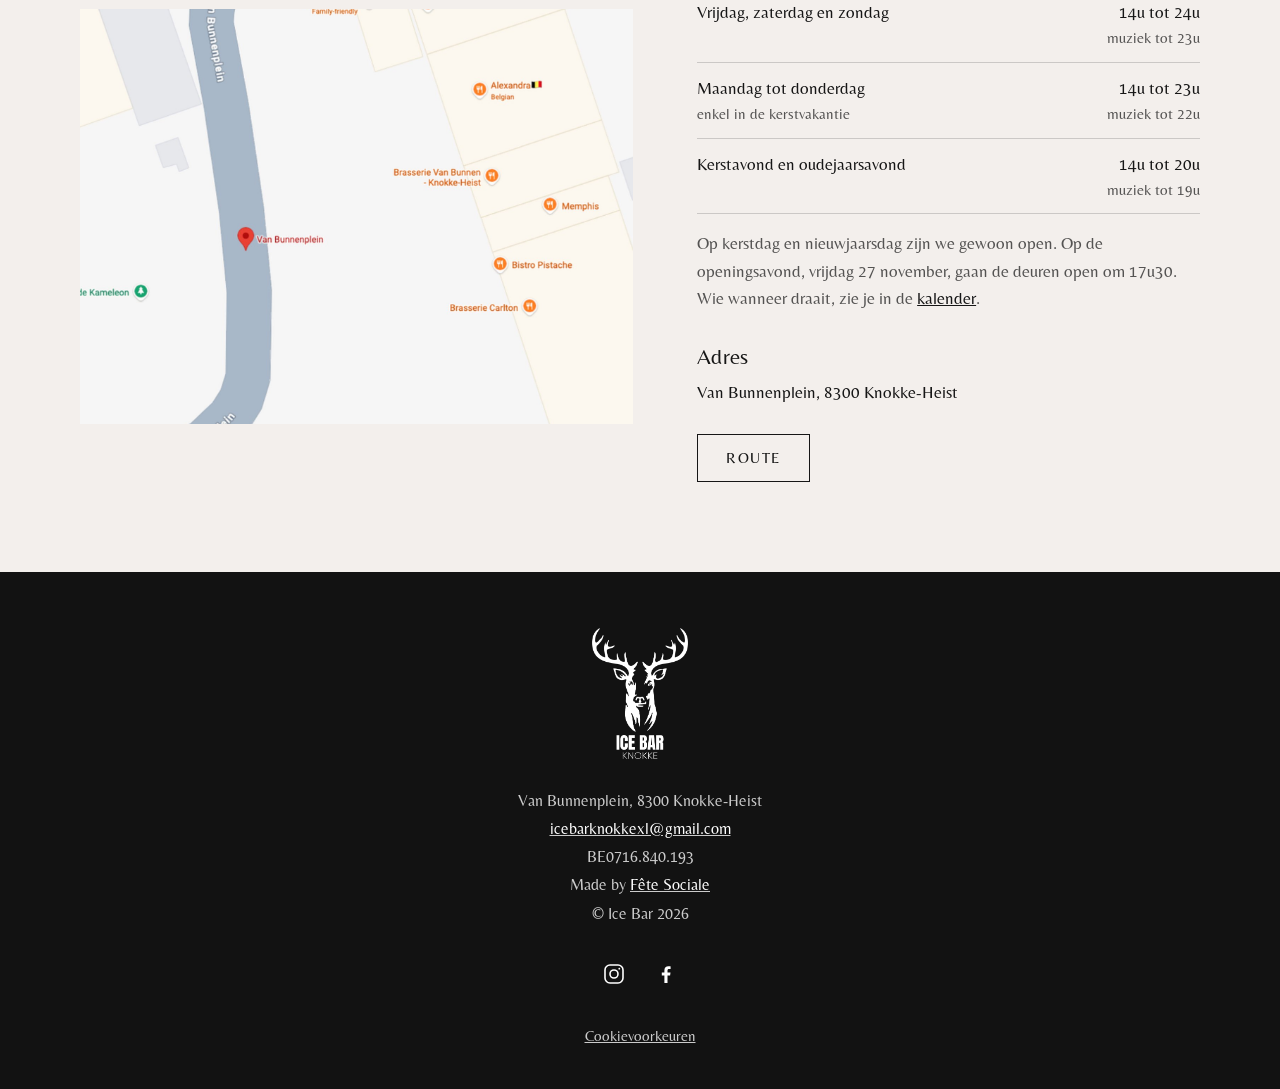
<file: site/kalender.html>
<!doctype html>
<html lang="nl-BE">
<head>
  <meta charset="utf-8">
  <script>
    // Toegang enkel met de code van de aftelpagina (zelfde hash als in ../index.html).
    (function () {
      var HASH = "de0a3a66b00d33d4ba1d18e54d6c8388ff5c002a2585706f4c38a5712fb0448a";
      try { if (sessionStorage.getItem("icebar-site") !== HASH) location.replace("../?site"); }
      catch (e) { location.replace("../?site"); }
    })();
  </script>
  <meta name="viewport" content="width=device-width, initial-scale=1">
  <meta name="robots" content="noindex, nofollow">
  <title>Kalender | Ice Bar Knokke</title>
  <meta name="description" content="Alle dj-avonden in de Ice Bar Knokke, van de opening op 27 november tot eind januari.">
  <meta name="theme-color" content="#121212">
  <link rel="icon" type="image/png" href="../assets/favicon.png">
  <link rel="apple-touch-icon" href="../assets/favicon.png">
  <link rel="preconnect" href="https://fonts.googleapis.com">
  <link rel="preconnect" href="https://fonts.gstatic.com" crossorigin>
  <link href="https://fonts.googleapis.com/css2?family=Bebas+Neue&family=Belleza&display=swap" rel="stylesheet">
  <link rel="stylesheet" href="../assets/site.css?v=34d491d8">
</head>
<body>
  <a class="skip" href="#inhoud">Naar de inhoud</a>
  <header class="top" id="top">
    <div class="bar">
      <a class="brand" href="index.html" aria-label="Ice Bar Knokke, home"><img src="../assets/logo-icebar-wit.png" alt="" width="662" height="900"></a>
      <button class="menu-btn" type="button" aria-expanded="false" aria-controls="menu">
        <svg viewBox="0 0 26 18" aria-hidden="true" fill="none" stroke="currentColor" stroke-width="1.5"><path d="M0 1h26M0 9h26M0 17h26"/></svg>
        Menu
      </button>
      <nav id="menu" aria-label="Hoofdmenu">
        <ul>
          <li><a href="index.html">Home</a></li>
          <li><a href="kalender.html" aria-current="page">Kalender</a></li>
          <li><a href="afterwork.html">Afterwork & business</a></li>
          <li><a href="info.html">Info & FAQ</a></li>
          <li><a href="sponsors.html">Sponsors</a></li>
        </ul>
      </nav>
    </div>
  </header>
  <div class="page-head">
    <img class="bg" src="../assets/fotos/dag-lampjes.jpg" alt="" width="1920" height="1080" fetchpriority="high">
    <h1>Kalender</h1>
  </div>

  <main id="inhoud">
    <section class="section">
      <div class="wrap">
        <p class="lede calendar-intro">Elke avond staat er een dj achter de draaitafel, en elke avond wordt het feest. Het begint rustig met een glas aan de toog en eindigt met een polonaise door het chalet. De confettikanonnen gaan af wanneer je het niet verwacht, en de hele tent zingt mee met platen die je lang vergeten was. Rond de feestdagen doen we er nog een schep bovenop. Deuren open vanaf 12u, de rest komt vanzelf.</p>
        <div id="calendar">
          <noscript><p>Zet JavaScript aan om de kalender te zien, of bel ons voor het programma.</p></noscript>
        </div>
        <p class="calendar-note">Het programma kan nog veranderen.</p>
      </div>
    </section>
  </main>

  <footer>
    <img class="wordmark" src="../assets/logo-icebar-wit.png" alt="Ice Bar Knokke" width="662" height="900" loading="lazy">
    <p>Van Bunnenplein, 8300 Knokke-Heist<br><a href="mailto:icebarknokkexl@gmail.com">icebarknokkexl@gmail.com</a><br>BE0716.840.193<br>Made by <a href="https://fetesociale.be/" target="_blank" rel="noopener">Fête Sociale</a><br>&copy; Ice Bar 2026</p>
    <ul class="socials">
      <li><a href="https://www.instagram.com/icebarknokke/" target="_blank" rel="noopener" aria-label="Ice Bar Knokke op Instagram"><svg viewBox="0 0 24 24" aria-hidden="true" fill="none" stroke="currentColor" stroke-width="1.6"><rect x="3" y="3" width="18" height="18" rx="5"/><circle cx="12" cy="12" r="4"/><circle cx="17.3" cy="6.7" r=".9" fill="currentColor" stroke="none"/></svg></a></li>
      <li><a href="https://www.facebook.com/IcebarKnokkeXL" target="_blank" rel="noopener" aria-label="Ice Bar Knokke op Facebook"><svg viewBox="0 0 24 24" aria-hidden="true" fill="currentColor"><path d="M13.5 21v-7.5h2.6l.4-3h-3V8.6c0-.9.3-1.5 1.5-1.5h1.6V4.4c-.3 0-1.2-.1-2.3-.1-2.3 0-3.9 1.4-3.9 4v2.2H7.8v3h2.6V21h3.1z"/></svg></a></li>
    </ul>
    <a class="back" href="../">Naar de aftelpagina</a>
  </footer>

  <script src="../assets/programma.js?v=c13f7718"></script>
  <script>
    // Menu op kleine schermen
    (function () {
      const top = document.getElementById("top");
      const btn = top.querySelector(".menu-btn");
      btn.addEventListener("click", () => {
        const open = top.classList.toggle("is-open");
        document.body.classList.toggle("menu-open", open);
        btn.setAttribute("aria-expanded", String(open));
        btn.lastChild.textContent = open ? " Sluiten" : " Menu";
      });
      addEventListener("keydown", e => {
        if (e.key === "Escape" && top.classList.contains("is-open")) btn.click();
      });
    })();

    ICEBAR.renderCalendar(document.getElementById("calendar"));
  </script>
</body>
</html>
</file>
<file: assets/site.css>
/* Ice Bar Knokke, volledige site.
   Gebaseerd op het Canva-webdesign: crèmekleurig papier, zwarte banden,
   één smalle, vette titelletter zoals "ICE BAR" in het logo (Bebas Neue) en één brede tekstletter (Belleza). */

:root {
  --cream: #f3efec;
  --cream-deep: #e9e3de;
  --slate: #121212;
  --slate-deep: #333;
  --ink: #161616;
  --ink-soft: rgba(22, 22, 22, .72);
  --rule: rgba(22, 22, 22, .18);
  --white: #fff;
  --white-soft: rgba(255, 255, 255, .78);
  --rule-light: rgba(255, 255, 255, .22);
  --display: "Bebas Neue", "Oswald", "Arial Narrow", Impact, sans-serif;
  --text: "Belleza", "Gill Sans", "Trebuchet MS", sans-serif;
  --gutter: 24px;
  --gutter: clamp(16px, 5vw, 56px);
  --measure: 62ch;
  --ease: cubic-bezier(.2, .7, .2, 1);
}

* { box-sizing: border-box; margin: 0; padding: 0; }

html { scroll-behavior: smooth; }

body {
  background: var(--cream);
  color: var(--ink);
  font-family: var(--text);
  font-size: 17px;
  line-height: 1.6;
  -webkit-font-smoothing: antialiased;
  overflow-x: hidden;
}

img { display: block; max-width: 100%; height: auto; }

a { color: inherit; }

:focus-visible { outline: 2px solid currentColor; outline-offset: 4px; }

.visually-hidden { position: absolute; width: 1px; height: 1px; overflow: hidden; clip: rect(0 0 0 0); white-space: nowrap; }

.skip {
  position: absolute;
  left: 16px;
  top: -60px;
  z-index: 100;
  padding: 10px 14px;
  background: var(--white);
  color: var(--ink);
}

.skip:focus { top: 16px; }

/* ---------- Letters ---------- */
h1, h2, h3 { font-weight: 400; line-height: 1.05; letter-spacing: .01em; text-wrap: balance; }

h1 { font-family: var(--display); font-size: clamp(2.8rem, 7vw, 5.2rem); }
h2 { font-family: var(--display); font-size: clamp(2.1rem, 4.6vw, 3.4rem); }
h1, h2, .band .statement { text-transform: uppercase; letter-spacing: .03em; line-height: 1; }
h3 { font-family: var(--text); font-size: 1.35rem; line-height: 1.25; }

p { max-width: var(--measure); }

.lede { font-size: 1.15rem; }

/* ---------- Knoppen ---------- */
.btn {
  display: inline-flex;
  align-items: center;
  justify-content: center;
  min-height: 48px;
  padding: 0 28px;
  border: 1px solid currentColor;
  color: var(--ink);
  background: transparent;
  font: inherit;
  font-size: .95rem;
  letter-spacing: .1em;
  text-transform: uppercase;
  text-decoration: none;
  cursor: pointer;
  touch-action: manipulation;
  transition: background-color .2s var(--ease), color .2s var(--ease);
}

.btn:hover { background: var(--ink); color: var(--cream); }
.btn:active { background: var(--slate-deep); }
.btn[disabled] { opacity: .5; cursor: default; }

.on-dark .btn, .btn.light { color: var(--white); }
.on-dark .btn:hover, .btn.light:hover { background: var(--white); color: var(--ink); }

.btn-solid { background: var(--ink); color: var(--cream); }
.btn-solid:hover { background: var(--slate-deep); color: var(--cream); }

/* ---------- Kop ---------- */
.top {
  position: absolute;
  top: 0;
  left: 0;
  right: 0;
  z-index: 20;
  color: var(--white);
}

.top .bar {
  position: relative;
  z-index: 2;
  display: flex;
  align-items: center;
  justify-content: space-between;
  gap: 24px;
  padding: 22px var(--gutter);
}

.top .brand img { width: 76px; height: auto; filter: drop-shadow(0 2px 10px rgba(0, 0, 0, .35)); }
.top .brand { display: block; }

/* Op de homepagina staat het logo groot in de foto, dus niet nog eens in de kop. */
.top nav, .top .menu-btn { margin-left: auto; }

.top nav ul {
  display: flex;
  gap: clamp(20px, 3vw, 44px);
  list-style: none;
}

/* Hoofdletters in de navigatie zijn een bewuste merkkeuze uit het Canva-design. */
.top nav a {
  font-size: .95rem;
  letter-spacing: .12em;
  text-transform: uppercase;
  text-decoration: none;
  padding: 8px 0;
  border-bottom: 1px solid transparent;
  transition: border-color .2s var(--ease);
}

.top nav a:hover, .top nav a[aria-current="page"] { border-bottom-color: currentColor; }

.top .menu-btn {
  display: none;
  align-items: center;
  gap: 12px;
  min-height: 44px;
  padding: 0 4px;
  background: none;
  border: 0;
  color: inherit;
  font: inherit;
  font-size: .95rem;
  letter-spacing: .12em;
  text-transform: uppercase;
  cursor: pointer;
}

.top .menu-btn svg { width: 26px; height: 18px; }

@media (max-width: 820px) {
  .top .menu-btn { display: inline-flex; }
  .top .brand img { width: 60px; }
  .top nav {
    position: fixed;
    inset: 0;
    display: none;
    background: var(--slate);
    color: var(--white);
    padding: 120px var(--gutter) 40px;
  }
  .top nav { z-index: 1; }
  .top .brand, .top .menu-btn { position: relative; z-index: 2; }
  .top.is-open nav { display: block; }
  .top.is-open { position: fixed; }
  body.menu-open { overflow: hidden; }
  .top nav ul { flex-direction: column; gap: 6px; }
  .top nav a { display: block; font-family: var(--display); font-size: 2.2rem; letter-spacing: .02em; text-transform: none; padding: 10px 0; border-bottom: 1px solid var(--rule-light); }
  .top nav a[aria-current="page"] { border-bottom-color: var(--white); }
}

/* Kop op de homepagina ligt over de foto, op de andere pagina's over de band. */
.page-head {
  position: relative;
  color: var(--white);
  background: var(--slate);
  min-height: clamp(380px, 56vh, 560px);
  display: grid;
  place-items: center;
  text-align: center;
  padding: 140px var(--gutter) 72px;
  overflow: hidden;
}

.page-head img.bg {
  position: absolute;
  inset: 0;
  width: 100%;
  height: 100%;
  object-fit: cover;
  filter: brightness(.85);
  z-index: 0;
}

.page-head::after {
  content: "";
  position: absolute;
  inset: 0;
  background: linear-gradient(180deg, rgba(0, 0, 0, .6), rgba(0, 0, 0, .22) 45%, rgba(0, 0, 0, .45));
  z-index: 1;
}

/* Volgt er een zwarte band, dan loopt de foto onderaan geleidelijk over in het zwart. */
.page-head.fade::after { background: linear-gradient(180deg, rgba(0, 0, 0, .6), rgba(0, 0, 0, .22) 40%, rgba(18, 18, 18, .55) 72%, var(--slate) 100%); }
.hero.fade::after { background: linear-gradient(180deg, rgba(0, 0, 0, .5) 0%, rgba(0, 0, 0, .1) 40%, rgba(18, 18, 18, .5) 78%, var(--slate) 100%); }

.page-head > * { position: relative; z-index: 2; }

.page-head h1 { letter-spacing: .06em; text-transform: uppercase; font-size: clamp(2.4rem, 6.5vw, 4.6rem); }

/* ---------- Home: hero ---------- */
.hero {
  position: relative;
  min-height: 100svh;
  display: grid;
  place-items: center;
  text-align: center;
  color: var(--white);
  padding: 120px var(--gutter) 64px;
  background: var(--slate);
  overflow: hidden;
}

.hero picture, .hero picture img {
  position: absolute;
  inset: 0;
  width: 100%;
  height: 100%;
  object-fit: cover;
  object-position: 40% center;
  z-index: 0;
}

.hero::after {
  content: "";
  position: absolute;
  inset: 0;
  z-index: 1;
  background: linear-gradient(180deg, rgba(0, 0, 0, .5) 0%, rgba(0, 0, 0, .1) 40%, rgba(0, 0, 0, .42) 100%);
}

.hero .inner { position: relative; z-index: 2; display: grid; justify-items: center; gap: 28px; }

.hero .hero-info { font-size: clamp(1.15rem, 2.2vw, 1.4rem); line-height: 1.5; letter-spacing: .04em; text-shadow: 0 1px 10px rgba(0, 0, 0, .55); }

.hero .wordmark { width: clamp(170px, 24vw, 250px); height: auto; filter: drop-shadow(0 2px 12px rgba(0, 0, 0, .25)); }

/* ---------- Banden en secties ---------- */
.band {
  background: var(--slate);
  color: var(--white);
  text-align: center;
  padding: clamp(56px, 9vh, 96px) var(--gutter);
}

.band p { margin-left: auto; margin-right: auto; color: var(--white-soft); font-size: 1.1rem; }

.band .statement {
  font-family: var(--display);
  font-size: clamp(2.2rem, 5.4vw, 3.8rem);
  line-height: 1.05;
  color: var(--white);
  text-wrap: balance;
  max-width: 20ch;
  margin-left: auto;
  margin-right: auto;
}

.band .statement + p { margin-top: 18px; }
.band .btn { margin-top: 32px; }

.wrap, .narrow { box-sizing: border-box; width: 100%; max-width: calc(1120px + 2 * var(--gutter)); margin: 0 auto; padding-left: var(--gutter); padding-right: var(--gutter); }
.narrow { max-width: calc(760px + 2 * var(--gutter)); }
.band .wrap { padding-left: 0; padding-right: 0; max-width: 1120px; }

.section { padding: clamp(64px, 10vh, 112px) 0; }
.section + .section { border-top: 1px solid var(--rule); }

.section-title { margin-bottom: clamp(28px, 4vh, 44px); }

/* ---------- Eerstvolgende avonden ---------- */
.upcoming ol { list-style: none; border-top: 1px solid var(--rule); }

.upcoming li {
  display: flex;
  justify-content: space-between;
  gap: 24px;
  padding: 18px 0;
  border-bottom: 1px solid var(--rule);
  font-size: 1.15rem;
}

.upcoming .when { color: var(--ink-soft); }
.upcoming .who { text-align: right; }
.upcoming .is-today .when::after { content: " (vanavond)"; text-transform: none; }
.upcoming .btn { margin-top: 32px; }

@media (max-width: 520px) {
  .upcoming li { flex-direction: column; gap: 2px; font-size: 1.05rem; }
  .upcoming .who { text-align: left; }
}

/* ---------- Fotoraster, zoals in het design ---------- */
.gallery {
  display: grid;
  grid-template-columns: 1fr 1fr 1fr;
  gap: 12px;
}

.gallery img { width: 100%; height: auto; object-fit: cover; display: block; }

.gallery .col { display: flex; flex-direction: column; gap: 12px; min-height: 0; }
.gallery .col > img { aspect-ratio: 4 / 3; }
.gallery .col > img.fill { flex: 1; min-height: 0; aspect-ratio: auto; height: 0; }

.gallery .pair { display: grid; grid-template-columns: 1fr 1fr; gap: 12px; }
.gallery .pair img { aspect-ratio: 4 / 3; }

.gallery .tall { position: relative; min-height: 0; }
.gallery .tall img { position: absolute; inset: 0; width: 100%; height: 100%; }

@media (max-width: 760px) {
  .gallery { grid-template-columns: 1fr 1fr; grid-auto-flow: dense; gap: 8px; }
  .gallery .col { display: contents; }
  .gallery .col > img, .gallery .col > img.fill { flex: none; height: auto; aspect-ratio: 4 / 3; }
  .gallery .pair { grid-column: 1 / -1; gap: 8px; }
  .gallery .tall { grid-column: 1 / -1; aspect-ratio: 16 / 10; }
}

/* ---------- Waar vind je ons ---------- */
.find {
  display: grid;
  grid-template-columns: minmax(0, 1.1fr) minmax(0, 1fr);
  gap: clamp(28px, 5vw, 72px);
  align-items: center;
}

.find .map { aspect-ratio: 4 / 3; object-fit: cover; width: 100%; }

.find h3 { margin-bottom: 8px; }
.find h3 + p + h3, .find p + h3 { margin-top: 32px; }
.find .btn { margin-top: 28px; }
.hours { margin: 0; }
.hours div { display: flex; justify-content: space-between; align-items: baseline; gap: 24px; padding: 12px 0; border-top: 1px solid var(--rule); }
.hours div:last-child { border-bottom: 1px solid var(--rule); }
.hours dt, .hours dd { margin: 0; }
.hours dd { text-align: right; white-space: nowrap; font-variant-numeric: tabular-nums; }
.hours small { display: block; font-size: .92rem; color: var(--ink-soft); }
.hours dt small { white-space: normal; }
.find .hours-note { margin-top: 16px; color: var(--ink-soft); }
.find .hours-note a { color: var(--ink); }
.find .hours-note + h3 { margin-top: 32px; }

@media (max-width: 760px) { .find { grid-template-columns: 1fr; } }

/* ---------- Kalender ---------- */
.calendar-intro { margin: 0 auto clamp(40px, 6vh, 64px); max-width: 64ch; text-align: center; text-wrap: pretty; }

/* Lijst per maand (kleine schermen) */
.calendar {
  display: grid;
  grid-template-columns: repeat(auto-fit, minmax(260px, 1fr));
  gap: clamp(32px, 5vw, 64px);
  align-items: start;
}

.calendar .month h2 { font-size: clamp(1.9rem, 3vw, 2.4rem); padding-bottom: 14px; border-bottom: 1px solid var(--rule); }
.calendar ol { list-style: none; }

.calendar li {
  display: grid;
  grid-template-columns: 72px 1fr;
  align-items: baseline;
  gap: 16px;
  padding: 13px 0;
  border-bottom: 1px solid var(--rule);
  font-size: 1.1rem;
}

.calendar .day { display: flex; align-items: baseline; gap: 8px; }
.calendar .day b { font-weight: 400; font-size: 1.35rem; font-variant-numeric: tabular-nums; }
.calendar .day small { font-size: .95rem; color: var(--ink-soft); }
.calendar .is-past { color: var(--ink-soft); opacity: .55; }
.calendar .is-today .who::after { content: " (vanavond)"; color: var(--ink-soft); }

.who .tag, .upcoming .who .tag { display: block; font-size: .92rem; color: var(--ink-soft); }
.upcoming .who .tag { text-align: right; }

/* Maandraster (grote schermen) */
.calendar-grid { display: none; }

.month-grid + .month-grid { margin-top: clamp(48px, 7vh, 80px); }
.month-grid h2 { font-size: clamp(1.9rem, 3vw, 2.4rem); margin-bottom: 18px; }

.month-grid ol {
  list-style: none;
  display: grid;
  grid-template-columns: repeat(7, 1fr);
  gap: 6px;
}

.month-grid li {
  min-height: 104px;
  padding: 10px 12px;
  border: 1px solid var(--rule);
  display: flex;
  flex-direction: column;
  gap: 4px;
  font-size: 1rem;
  line-height: 1.3;
}

.month-grid .wd {
  min-height: 0;
  padding: 0 12px 8px;
  border: 0;
  color: var(--ink-soft);
  font-size: .95rem;
}

.month-grid .blank { border-color: transparent; }
.month-grid .closed { color: var(--ink-soft); }
.month-grid .closed .num { opacity: .55; }
.month-grid .num { font-size: 1.1rem; font-variant-numeric: tabular-nums; }

.month-grid .open { background: var(--slate); border-color: var(--slate); color: var(--white); }
.month-grid .open .act { margin-top: auto; font-size: 1.05rem; }
.month-grid .open .tag { font-size: .88rem; color: var(--white-soft); }
.month-grid .open.is-past { background: var(--cream-deep); border-color: var(--cream-deep); color: var(--ink-soft); }
.month-grid .open.is-past .tag { color: var(--ink-soft); }
.month-grid .is-today { outline: 2px solid var(--ink); outline-offset: 2px; }

@media (min-width: 761px) {
  .calendar-grid { display: block; }
  .calendar { display: none; }
}

.calendar-note { margin-top: 40px; color: var(--ink-soft); }

/* ---------- Formulier ---------- */
.form-grid {
  display: grid;
  grid-template-columns: repeat(6, minmax(0, 1fr));
  gap: 22px 20px;
}

/* Zes kolommen: een gewoon veld neemt er twee (drie velden per rij), een half veld drie. */
.form-grid > * { grid-column: span 2; }
.form-grid .half { grid-column: span 3; }
.form-grid .wide { grid-column: 1 / -1; }

@media (max-width: 760px) {
  .form-grid { grid-template-columns: 1fr; }
  .form-grid > *, .form-grid .half { grid-column: 1 / -1; }
}

.field label { display: block; margin-bottom: 8px; font-size: 1rem; }
.field label abbr { text-decoration: none; }

.field input, .field textarea {
  width: 100%;
  min-height: 48px;
  padding: 10px 14px;
  background: var(--white);
  border: 1px solid var(--ink);
  border-radius: 0;
  color: var(--ink);
  font: inherit;
  transition: box-shadow .2s var(--ease);
}

.field textarea { min-height: 140px; resize: vertical; }
.field input:focus, .field textarea:focus { outline: none; box-shadow: 0 0 0 2px var(--ink); }
.field .hint { margin-top: 6px; font-size: .95rem; color: var(--ink-soft); }
.field.is-invalid input, .field.is-invalid textarea { border-color: #9a3b2e; box-shadow: 0 0 0 1px #9a3b2e; }
.field .error { display: none; margin-top: 6px; font-size: .95rem; color: #9a3b2e; }
.field.is-invalid .error { display: block; }

.form-foot { margin-top: 32px; display: flex; flex-wrap: wrap; align-items: center; gap: 20px 28px; }
.form-foot small { color: var(--ink-soft); font-size: .98rem; }
.form-status { margin-top: 20px; font-size: 1.05rem; }
.form-status.is-error { color: #9a3b2e; }
.form-status.is-success { margin-top: 28px; padding: 22px 26px; background: var(--white); border: 1px solid var(--ink); border-left-width: 6px; }
.form-status.is-success strong { display: block; margin-bottom: 8px; font-family: var(--display); font-weight: 400; font-size: 1.7rem; line-height: 1.1; letter-spacing: .03em; text-transform: uppercase; }
.hp { position: absolute; left: -9999px; }
.cf-turnstile:empty { display: none; }
.cf-turnstile { margin-top: 8px; }

/* ---------- Sponsors ---------- */
.band.sponsors { text-align: center; }

.logo-grid {
  list-style: none;
  display: grid;
  grid-template-columns: repeat(4, 1fr);
  gap: 12px;
}

.logo-grid li { border: 1px solid var(--rule-light); }

.logo-grid a, .logo-grid span {
  display: flex;
  align-items: center;
  justify-content: center;
  min-height: 150px;
  padding: 24px;
  transition: background-color .2s var(--ease);
}

.logo-grid a:hover { background: rgba(255, 255, 255, .06); }
.logo-grid a:focus-visible { outline-color: var(--white); }

/* Eén kleur voor alle logo's, zodat zeventien huisstijlen niet vloeken.
   Weglaten als de sponsors hun logo in kleur willen. */
.logo-grid img { max-width: 72%; max-height: 84px; width: auto; height: auto; filter: brightness(0) invert(1); }

.sponsors .also { margin-top: 36px; max-width: 60ch; }
.sponsors .also a { color: var(--white); }

@media (max-width: 900px) { .logo-grid { grid-template-columns: repeat(3, 1fr); } }
@media (max-width: 560px) { .logo-grid { grid-template-columns: repeat(2, 1fr); gap: 8px; } .logo-grid a { min-height: 112px; padding: 16px; } .logo-grid img { max-height: 64px; max-width: 78%; } }

/* ---------- FAQ ---------- */
.faq details { border-top: 1px solid var(--rule); }
.faq details:last-child { border-bottom: 1px solid var(--rule); }

.faq summary {
  list-style: none;
  cursor: pointer;
  display: flex;
  justify-content: space-between;
  align-items: center;
  gap: 24px;
  min-height: 60px;
  padding: 16px 0;
  font-size: 1.15rem;
}

.faq summary::-webkit-details-marker { display: none; }

.faq summary svg { flex: none; width: 22px; height: 22px; transition: transform .25s var(--ease); }
.faq details[open] summary svg { transform: rotate(45deg); }
.faq .answer { padding: 0 0 22px; color: var(--ink-soft); }
.faq .answer a { color: var(--ink); }

/* ---------- Voet ---------- */
footer {
  background: var(--slate);
  color: var(--white);
  text-align: center;
  padding: 56px var(--gutter) 40px;
}

footer .wordmark { width: 96px; height: auto; margin-left: auto; margin-right: auto; }
footer p { margin-left: auto; margin-right: auto; margin-top: 28px; color: var(--white-soft); font-size: .98rem; line-height: 1.8; }
footer a { color: var(--white); text-decoration-color: var(--white-soft); }
footer .socials { list-style: none; display: flex; justify-content: center; gap: 8px; margin-top: 24px; }
footer .socials a { display: inline-flex; align-items: center; justify-content: center; width: 44px; height: 44px; color: var(--white); transition: color .2s var(--ease); }
footer .socials a:hover { color: var(--white-soft); }
footer .socials svg { width: 24px; height: 24px; }

footer .back { display: inline-block; margin-top: 28px; font-size: .92rem; color: var(--white-soft); }

@media (prefers-reduced-motion: reduce) {
  html { scroll-behavior: auto; }
  *, *::before, *::after { transition: none !important; animation: none !important; }
}

/* ---------- Beweging ----------
   Bewust weinig: alleen waar het de aandacht helpt richten. Wie in zijn toestel
   "minder beweging" kiest, krijgt niets hiervan (zie de regel onderaan). */
@keyframes rise { from { opacity: 0; transform: translateY(14px); } to { opacity: 1; transform: none; } }
@keyframes reveal { from { opacity: 0; transform: translateY(-6px); } to { opacity: 1; transform: none; } }

/* 1. Homepagina: logo, adresregel en knop komen na elkaar in beeld. */
.hero .inner > * { animation: rise .9s var(--ease) both; }
.hero .inner > .wordmark { animation-delay: .1s; }
.hero .inner > .hero-info { animation-delay: .3s; }
.hero .inner > .btn { animation-delay: .5s; }

/* 2. Bevestiging na het formulier schuift in beeld. */
.form-status.is-success { animation: rise .5s var(--ease) both; }

/* 3. Antwoord op een veelgestelde vraag klapt zacht open. */
.faq details[open] .answer { animation: reveal .3s var(--ease) both; }

/* 4. Foto's en sponsorlogo's reageren licht op de muis. */
.gallery img { transition: filter .4s var(--ease); }
.logo-grid img { transition: transform .3s var(--ease); }
@media (hover: hover) {
  .gallery img:hover { filter: brightness(1.08) saturate(1.06); }
  .logo-grid a:hover img { transform: scale(1.05); }
}

/* ---------- Cookiemelding ---------- */
.cookies {
  position: fixed;
  left: 0;
  right: 0;
  bottom: 0;
  z-index: 50;
  display: flex;
  flex-wrap: wrap;
  align-items: center;
  justify-content: center;
  gap: 16px 32px;
  padding: 20px var(--gutter);
  background: var(--slate);
  color: var(--white);
  border-top: 1px solid var(--rule-light);
}
.cookies p { max-width: 62ch; font-size: .98rem; line-height: 1.5; color: var(--white-soft); }
.cookies div { display: flex; gap: 12px; }
.cookies .btn { min-height: 44px; padding: 0 22px; }
footer .back { background: none; border: 0; cursor: pointer; }
</file>
